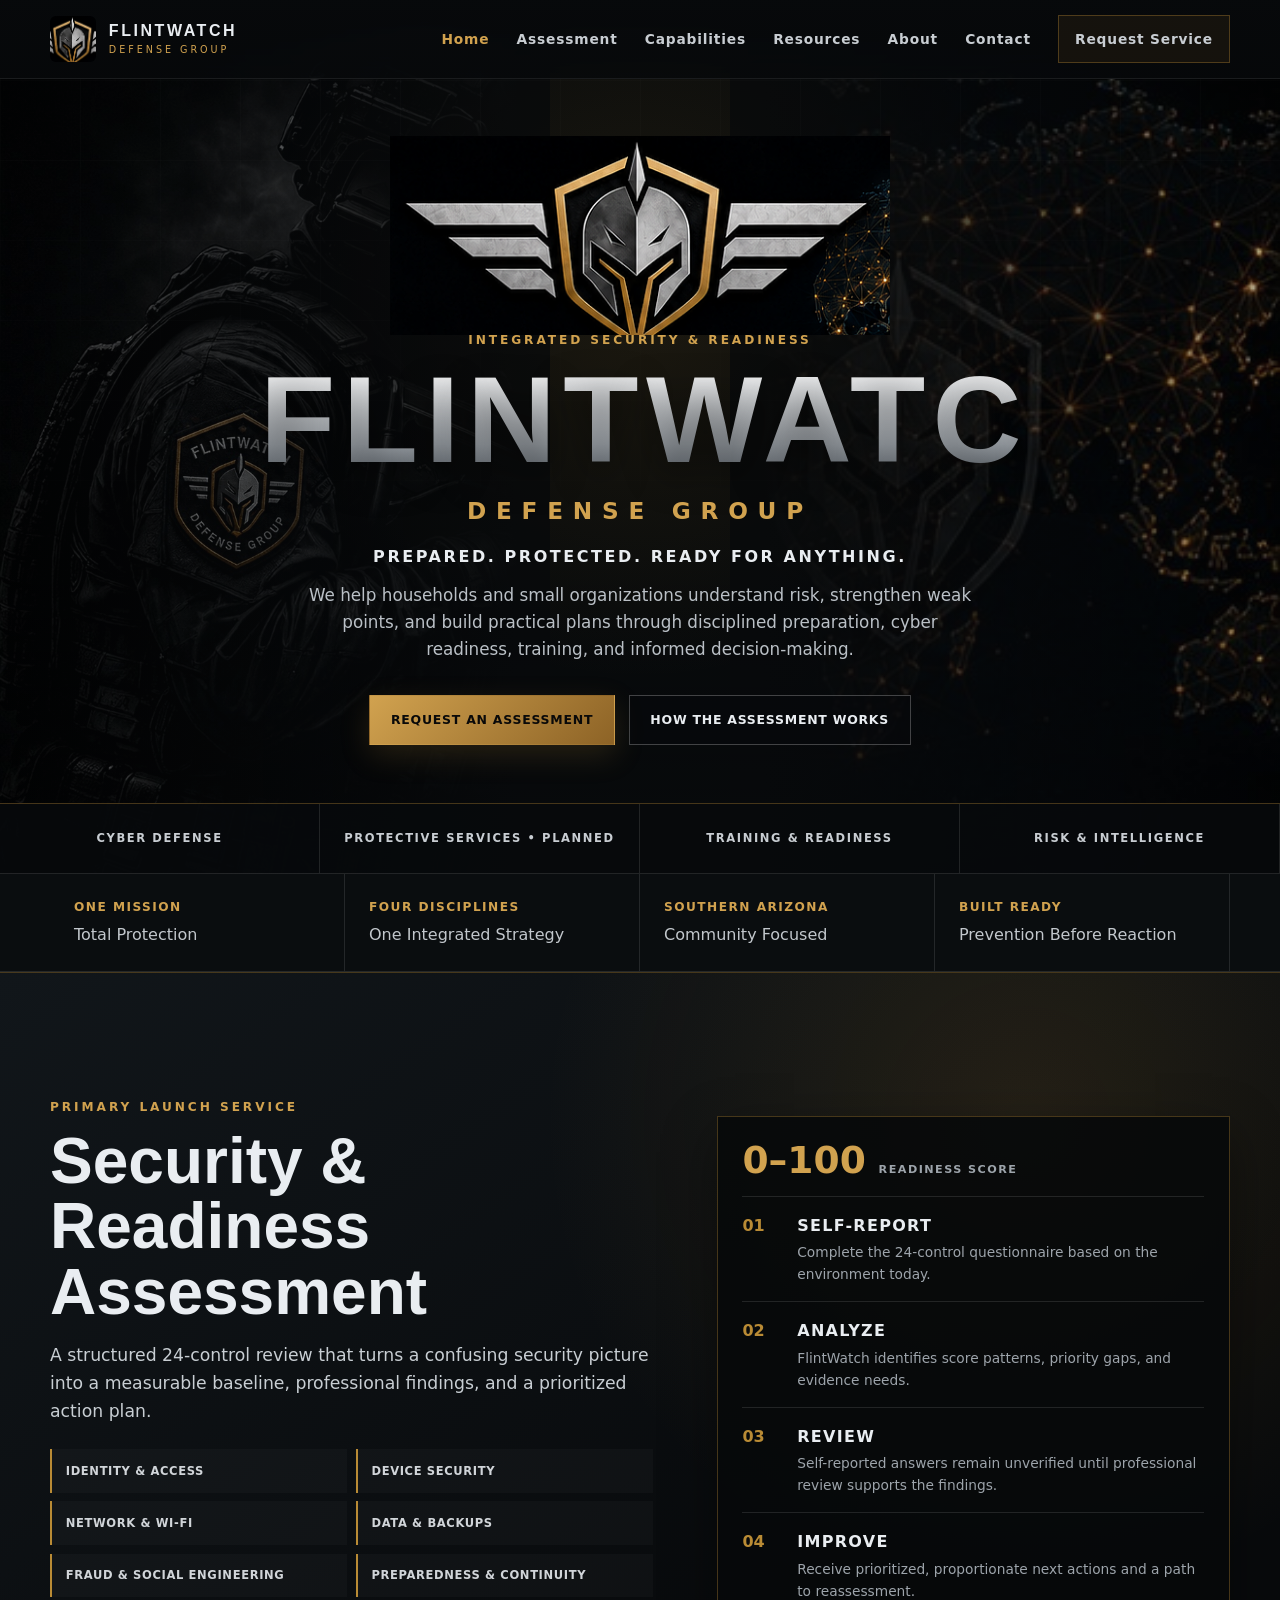
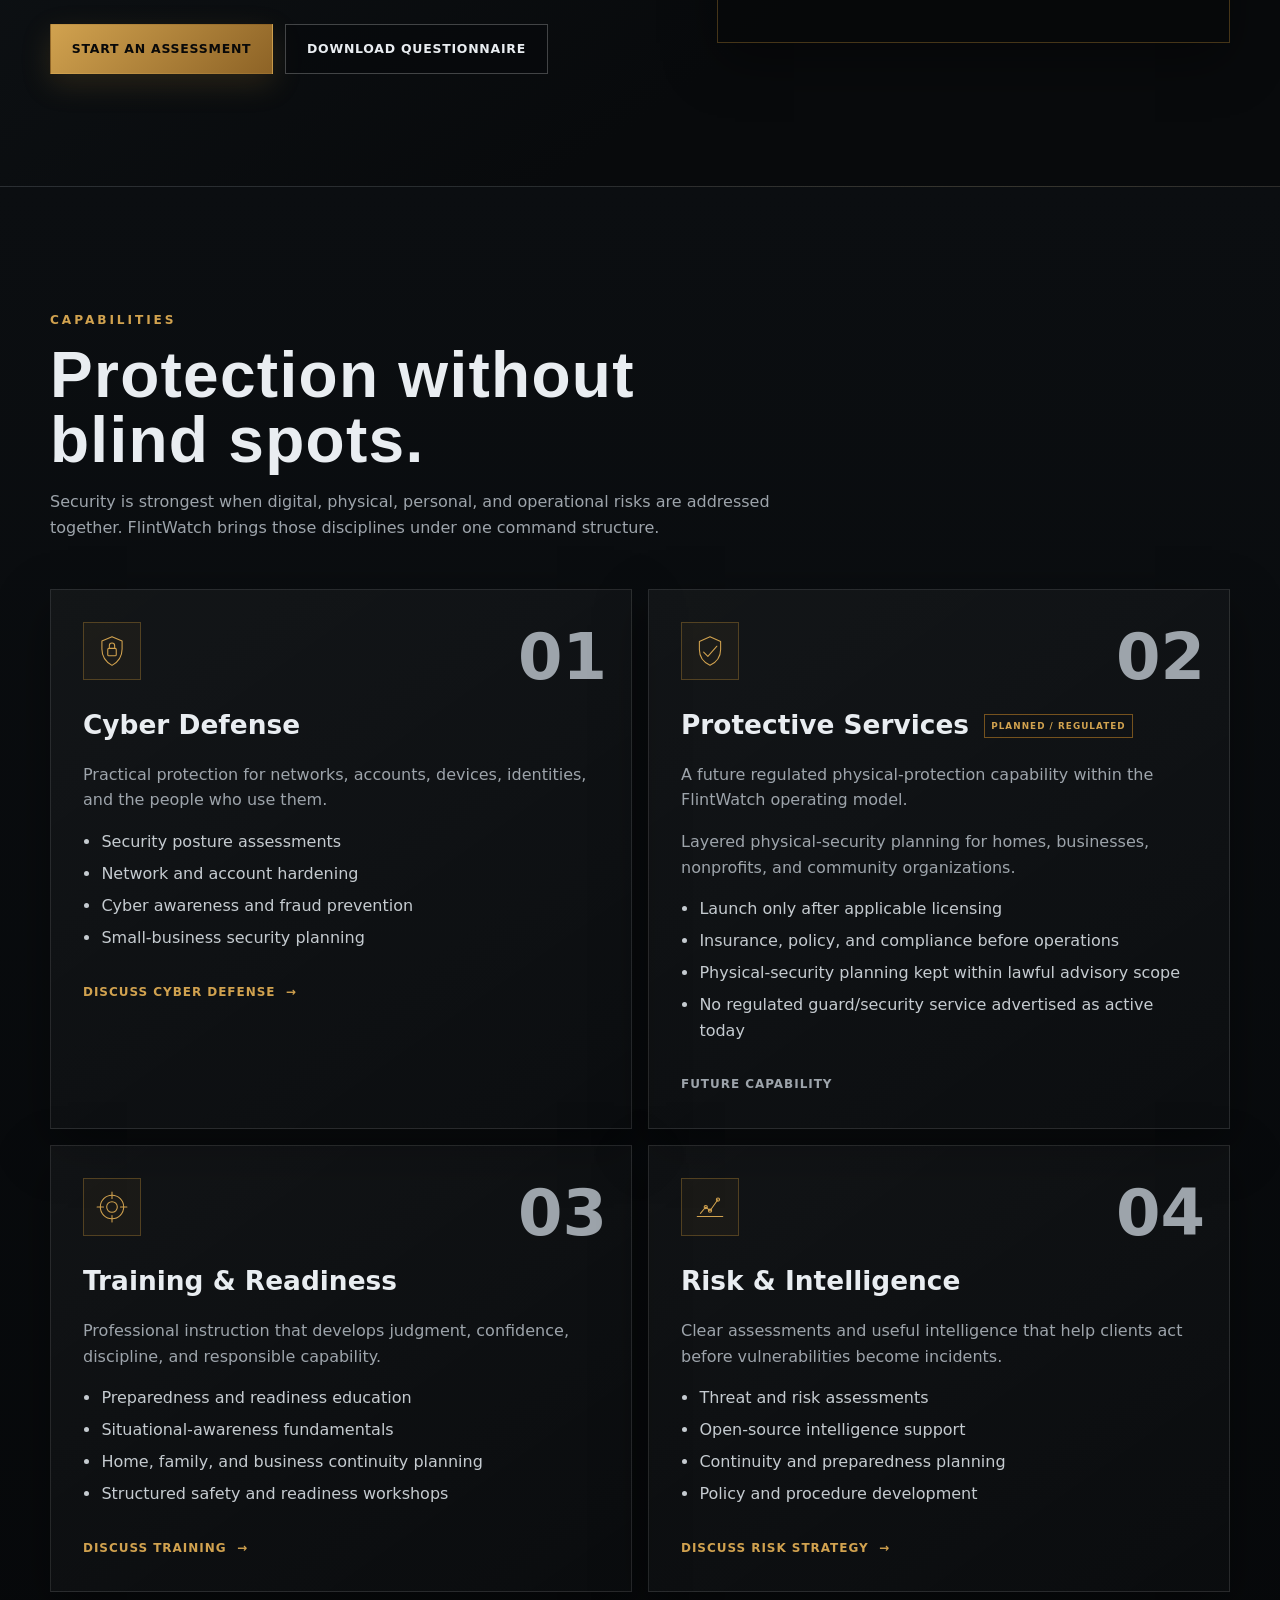
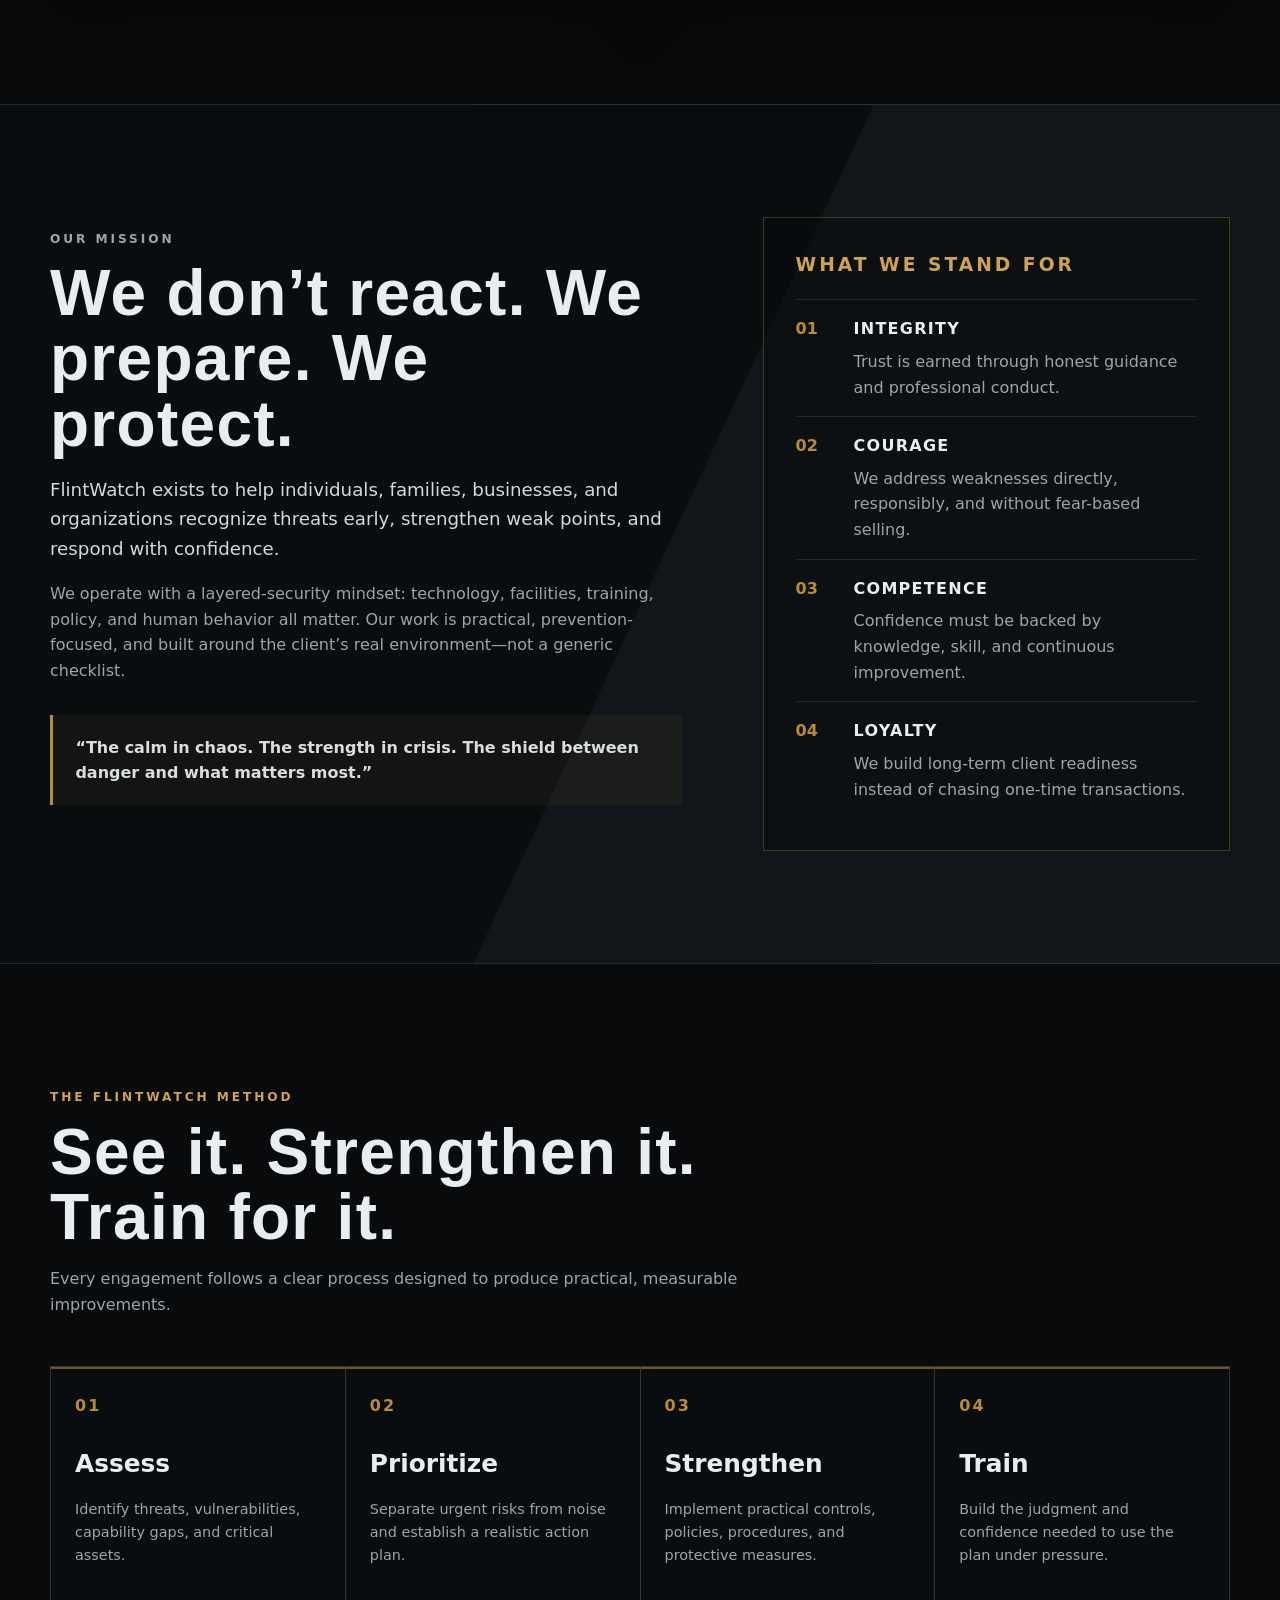
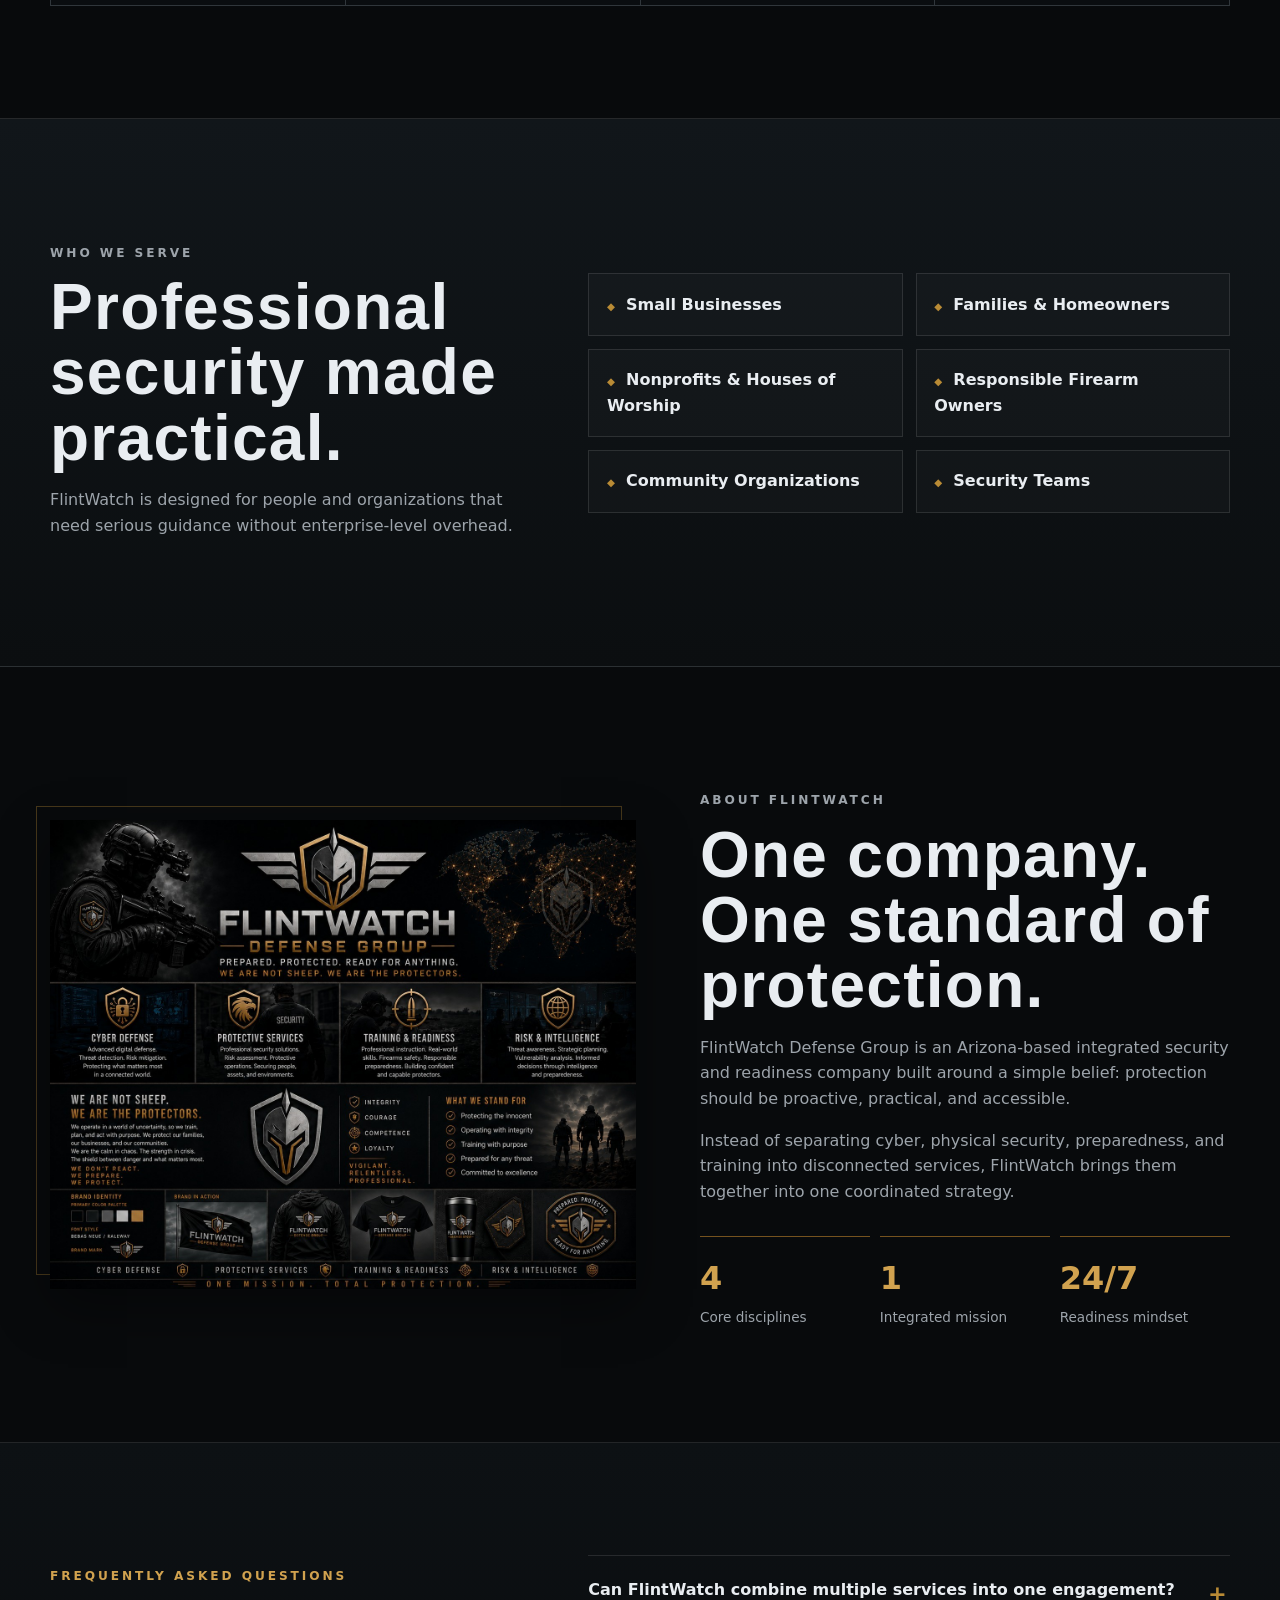
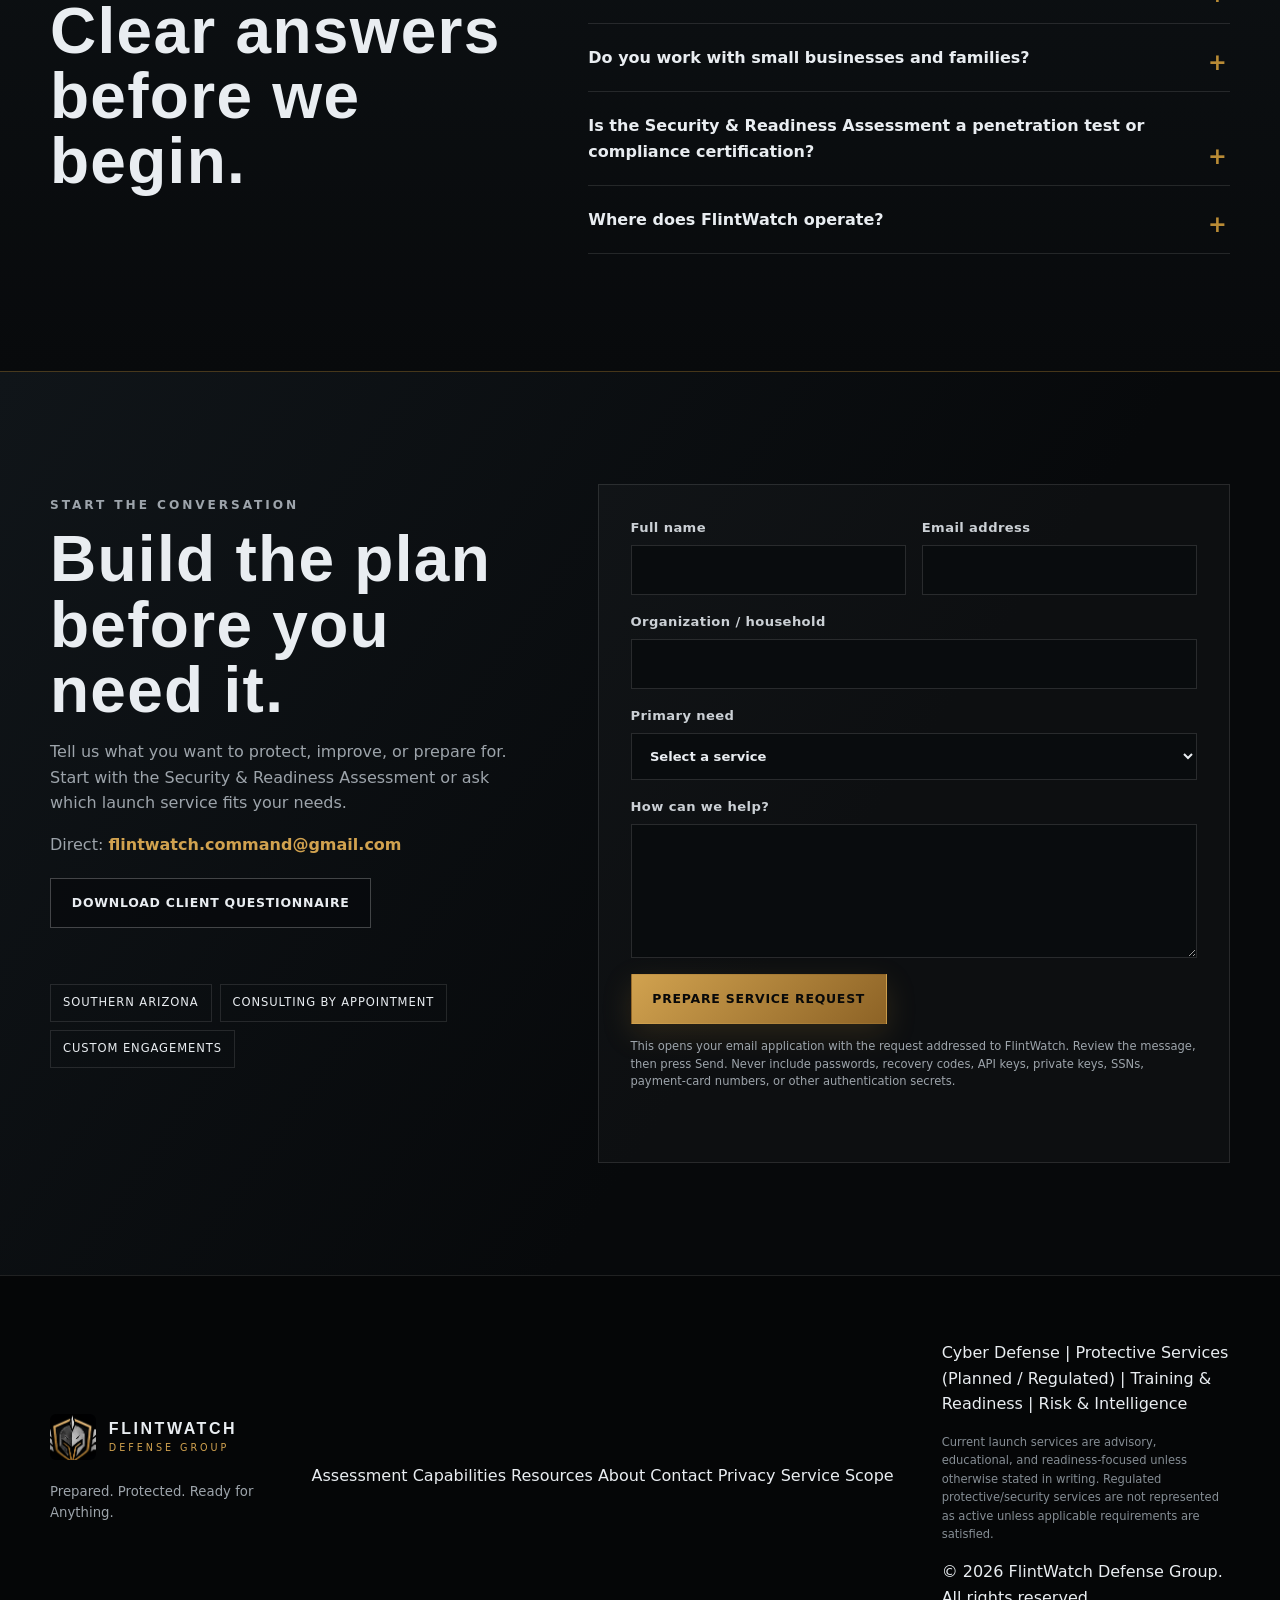
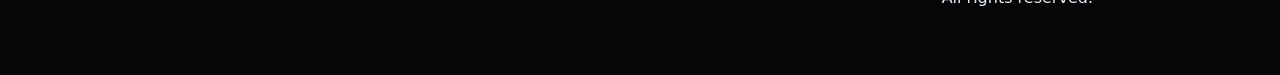
<file: index.html>
<!DOCTYPE html>

<html lang="en">
<head>
<meta charset="utf-8"/>
<meta content="width=device-width, initial-scale=1" name="viewport"/>
<meta content="#07090b" name="theme-color"/>
<meta content="FlintWatch Defense Group helps households and small organizations assess cyber and operational readiness, prioritize risk, and build practical resilience." name="description"/>
<title>FlintWatch Defense Group | Prepared. Protected. Ready for Anything.</title>
<link href="assets/flintwatch-mark.png" rel="icon" type="image/png"/>

<link href="styles.css" rel="stylesheet"/></head>
<body>
<a class="skip-link" href="#main">Skip to content</a>

<a class="skip-link" href="#main">Skip to content</a>
<header class="site-header" id="top">
<div class="nav-shell">
<a aria-label="FlintWatch Defense Group home" class="brand" href="index.html">
<img alt="" class="brand-mark" src="assets/flintwatch-mark.png"/>
<span class="brand-copy"><strong>FLINTWATCH</strong><small>DEFENSE GROUP</small></span>
</a>
<button aria-controls="site-nav" aria-expanded="false" aria-label="Open navigation" class="menu-toggle" type="button">
<span></span><span></span><span></span>
</button>
<nav aria-label="Primary navigation" class="site-nav" id="site-nav">
<a class="active" href="index.html">Home</a><a href="assessment.html">Assessment</a><a href="services.html">Capabilities</a><a href="resources.html">Resources</a><a href="about.html">About</a><a href="contact.html">Contact</a>
<a class="nav-cta" href="client-intake.html">Request Service</a>
</nav>
</div>
</header>

<main id="main">
<section aria-labelledby="hero-title" class="hero">
<div aria-hidden="true" class="hero-media hero-media-left"></div>
<div aria-hidden="true" class="hero-media hero-media-right"></div>
<div aria-hidden="true" class="hero-grid"></div>
<div class="hero-content reveal">
<img alt="FlintWatch shield emblem" class="hero-crest" src="assets/flintwatch-winged-lockup.png"/>
<p class="eyebrow">Integrated Security &amp; Readiness</p>
<h1 id="hero-title">FLINTWATCH</h1>
<p class="hero-subtitle">DEFENSE GROUP</p>
<p class="hero-tagline">Prepared. Protected. Ready for Anything.</p>
<p class="hero-lead">We help households and small organizations understand risk, strengthen weak points, and build practical plans through disciplined preparation, cyber readiness, training, and informed decision-making.</p>
<div class="hero-actions"><a class="button button-primary" href="client-intake.html">Request an Assessment</a><a class="button button-secondary" href="assessment.html">How the Assessment Works</a></div>
</div>
<div aria-label="Core services" class="hero-rail">
<span>Cyber Defense</span>
<span>Protective Services • Planned</span>
<span>Training &amp; Readiness</span>
<span>Risk &amp; Intelligence</span>
</div>
</section>
<section aria-label="Brand promise" class="trust-strip">
<div class="section-shell trust-grid">
<div><strong>One Mission</strong><span>Total Protection</span></div>
<div><strong>Four Disciplines</strong><span>One Integrated Strategy</span></div>
<div><strong>Southern Arizona</strong><span>Community Focused</span></div>
<div><strong>Built Ready</strong><span>Prevention Before Reaction</span></div>
</div>
</section><section class="section primary-assessment" id="assessment">
<div class="section-shell assessment-grid">
<div class="assessment-copy reveal">
<p class="eyebrow">Primary Launch Service</p>
<h2>Security &amp; Readiness Assessment</h2>
<p class="assessment-lead">A structured 24-control review that turns a confusing security picture into a measurable baseline, professional findings, and a prioritized action plan.</p>
<div class="assessment-domains">
<span>Identity &amp; Access</span>
<span>Device Security</span>
<span>Network &amp; Wi-Fi</span>
<span>Data &amp; Backups</span>
<span>Fraud &amp; Social Engineering</span>
<span>Preparedness &amp; Continuity</span>
</div>
<div class="assessment-actions">
<a class="button button-primary" href="client-intake.html">Start an Assessment</a>
<a class="button button-secondary" download="" href="downloads/FlintWatch_Security_Readiness_Self_Assessment.pdf">Download Questionnaire</a>
</div>
</div>
<aside class="assessment-panel reveal">
<div class="assessment-score"><strong>0–100</strong><span>READINESS SCORE</span></div>
<ol>
<li><b>01</b><div><strong>SELF-REPORT</strong><p>Complete the 24-control questionnaire based on the environment today.</p></div></li>
<li><b>02</b><div><strong>ANALYZE</strong><p>FlintWatch identifies score patterns, priority gaps, and evidence needs.</p></div></li>
<li><b>03</b><div><strong>REVIEW</strong><p>Self-reported answers remain unverified until professional review supports the findings.</p></div></li>
<li><b>04</b><div><strong>IMPROVE</strong><p>Receive prioritized, proportionate next actions and a path to reassessment.</p></div></li>
</ol>
</aside>
</div>
</section>
<section aria-labelledby="services-title" class="section services" id="services">
<div class="section-shell">
<div class="section-heading reveal">
<p class="eyebrow">Capabilities</p>
<h2 id="services-title">Protection without blind spots.</h2>
<p>Security is strongest when digital, physical, personal, and operational risks are addressed together. FlintWatch brings those disciplines under one command structure.</p>
</div>
<div class="service-grid">
<article class="service-card reveal">
<div aria-hidden="true" class="service-icon">
<svg role="img" viewbox="0 0 64 64"><path d="M32 5 51 13v15c0 13-7.7 24.6-19 31C20.7 52.6 13 41 13 28V13L32 5Z"></path><rect height="14" rx="2" width="16" x="24" y="27"></rect><path d="M27 27v-5a5 5 0 0 1 10 0v5"></path></svg>
</div>
<p class="card-number">01</p>
<h3>Cyber Defense</h3>
<p>Practical protection for networks, accounts, devices, identities, and the people who use them.</p>
<ul>
<li>Security posture assessments</li>
<li>Network and account hardening</li>
<li>Cyber awareness and fraud prevention</li>
<li>Small-business security planning</li>
</ul>
<a class="text-link" href="#contact">Discuss cyber defense <span>→</span></a>
</article>
<article class="service-card reveal">
<div aria-hidden="true" class="service-icon">
<svg role="img" viewbox="0 0 64 64"><path d="M32 5 52 14v15c0 13-8 24-20 30C20 53 12 42 12 29V14L32 5Z"></path><path d="m20 34 8 8 17-19"></path></svg>
</div>
<p class="card-number">02</p>
<h3>
  Protective Services
  <span class="planned-label">PLANNED / REGULATED</span>
</h3>
<p>
  A future regulated physical-protection capability within the FlintWatch operating model.
</p>
<p>Layered physical-security planning for homes, businesses, nonprofits, and community organizations.</p>
<ul><li>Launch only after applicable licensing</li><li>Insurance, policy, and compliance before operations</li><li>Physical-security planning kept within lawful advisory scope</li><li>No regulated guard/security service advertised as active today</li></ul>
<span class="text-link muted-link">Future capability</span>
</article>
<article class="service-card reveal">
<div aria-hidden="true" class="service-icon">
<svg role="img" viewbox="0 0 64 64"><circle cx="32" cy="32" r="22"></circle><circle cx="32" cy="32" r="10"></circle><path d="M32 4v12M32 48v12M4 32h12M48 32h12"></path></svg>
</div>
<p class="card-number">03</p>
<h3>Training &amp; Readiness</h3>
<p>Professional instruction that develops judgment, confidence, discipline, and responsible capability.</p>
<ul><li>Preparedness and readiness education</li><li>Situational-awareness fundamentals</li><li>Home, family, and business continuity planning</li><li>Structured safety and readiness workshops</li></ul>
<a class="text-link" href="#contact">Discuss training <span>→</span></a>
</article>
<article class="service-card reveal">
<div aria-hidden="true" class="service-icon">
<svg role="img" viewbox="0 0 64 64"><path d="M8 50h48M14 44l10-12 8 7 15-21"></path><circle cx="24" cy="32" r="3"></circle><circle cx="32" cy="39" r="3"></circle><circle cx="47" cy="18" r="3"></circle></svg>
</div>
<p class="card-number">04</p>
<h3>Risk &amp; Intelligence</h3>
<p>Clear assessments and useful intelligence that help clients act before vulnerabilities become incidents.</p>
<ul>
<li>Threat and risk assessments</li>
<li>Open-source intelligence support</li>
<li>Continuity and preparedness planning</li>
<li>Policy and procedure development</li>
</ul>
<a class="text-link" href="#contact">Discuss risk strategy <span>→</span></a>
</article>
</div>
</div>
</section>
<section aria-labelledby="mission-title" class="section mission" id="mission">
<div class="section-shell mission-grid">
<div class="mission-copy reveal">
<p class="eyebrow">Our Mission</p>
<h2 id="mission-title">We don’t react. We prepare. We protect.</h2>
<p class="mission-lead">FlintWatch exists to help individuals, families, businesses, and organizations recognize threats early, strengthen weak points, and respond with confidence.</p>
<p>We operate with a layered-security mindset: technology, facilities, training, policy, and human behavior all matter. Our work is practical, prevention-focused, and built around the client’s real environment—not a generic checklist.</p>
<div class="mission-quote">“The calm in chaos. The strength in crisis. The shield between danger and what matters most.”</div>
</div>
<div class="values-panel reveal">
<h3>What We Stand For</h3>
<div class="value-list">
<div><span>01</span><strong>Integrity</strong><p>Trust is earned through honest guidance and professional conduct.</p></div>
<div><span>02</span><strong>Courage</strong><p>We address weaknesses directly, responsibly, and without fear-based selling.</p></div>
<div><span>03</span><strong>Competence</strong><p>Confidence must be backed by knowledge, skill, and continuous improvement.</p></div>
<div><span>04</span><strong>Loyalty</strong><p>We build long-term client readiness instead of chasing one-time transactions.</p></div>
</div>
</div>
</div>
</section>
<section aria-labelledby="approach-title" class="section approach" id="approach">
<div class="section-shell">
<div class="section-heading reveal">
<p class="eyebrow">The FlintWatch Method</p>
<h2 id="approach-title">See it. Strengthen it. Train for it.</h2>
<p>Every engagement follows a clear process designed to produce practical, measurable improvements.</p>
</div>
<div class="process-grid">
<article class="process-step reveal"><span>01</span><h3>Assess</h3><p>Identify threats, vulnerabilities, capability gaps, and critical assets.</p></article>
<article class="process-step reveal"><span>02</span><h3>Prioritize</h3><p>Separate urgent risks from noise and establish a realistic action plan.</p></article>
<article class="process-step reveal"><span>03</span><h3>Strengthen</h3><p>Implement practical controls, policies, procedures, and protective measures.</p></article>
<article class="process-step reveal"><span>04</span><h3>Train</h3><p>Build the judgment and confidence needed to use the plan under pressure.</p></article>
</div>
</div>
</section>
<section aria-labelledby="audience-title" class="section audience">
<div class="section-shell audience-grid">
<div class="audience-copy reveal">
<p class="eyebrow">Who We Serve</p>
<h2 id="audience-title">Professional security made practical.</h2>
<p>FlintWatch is designed for people and organizations that need serious guidance without enterprise-level overhead.</p>
</div>
<div class="audience-list reveal">
<span>Small Businesses</span>
<span>Families &amp; Homeowners</span>
<span>Nonprofits &amp; Houses of Worship</span>
<span>Responsible Firearm Owners</span>
<span>Community Organizations</span>
<span>Security Teams</span>
</div>
</div>
</section>
<section aria-labelledby="about-title" class="section about" id="about">
<div class="section-shell about-grid">
<div class="about-visual reveal">
<img alt="FlintWatch Defense Group brand identity board showing cyber defense, protective services, training and readiness, and risk intelligence." src="assets/flintwatch-brand-board-web.jpg"/>
</div>
<div class="about-copy reveal">
<p class="eyebrow">About FlintWatch</p>
<h2 id="about-title">One company. One standard of protection.</h2>
<p>FlintWatch Defense Group is an Arizona-based integrated security and readiness company built around a simple belief: protection should be proactive, practical, and accessible.</p>
<p>Instead of separating cyber, physical security, preparedness, and training into disconnected services, FlintWatch brings them together into one coordinated strategy.</p>
<div class="about-stats">
<div><strong>4</strong><span>Core disciplines</span></div>
<div><strong>1</strong><span>Integrated mission</span></div>
<div><strong>24/7</strong><span>Readiness mindset</span></div>
</div>
</div>
</div>
</section>
<section aria-labelledby="faq-title" class="section faq">
<div class="section-shell faq-grid">
<div class="section-heading reveal">
<p class="eyebrow">Frequently Asked Questions</p>
<h2 id="faq-title">Clear answers before we begin.</h2>
</div>
<div class="accordion reveal">
<details>
<summary>Can FlintWatch combine multiple services into one engagement?</summary>
<p>Yes. Integrated engagements can combine cyber readiness, preparedness, continuity, selected physical-security planning, policy, and training recommendations when they fit the lawful scope of the engagement.</p>
</details>
<details>
<summary>Do you work with small businesses and families?</summary>
<p>Yes. FlintWatch is specifically structured to make professional security guidance practical for small organizations, families, and community groups.</p>
</details>
<details>
<summary>Is the Security &amp; Readiness Assessment a penetration test or compliance certification?</summary>
<p>No. It is a defensive readiness baseline and professional advisory review. It does not perform exploitation or penetration testing, provide legal advice, certify compliance, or guarantee security.</p>
</details>
<details>
<summary>Where does FlintWatch operate?</summary>
<p>FlintWatch is based in Arizona and is initially focused on serving clients throughout Southern Arizona. Expanded service areas can be discussed during intake.</p>
</details>
</div>
</div>
</section>
<section aria-labelledby="contact-title" class="section contact" id="contact">
<div class="section-shell contact-grid">
<div class="contact-copy reveal">
<p class="eyebrow">Start the Conversation</p>
<h2 id="contact-title">Build the plan before you need it.</h2>
<p>Tell us what you want to protect, improve, or prepare for. Start with the Security &amp; Readiness Assessment or ask which launch service fits your needs.</p><p class="direct-email">Direct: <a href="mailto:flintwatch.command@gmail.com">flintwatch.command@gmail.com</a></p><a class="button button-secondary questionnaire-link" download="" href="downloads/FlintWatch_Security_Readiness_Self_Assessment.pdf">Download Client Questionnaire</a>
<div class="contact-badges">
<span>Southern Arizona</span>
<span>Consulting by Appointment</span>
<span>Custom Engagements</span>
</div>
</div>
<form class="contact-form reveal" id="service-request" novalidate="">
<div class="form-row">
<label>Full name<input autocomplete="name" name="name" required="" type="text"/></label>
<label>Email address<input autocomplete="email" name="email" required="" type="email"/></label>
</div>
<label>Organization / household<input autocomplete="organization" name="organization" type="text"/></label>
<label>Primary need
            <select name="service" required=""><option value="">Select a service</option><option value="Security &amp; Readiness Assessment">Security &amp; Readiness Assessment</option><option value="Cyber Readiness Advisory">Cyber Readiness Advisory</option><option value="Training &amp; Readiness">Training &amp; Readiness</option><option value="Risk Review &amp; Planning">Risk Review &amp; Planning</option><option value="General Inquiry">General Inquiry</option></select>
</label>
<label>How can we help?<textarea name="message" required="" rows="5"></textarea></label>
<button class="button button-primary" type="submit">Prepare Service Request</button><p class="form-note">This opens your email application with the request addressed to FlintWatch. Review the message, then press Send. Never include passwords, recovery codes, API keys, private keys, SSNs, payment-card numbers, or other authentication secrets.</p>
<p aria-live="polite" class="form-status" id="form-status" role="status"></p>
</form>
</div>
</section>
</main>
<footer class="site-footer">
<div class="section-shell footer-grid">
<div class="footer-brand">
<a class="brand" href="index.html">
<img alt="" class="brand-mark" src="assets/flintwatch-mark.png"/>
<span class="brand-copy"><strong>FLINTWATCH</strong><small>DEFENSE GROUP</small></span>
</a>
<p>Prepared. Protected. Ready for Anything.</p>
</div>
<div class="footer-nav">
<a href="assessment.html">Assessment</a>
<a href="services.html">Capabilities</a>
<a href="resources.html">Resources</a>
<a href="about.html">About</a>
<a href="contact.html">Contact</a>
<a href="privacy.html">Privacy</a>
<a href="scope.html">Service Scope</a>
</div>
<div class="footer-meta">
<p>Cyber Defense | Protective Services (Planned / Regulated) | Training &amp; Readiness | Risk &amp; Intelligence</p>
<p class="footer-scope">Current launch services are advisory, educational, and readiness-focused unless otherwise stated in writing. Regulated protective/security services are not represented as active unless applicable requirements are satisfied.</p>
<p>© <span data-year=""></span> FlintWatch Defense Group. All rights reserved.</p>
</div>
</div>
</footer>

<script src="script.js"></script></body>
</html>
</file>
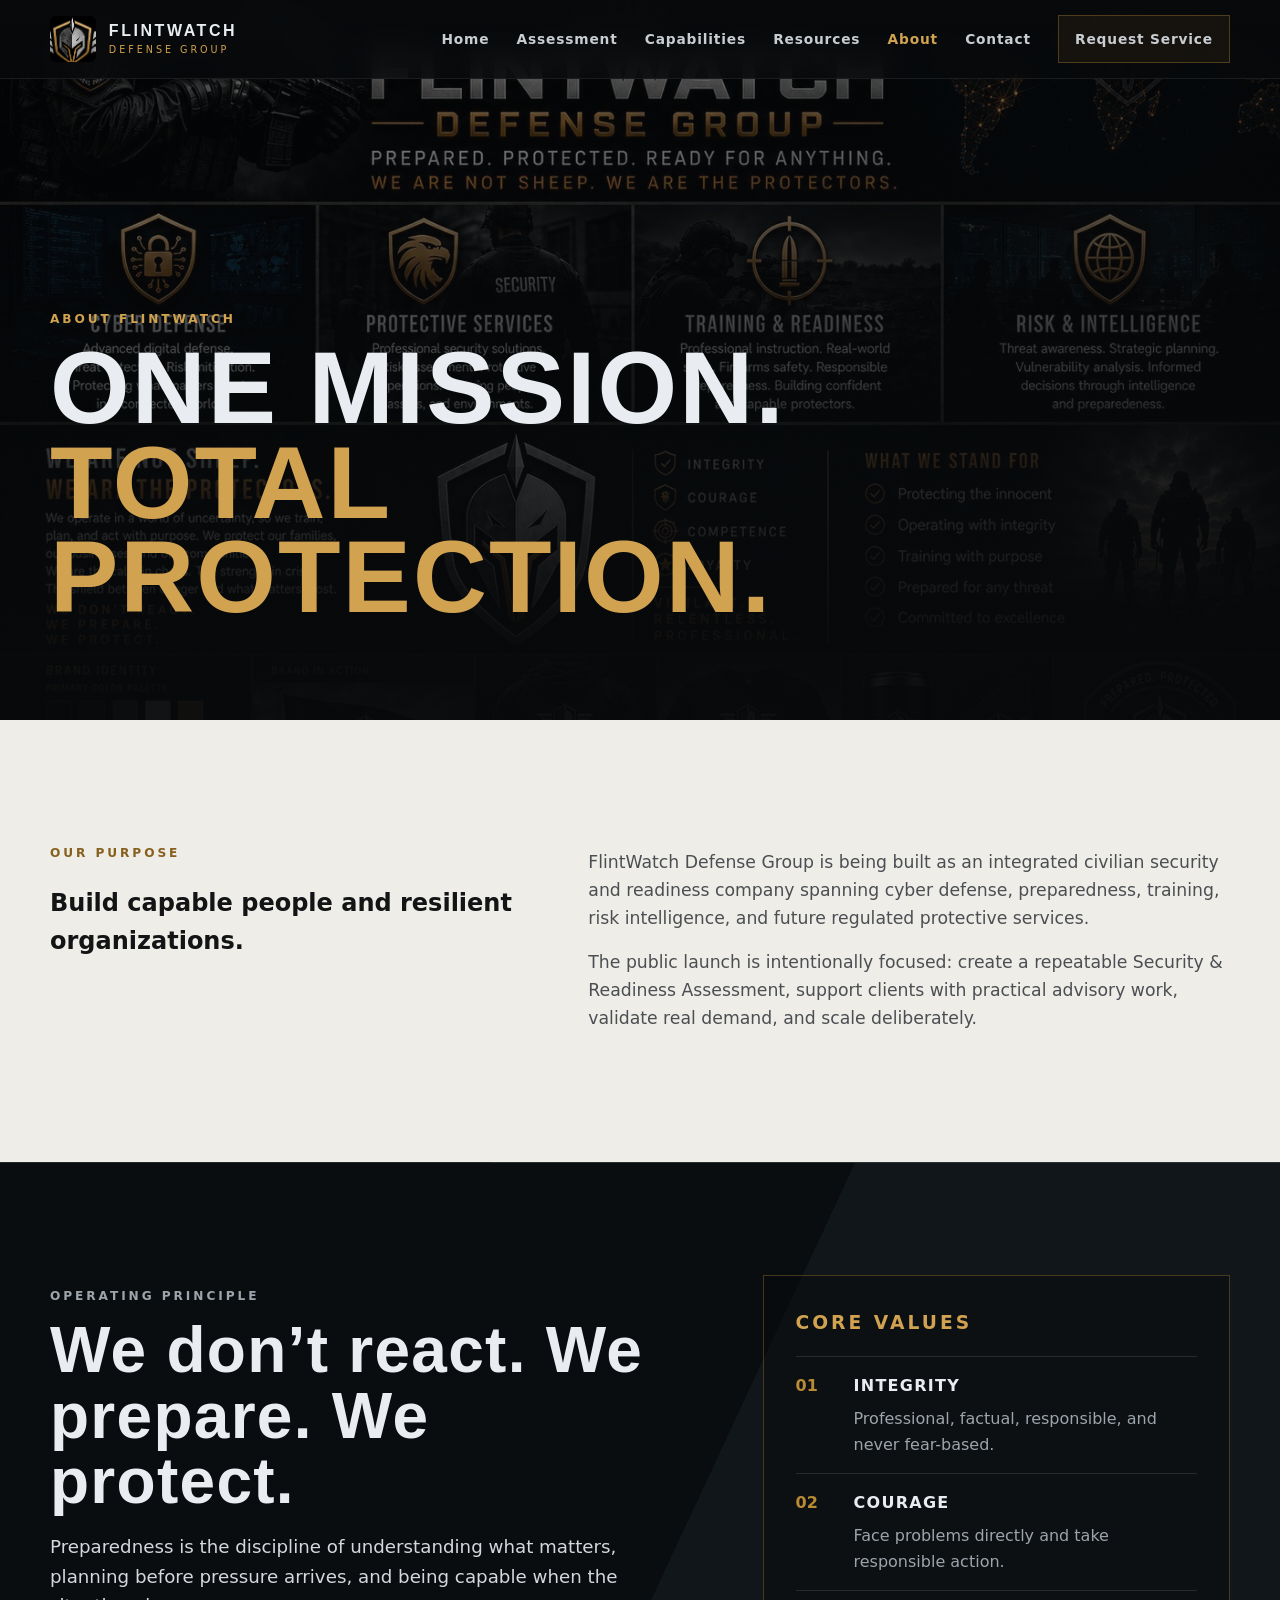
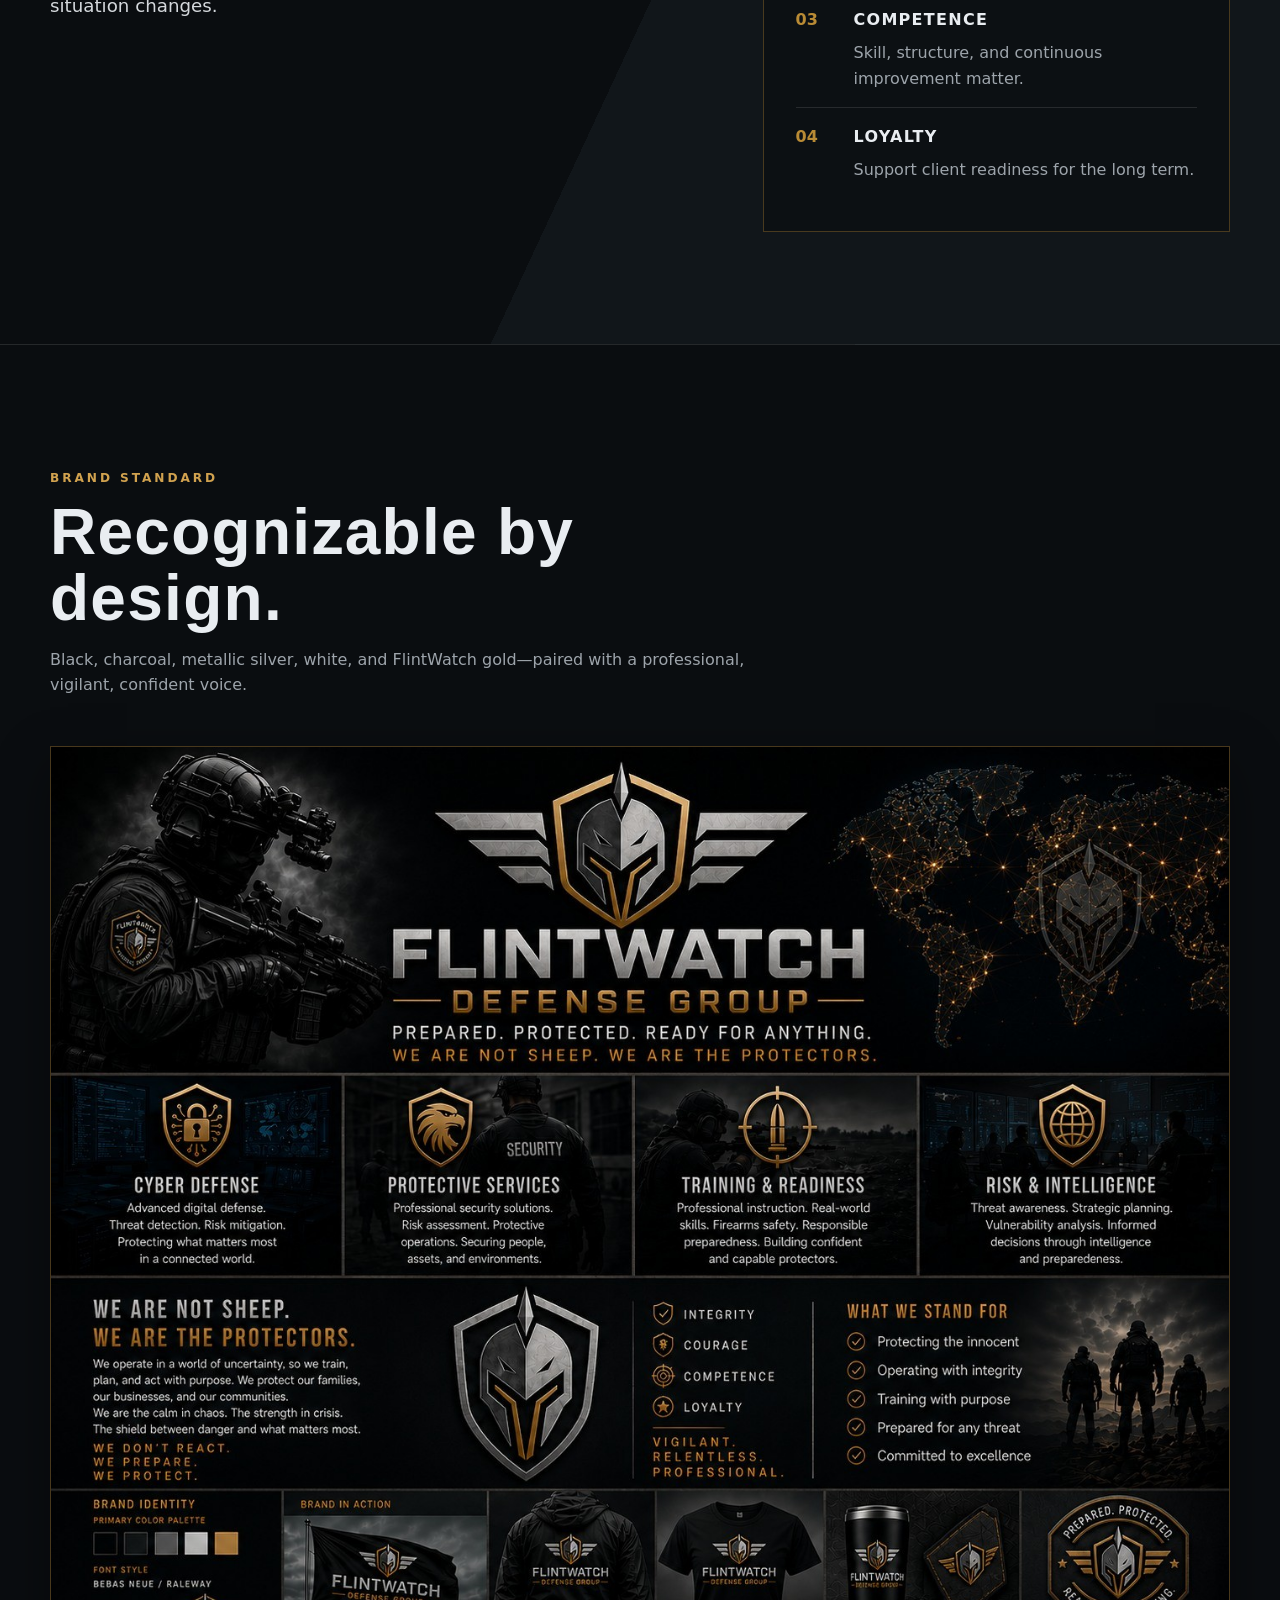
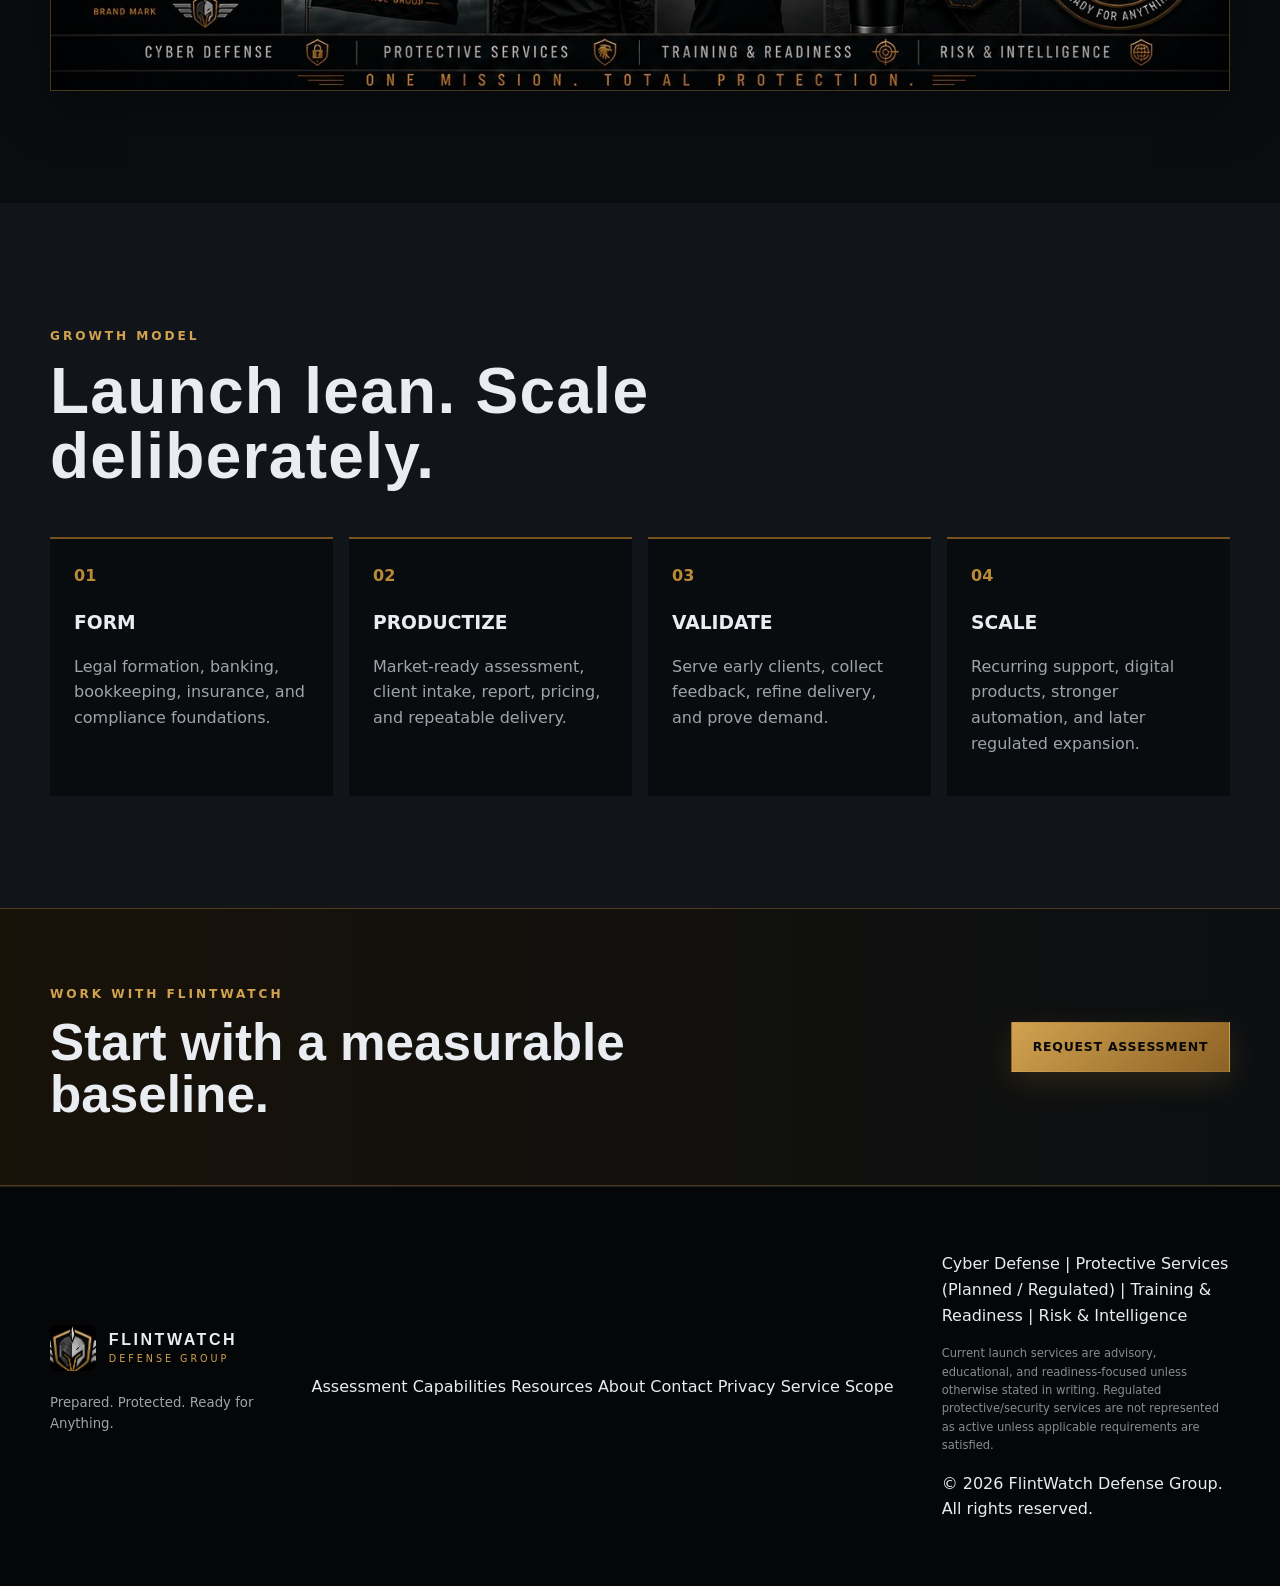
<file: about.html>
<!doctype html>
<html lang="en">
<head>
  <meta charset="utf-8">
  <meta name="viewport" content="width=device-width, initial-scale=1">
  <meta name="theme-color" content="#07090b">
  <meta name="description" content="Learn the FlintWatch Defense Group mission, values, integrated readiness model, brand identity, and phased growth vision.">
  <meta name="robots" content="index,follow">
  <meta property="og:type" content="website">
  <meta property="og:title" content="About FlintWatch | FlintWatch Defense Group">
  <meta property="og:description" content="Learn the FlintWatch Defense Group mission, values, integrated readiness model, brand identity, and phased growth vision.">
  <meta property="og:image" content="assets/flintwatch-brand-board-web.jpg">
  <meta name="twitter:card" content="summary_large_image">
  <title>About FlintWatch | FlintWatch Defense Group</title>
  <link rel="icon" href="assets/flintwatch-mark.png" type="image/png">
  <link rel="manifest" href="site.webmanifest">
  <link rel="stylesheet" href="styles.css">
</head><body>
<a class="skip-link" href="#main">Skip to content</a>
<header class="site-header" id="top">
  <div class="nav-shell">
    <a class="brand" href="index.html" aria-label="FlintWatch Defense Group home">
      <img src="assets/flintwatch-mark.png" alt="" class="brand-mark">
      <span class="brand-copy"><strong>FLINTWATCH</strong><small>DEFENSE GROUP</small></span>
    </a>
    <button class="menu-toggle" type="button" aria-expanded="false" aria-controls="site-nav" aria-label="Open navigation">
      <span></span><span></span><span></span>
    </button>
    <nav class="site-nav" id="site-nav" aria-label="Primary navigation">
      <a href="index.html">Home</a><a href="assessment.html">Assessment</a><a href="services.html">Capabilities</a><a href="resources.html">Resources</a><a href="about.html" class="active">About</a><a href="contact.html">Contact</a>
      <a class="nav-cta" href="client-intake.html">Request Service</a>
    </nav>
  </div>
</header>

<main id="main">
  <section class="brand-page-hero">
    <div class="brand-bg" aria-hidden="true"></div>
    <div class="brand-overlay"></div>
    <div class="section-shell reveal">
      <p class="eyebrow">About FlintWatch</p>
      <h1>ONE MISSION.<br><span>TOTAL PROTECTION.</span></h1>
    </div>
  </section>

  <section class="section light-section">
    <div class="section-shell light-grid">
      <div class="reveal"><p class="eyebrow">Our Purpose</p><h2>Build capable people and resilient organizations.</h2></div>
      <div class="light-copy reveal">
        <p>FlintWatch Defense Group is being built as an integrated civilian security and readiness company spanning cyber defense, preparedness, training, risk intelligence, and future regulated protective services.</p>
        <p>The public launch is intentionally focused: create a repeatable Security &amp; Readiness Assessment, support clients with practical advisory work, validate real demand, and scale deliberately.</p>
      </div>
    </div>
  </section>

  <section class="section mission">
    <div class="section-shell mission-grid">
      <div class="mission-copy reveal">
        <p class="eyebrow">Operating Principle</p>
        <h2>We don’t react. We prepare. We protect.</h2>
        <p class="mission-lead">Preparedness is the discipline of understanding what matters, planning before pressure arrives, and being capable when the situation changes.</p>
      </div>
      <div class="values-panel reveal">
        <h3>CORE VALUES</h3>
        <div class="value-list">
          <div><span>01</span><strong>Integrity</strong><p>Professional, factual, responsible, and never fear-based.</p></div>
          <div><span>02</span><strong>Courage</strong><p>Face problems directly and take responsible action.</p></div>
          <div><span>03</span><strong>Competence</strong><p>Skill, structure, and continuous improvement matter.</p></div>
          <div><span>04</span><strong>Loyalty</strong><p>Support client readiness for the long term.</p></div>
        </div>
      </div>
    </div>
  </section>

  <section class="section" style="background:#0a0d10;">
    <div class="section-shell">
      <div class="section-heading reveal">
        <p class="eyebrow">Brand Standard</p>
        <h2>Recognizable by design.</h2>
        <p class="section-copy">Black, charcoal, metallic silver, white, and FlintWatch gold—paired with a professional, vigilant, confident voice.</p>
      </div>
      <img class="full-brand-board reveal" src="assets/flintwatch-brand-board-web.jpg" alt="FlintWatch Defense Group brand standards and four divisions">
    </div>
  </section>

  <section class="section" style="background:#111519;">
    <div class="section-shell">
      <div class="section-heading reveal"><p class="eyebrow">Growth Model</p><h2>Launch lean. Scale deliberately.</h2></div>
      <div class="roadmap-grid">
        <article><span>01</span><h3>FORM</h3><p>Legal formation, banking, bookkeeping, insurance, and compliance foundations.</p></article>
        <article><span>02</span><h3>PRODUCTIZE</h3><p>Market-ready assessment, client intake, report, pricing, and repeatable delivery.</p></article>
        <article><span>03</span><h3>VALIDATE</h3><p>Serve early clients, collect feedback, refine delivery, and prove demand.</p></article>
        <article><span>04</span><h3>SCALE</h3><p>Recurring support, digital products, stronger automation, and later regulated expansion.</p></article>
      </div>
    </div>
  </section>

  <section class="cta-band">
    <div class="section-shell cta-inner">
      <div><p class="eyebrow">Work With FlintWatch</p><h2>Start with a measurable baseline.</h2></div>
      <a class="button button-primary" href="client-intake.html">Request Assessment</a>
    </div>
  </section>
</main>

<footer class="site-footer">
  <div class="section-shell footer-grid">
    <div class="footer-brand">
      <a class="brand" href="index.html">
        <img src="assets/flintwatch-mark.png" alt="" class="brand-mark">
        <span class="brand-copy"><strong>FLINTWATCH</strong><small>DEFENSE GROUP</small></span>
      </a>
      <p>Prepared. Protected. Ready for Anything.</p>
    </div>
    <div class="footer-nav">
      <a href="assessment.html">Assessment</a>
      <a href="services.html">Capabilities</a>
      <a href="resources.html">Resources</a>
      <a href="about.html">About</a>
      <a href="contact.html">Contact</a>
      <a href="privacy.html">Privacy</a>
      <a href="scope.html">Service Scope</a>
    </div>
    <div class="footer-meta">
      <p>Cyber Defense | Protective Services (Planned / Regulated) | Training &amp; Readiness | Risk &amp; Intelligence</p>
      <p class="footer-scope">Current launch services are advisory, educational, and readiness-focused unless otherwise stated in writing. Regulated protective/security services are not represented as active unless applicable requirements are satisfied.</p>
      <p>© <span data-year></span> FlintWatch Defense Group. All rights reserved.</p>
    </div>
  </div>
</footer>
<script src="script.js"></script>
</body>
</html>
</file>
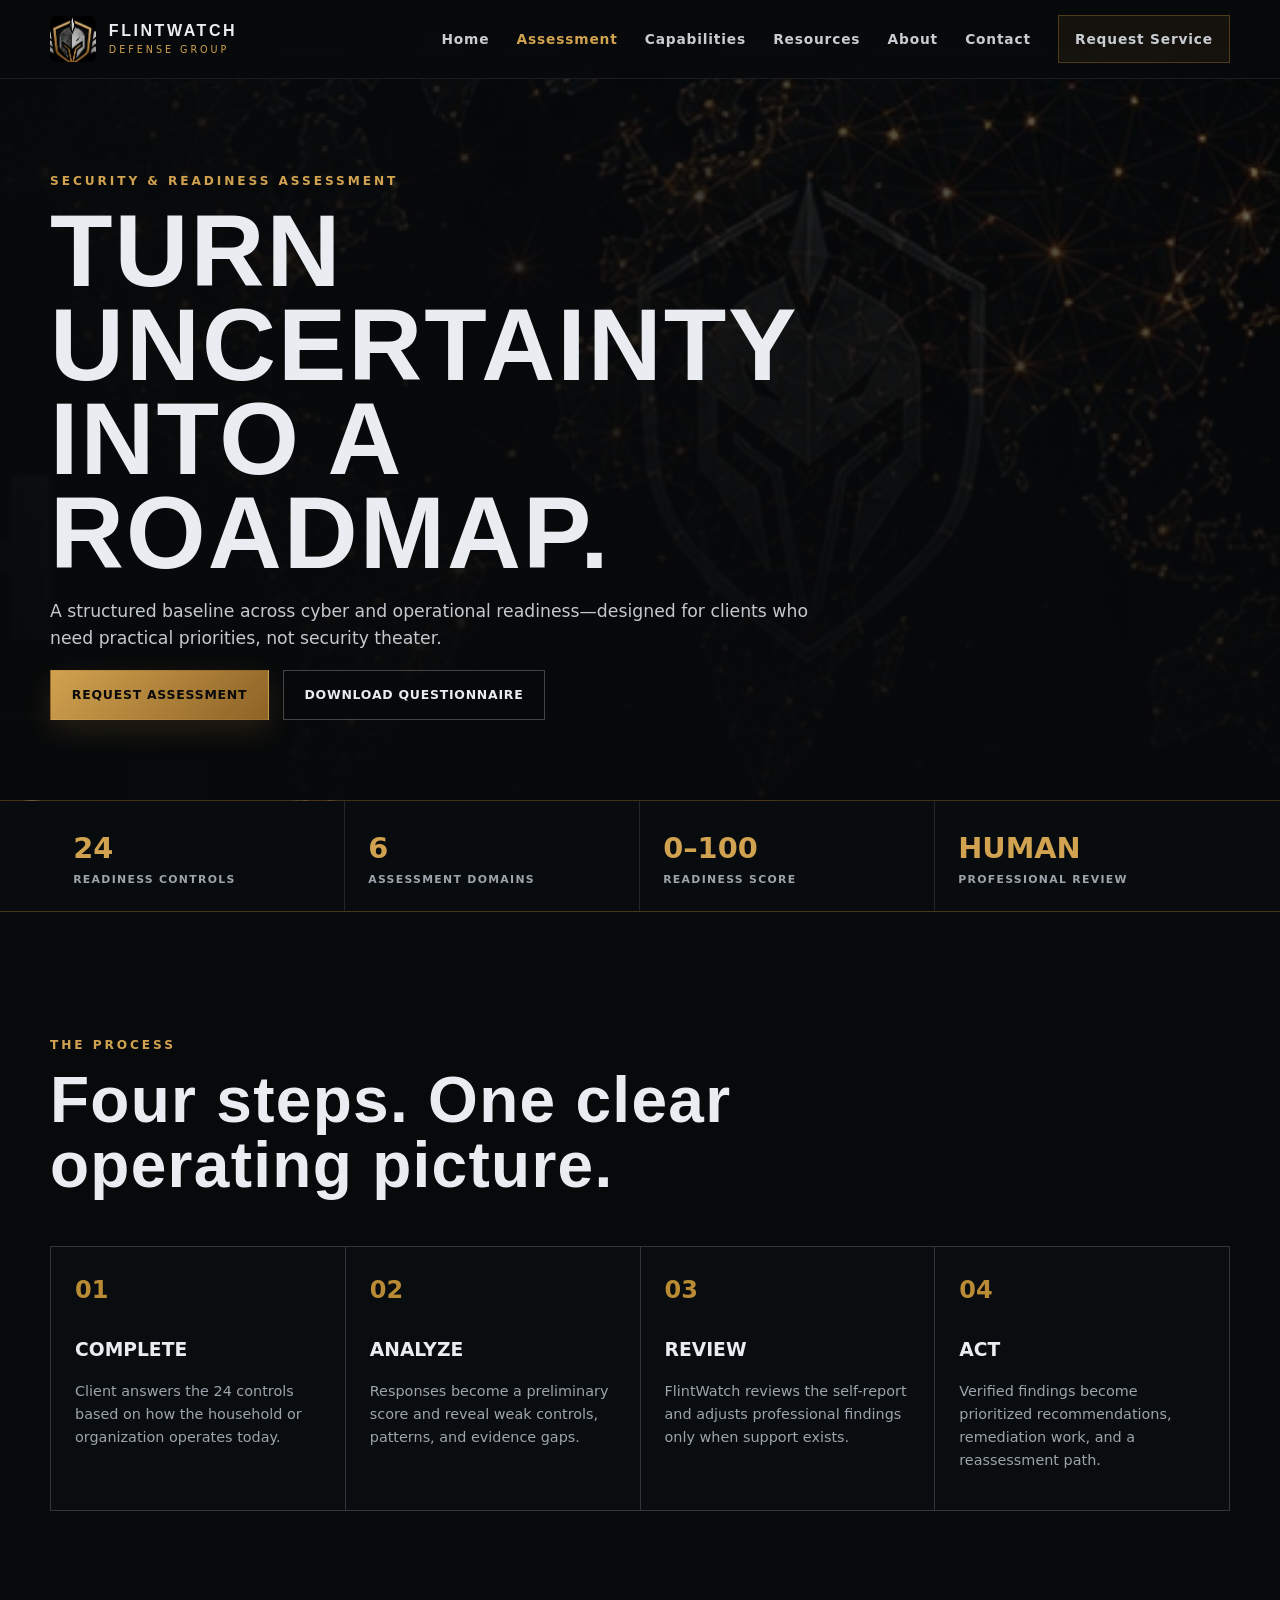
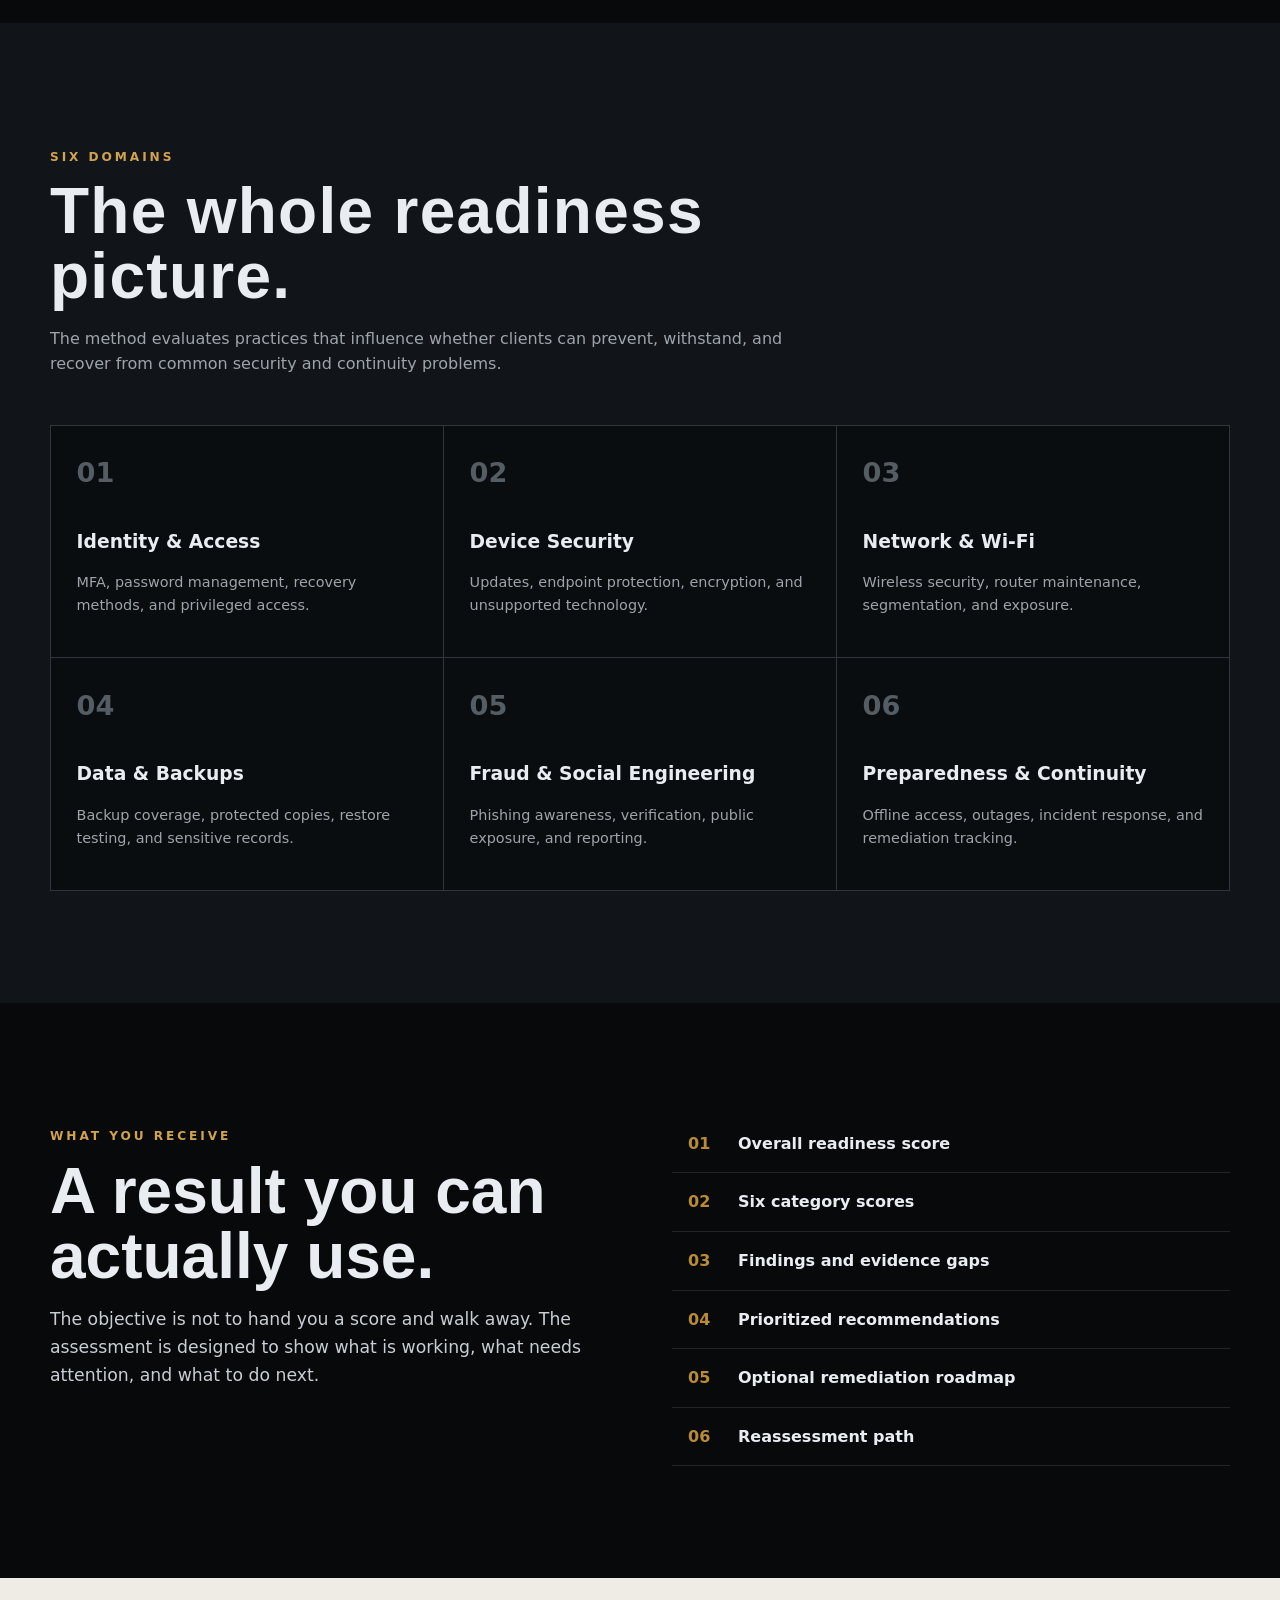
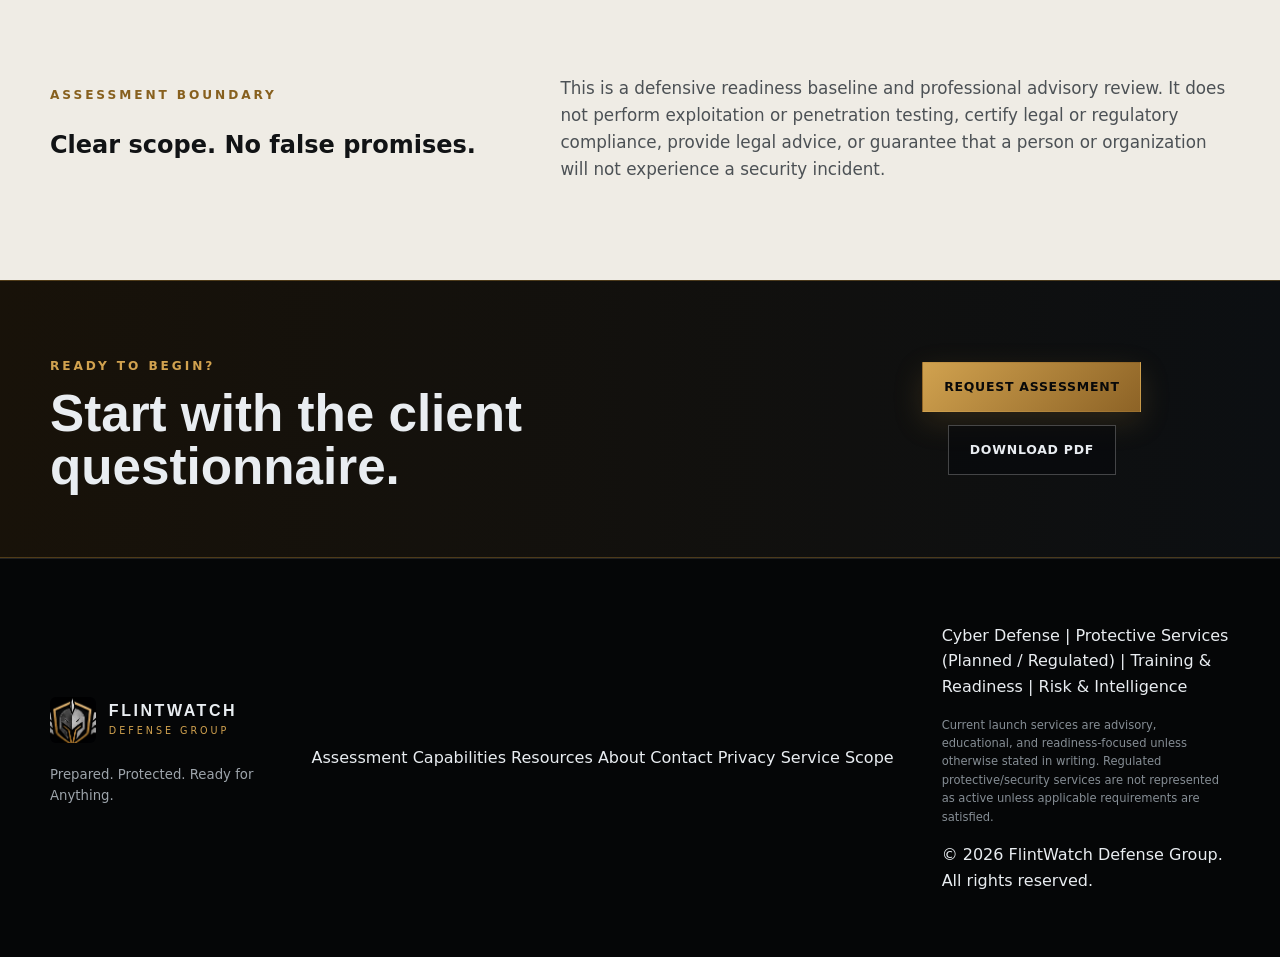
<file: assessment.html>
<!doctype html>
<html lang="en">
<head>
  <meta charset="utf-8">
  <meta name="viewport" content="width=device-width, initial-scale=1">
  <meta name="theme-color" content="#07090b">
  <meta name="description" content="Learn how the FlintWatch 24-control Security & Readiness Assessment creates a measurable baseline and prioritized improvement plan.">
  <meta name="robots" content="index,follow">
  <meta property="og:type" content="website">
  <meta property="og:title" content="Security & Readiness Assessment | FlintWatch Defense Group">
  <meta property="og:description" content="Learn how the FlintWatch 24-control Security & Readiness Assessment creates a measurable baseline and prioritized improvement plan.">
  <meta property="og:image" content="assets/flintwatch-brand-board-web.jpg">
  <meta name="twitter:card" content="summary_large_image">
  <title>Security & Readiness Assessment | FlintWatch Defense Group</title>
  <link rel="icon" href="assets/flintwatch-mark.png" type="image/png">
  <link rel="manifest" href="site.webmanifest">
  <link rel="stylesheet" href="styles.css">
</head><body>
<a class="skip-link" href="#main">Skip to content</a>
<header class="site-header" id="top">
  <div class="nav-shell">
    <a class="brand" href="index.html" aria-label="FlintWatch Defense Group home">
      <img src="assets/flintwatch-mark.png" alt="" class="brand-mark">
      <span class="brand-copy"><strong>FLINTWATCH</strong><small>DEFENSE GROUP</small></span>
    </a>
    <button class="menu-toggle" type="button" aria-expanded="false" aria-controls="site-nav" aria-label="Open navigation">
      <span></span><span></span><span></span>
    </button>
    <nav class="site-nav" id="site-nav" aria-label="Primary navigation">
      <a href="index.html">Home</a><a href="assessment.html" class="active">Assessment</a><a href="services.html">Capabilities</a><a href="resources.html">Resources</a><a href="about.html">About</a><a href="contact.html">Contact</a>
      <a class="nav-cta" href="client-intake.html">Request Service</a>
    </nav>
  </div>
</header>

<main id="main">
  <section class="page-hero network">
    <div class="section-shell reveal">
      <p class="eyebrow">Security &amp; Readiness Assessment</p>
      <h1>TURN UNCERTAINTY INTO A ROADMAP.</h1>
      <p>A structured baseline across cyber and operational readiness—designed for clients who need practical priorities, not security theater.</p>
      <div class="hero-actions left">
        <a class="button button-primary" href="client-intake.html">Request Assessment</a>
        <a class="button button-secondary" href="downloads/FlintWatch_Security_Readiness_Self_Assessment.pdf" download>Download Questionnaire</a>
      </div>
    </div>
  </section>

  <section class="metric-strip">
    <div class="section-shell metric-grid">
      <div><strong>24</strong><span>READINESS CONTROLS</span></div>
      <div><strong>6</strong><span>ASSESSMENT DOMAINS</span></div>
      <div><strong>0–100</strong><span>READINESS SCORE</span></div>
      <div><strong>HUMAN</strong><span>PROFESSIONAL REVIEW</span></div>
    </div>
  </section>

  <section class="section">
    <div class="section-shell">
      <div class="section-heading reveal">
        <p class="eyebrow">The Process</p>
        <h2>Four steps. One clear operating picture.</h2>
      </div>
      <div class="process-grid">
        <article class="reveal"><b>01</b><h3>COMPLETE</h3><p>Client answers the 24 controls based on how the household or organization operates today.</p></article>
        <article class="reveal"><b>02</b><h3>ANALYZE</h3><p>Responses become a preliminary score and reveal weak controls, patterns, and evidence gaps.</p></article>
        <article class="reveal"><b>03</b><h3>REVIEW</h3><p>FlintWatch reviews the self-report and adjusts professional findings only when support exists.</p></article>
        <article class="reveal"><b>04</b><h3>ACT</h3><p>Verified findings become prioritized recommendations, remediation work, and a reassessment path.</p></article>
      </div>
    </div>
  </section>

  <section class="section" style="background:#111519;">
    <div class="section-shell">
      <div class="section-heading reveal">
        <p class="eyebrow">Six Domains</p>
        <h2>The whole readiness picture.</h2>
        <p class="section-copy">The method evaluates practices that influence whether clients can prevent, withstand, and recover from common security and continuity problems.</p>
      </div>
      <div class="domain-grid-full">
        <article><b>01</b><h3>Identity &amp; Access</h3><p>MFA, password management, recovery methods, and privileged access.</p></article>
        <article><b>02</b><h3>Device Security</h3><p>Updates, endpoint protection, encryption, and unsupported technology.</p></article>
        <article><b>03</b><h3>Network &amp; Wi-Fi</h3><p>Wireless security, router maintenance, segmentation, and exposure.</p></article>
        <article><b>04</b><h3>Data &amp; Backups</h3><p>Backup coverage, protected copies, restore testing, and sensitive records.</p></article>
        <article><b>05</b><h3>Fraud &amp; Social Engineering</h3><p>Phishing awareness, verification, public exposure, and reporting.</p></article>
        <article><b>06</b><h3>Preparedness &amp; Continuity</h3><p>Offline access, outages, incident response, and remediation tracking.</p></article>
      </div>
    </div>
  </section>

  <section class="section detail-page">
    <div class="section-shell deliverable-grid">
      <div class="reveal">
        <p class="eyebrow">What You Receive</p>
        <h2>A result you can actually use.</h2>
        <p class="detail-lead">The objective is not to hand you a score and walk away. The assessment is designed to show what is working, what needs attention, and what to do next.</p>
      </div>
      <ol class="deliverables reveal">
        <li><span>01</span>Overall readiness score</li>
        <li><span>02</span>Six category scores</li>
        <li><span>03</span>Findings and evidence gaps</li>
        <li><span>04</span>Prioritized recommendations</li>
        <li><span>05</span>Optional remediation roadmap</li>
        <li><span>06</span>Reassessment path</li>
      </ol>
    </div>
  </section>

  <section class="boundary-band">
    <div class="section-shell boundary-grid">
      <div><p class="eyebrow">Assessment Boundary</p><h2>Clear scope. No false promises.</h2></div>
      <p>This is a defensive readiness baseline and professional advisory review. It does not perform exploitation or penetration testing, certify legal or regulatory compliance, provide legal advice, or guarantee that a person or organization will not experience a security incident.</p>
    </div>
  </section>

  <section class="cta-band">
    <div class="section-shell cta-inner">
      <div><p class="eyebrow">Ready to Begin?</p><h2>Start with the client questionnaire.</h2></div>
      <div class="hero-actions">
        <a class="button button-primary" href="client-intake.html">Request Assessment</a>
        <a class="button button-secondary" href="downloads/FlintWatch_Security_Readiness_Self_Assessment.pdf" download>Download PDF</a>
      </div>
    </div>
  </section>
</main>

<footer class="site-footer">
  <div class="section-shell footer-grid">
    <div class="footer-brand">
      <a class="brand" href="index.html">
        <img src="assets/flintwatch-mark.png" alt="" class="brand-mark">
        <span class="brand-copy"><strong>FLINTWATCH</strong><small>DEFENSE GROUP</small></span>
      </a>
      <p>Prepared. Protected. Ready for Anything.</p>
    </div>
    <div class="footer-nav">
      <a href="assessment.html">Assessment</a>
      <a href="services.html">Capabilities</a>
      <a href="resources.html">Resources</a>
      <a href="about.html">About</a>
      <a href="contact.html">Contact</a>
      <a href="privacy.html">Privacy</a>
      <a href="scope.html">Service Scope</a>
    </div>
    <div class="footer-meta">
      <p>Cyber Defense | Protective Services (Planned / Regulated) | Training &amp; Readiness | Risk &amp; Intelligence</p>
      <p class="footer-scope">Current launch services are advisory, educational, and readiness-focused unless otherwise stated in writing. Regulated protective/security services are not represented as active unless applicable requirements are satisfied.</p>
      <p>© <span data-year></span> FlintWatch Defense Group. All rights reserved.</p>
    </div>
  </div>
</footer>
<script src="script.js"></script>
</body>
</html>
</file>
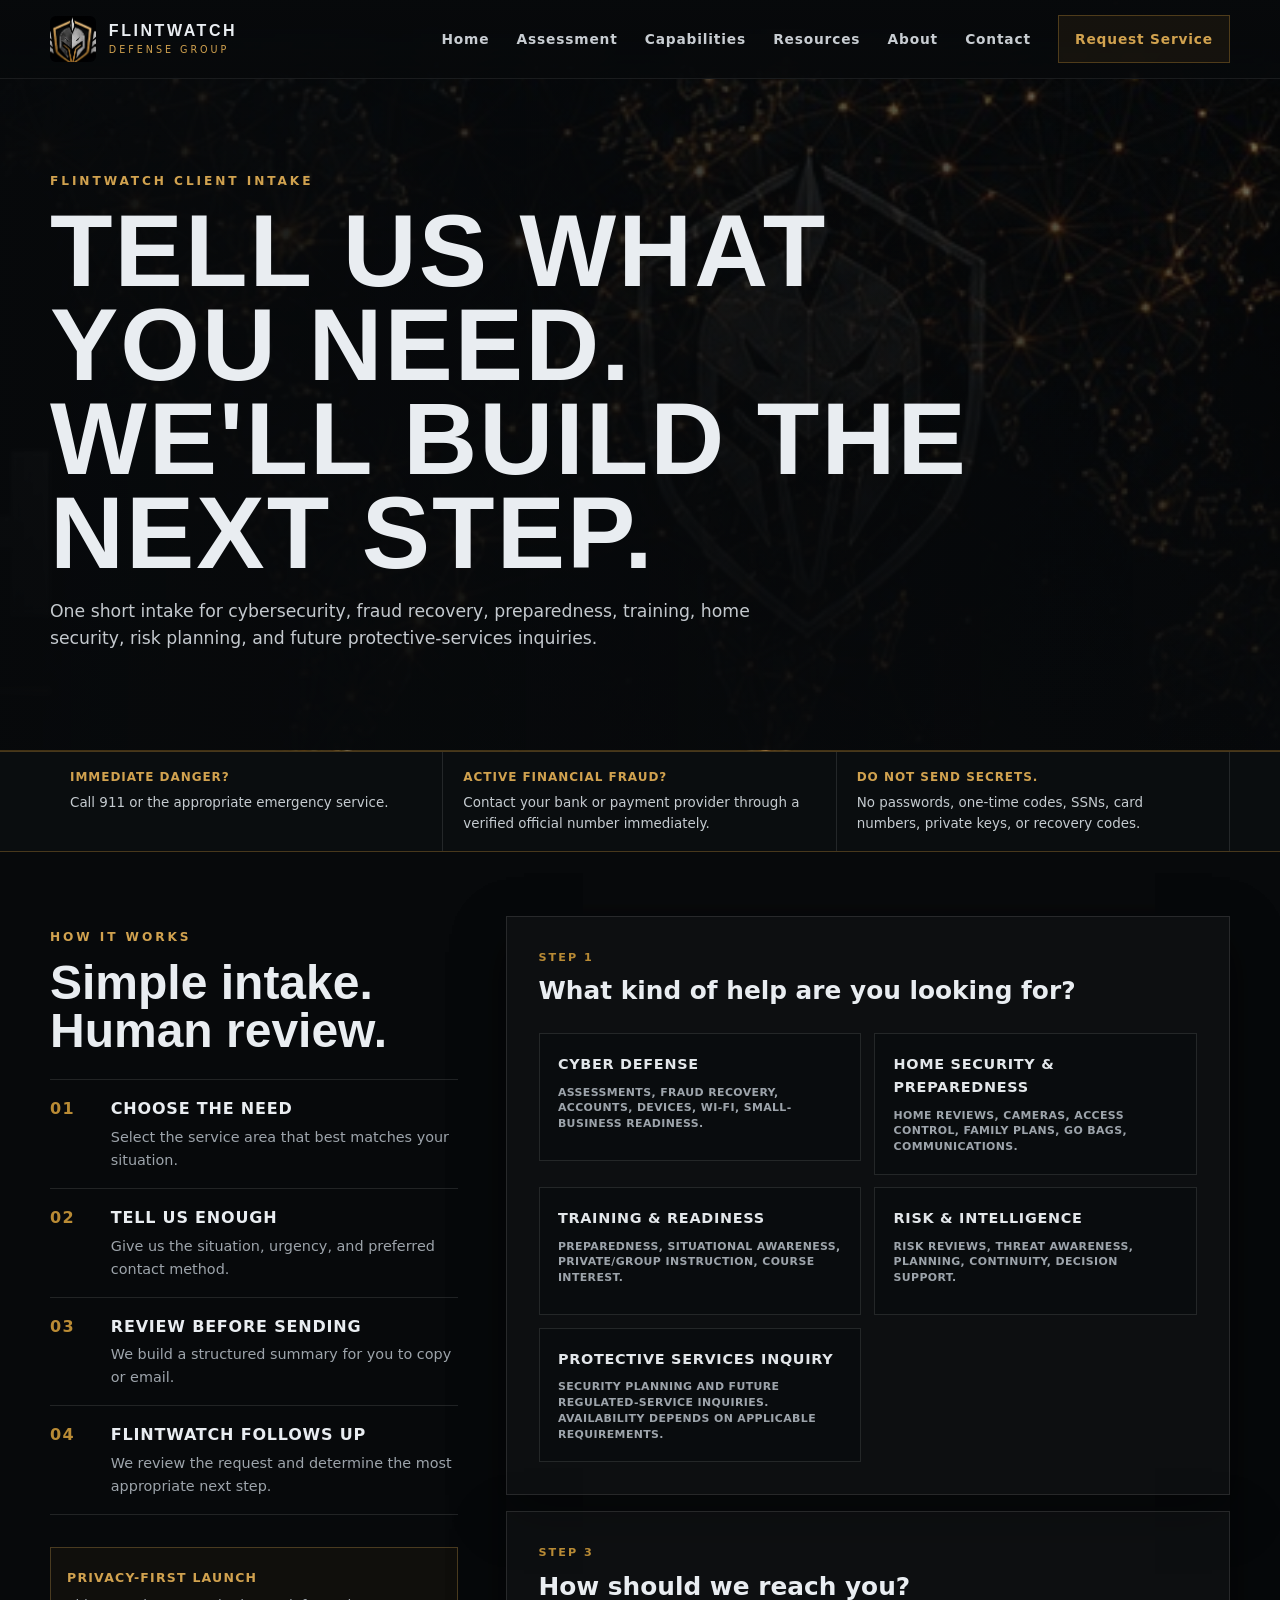
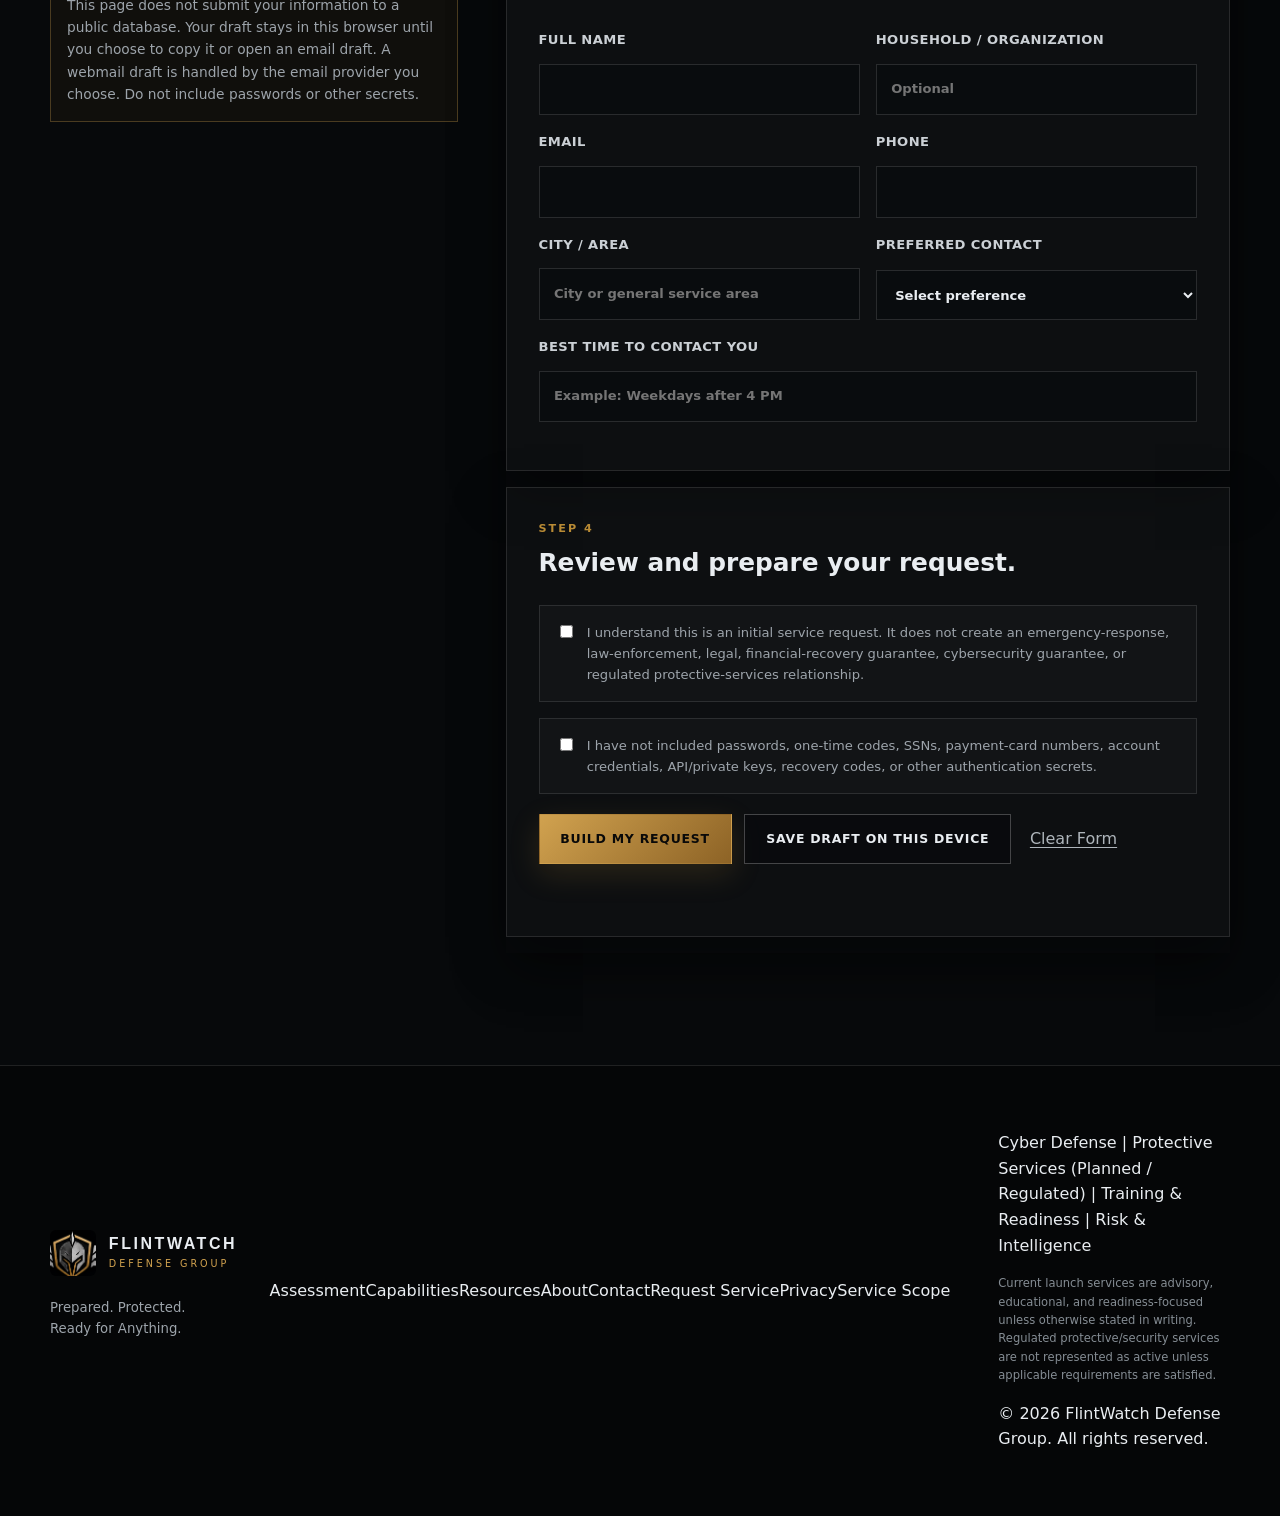
<file: client-intake.html>
<!doctype html>
<html lang="en">
<head>
  <meta charset="utf-8">
  <meta name="viewport" content="width=device-width, initial-scale=1">
  <meta name="theme-color" content="#07090b">
  <meta name="description" content="Request FlintWatch cybersecurity, preparedness, training, security-planning, or risk advisory support through a short guided intake.">
  <meta name="robots" content="index,follow">
  <meta property="og:type" content="website">
  <meta property="og:title" content="Client Intake | FlintWatch Defense Group">
  <meta property="og:description" content="Tell FlintWatch what you need help with and prepare a structured service request in minutes.">
  <meta property="og:image" content="assets/flintwatch-brand-board-web.jpg">
  <meta name="twitter:card" content="summary_large_image">
  <title>Client Intake | FlintWatch Defense Group</title>
  <link rel="icon" href="assets/flintwatch-mark.png" type="image/png">
  <link rel="manifest" href="site.webmanifest">
  <link rel="stylesheet" href="styles.css?v=20260925-3">
</head>
<body class="client-intake-page">
<a class="skip-link" href="#main">Skip to content</a>
<header class="site-header" id="top">
  <div class="nav-shell">
    <a class="brand" href="index.html" aria-label="FlintWatch Defense Group home">
      <img src="assets/flintwatch-mark.png" alt="" class="brand-mark">
      <span class="brand-copy"><strong>FLINTWATCH</strong><small>DEFENSE GROUP</small></span>
    </a>
    <button class="menu-toggle" type="button" aria-expanded="false" aria-controls="site-nav" aria-label="Open navigation">
      <span></span><span></span><span></span>
    </button>
    <nav class="site-nav" id="site-nav" aria-label="Primary navigation">
      <a href="index.html">Home</a><a href="assessment.html">Assessment</a><a href="services.html">Capabilities</a><a href="resources.html">Resources</a><a href="about.html">About</a><a href="contact.html">Contact</a>
      <a class="nav-cta active" href="client-intake.html">Request Service</a>
    </nav>
  </div>
</header>

<main id="main">
  <section class="page-hero network intake-hero">
    <div class="section-shell reveal">
      <p class="eyebrow">FlintWatch Client Intake</p>
      <h1>TELL US WHAT YOU NEED. WE'LL BUILD THE NEXT STEP.</h1>
      <p>One short intake for cybersecurity, fraud recovery, preparedness, training, home security, risk planning, and future protective-services inquiries.</p>
    </div>
  </section>

  <section class="intake-alert-band">
    <div class="section-shell intake-alert-grid">
      <div><strong>Immediate danger?</strong><span>Call 911 or the appropriate emergency service.</span></div>
      <div><strong>Active financial fraud?</strong><span>Contact your bank or payment provider through a verified official number immediately.</span></div>
      <div><strong>Do not send secrets.</strong><span>No passwords, one-time codes, SSNs, card numbers, private keys, or recovery codes.</span></div>
    </div>
  </section>

  <section class="section intake-section">
    <div class="section-shell intake-layout">
      <aside class="intake-sidebar reveal" aria-label="Intake process">
        <p class="eyebrow">How It Works</p>
        <h2>Simple intake. Human review.</h2>
        <ol class="intake-steps">
          <li><span>01</span><div><strong>Choose the need</strong><p>Select the service area that best matches your situation.</p></div></li>
          <li><span>02</span><div><strong>Tell us enough</strong><p>Give us the situation, urgency, and preferred contact method.</p></div></li>
          <li><span>03</span><div><strong>Review before sending</strong><p>We build a structured summary for you to copy or email.</p></div></li>
          <li><span>04</span><div><strong>FlintWatch follows up</strong><p>We review the request and determine the most appropriate next step.</p></div></li>
        </ol>
        <div class="warning-box"><strong>PRIVACY-FIRST LAUNCH</strong><p>This page does not submit your information to a public database. Your draft stays in this browser until you choose to copy it or open an email draft. A webmail draft is handled by the email provider you choose. Do not include passwords or other secrets.</p></div>
      </aside>

      <form id="client-intake-form" class="brand-form intake-form reveal" novalidate>
        <div class="intake-block">
          <p class="intake-kicker">STEP 1</p>
          <h2>What kind of help are you looking for?</h2>
          <div class="service-choice-grid" role="radiogroup" aria-label="Primary service area">
            <label class="service-choice"><input type="radio" name="serviceArea" value="Cyber Defense & Digital Security" required><span><strong>Cyber Defense</strong><small>Assessments, fraud recovery, accounts, devices, Wi-Fi, small-business readiness.</small></span></label>
            <label class="service-choice"><input type="radio" name="serviceArea" value="Home Security & Emergency Preparedness"><span><strong>Home Security & Preparedness</strong><small>Home reviews, cameras, access control, family plans, go bags, communications.</small></span></label>
            <label class="service-choice"><input type="radio" name="serviceArea" value="Training & Readiness"><span><strong>Training & Readiness</strong><small>Preparedness, situational awareness, private/group instruction, course interest.</small></span></label>
            <label class="service-choice"><input type="radio" name="serviceArea" value="Risk & Intelligence Advisory"><span><strong>Risk & Intelligence</strong><small>Risk reviews, threat awareness, planning, continuity, decision support.</small></span></label>
            <label class="service-choice"><input type="radio" name="serviceArea" value="Protective Services Inquiry"><span><strong>Protective Services Inquiry</strong><small>Security planning and future regulated-service inquiries. Availability depends on applicable requirements.</small></span></label>
          </div>
        </div>

        <div class="intake-block" id="service-details-block" hidden>
          <p class="intake-kicker">STEP 2</p>
          <h2>What specifically do you need?</h2>
          <label>Request Type
            <select name="requestType" id="request-type" required>
              <option value="">Select your request</option>
            </select>
          </label>
          <label>Briefly describe the situation or goal
            <textarea name="summary" rows="6" required maxlength="1600" placeholder="Tell us what is happening, what you want to improve, or what you are preparing for. Do not include passwords, financial account numbers, SSNs, recovery codes, or other secrets."></textarea>
          </label>
          <div class="form-row">
            <label>Urgency
              <select name="urgency" required>
                <option value="">Select urgency</option>
                <option>Planning / No immediate issue</option>
                <option>Would like help this week</option>
                <option>Time-sensitive / Within 24–48 hours</option>
                <option>Active cyber/fraud incident — already taking emergency steps</option>
              </select>
            </label>
            <label>Current Stage
              <select name="stage">
                <option value="">Select if applicable</option>
                <option>Researching options</option>
                <option>Need an assessment</option>
                <option>Already experienced an incident</option>
                <option>Implementing improvements</option>
                <option>Planning training</option>
                <option>Requesting a consultation</option>
              </select>
            </label>
          </div>
        </div>

        <div class="intake-block">
          <p class="intake-kicker">STEP 3</p>
          <h2>How should we reach you?</h2>
          <div class="form-row">
            <label>Full Name<input required name="name" autocomplete="name"></label>
            <label>Household / Organization<input name="organization" autocomplete="organization" placeholder="Optional"></label>
          </div>
          <div class="form-row">
            <label>Email<input required name="email" type="email" autocomplete="email"></label>
            <label>Phone<input name="phone" type="tel" autocomplete="tel"></label>
          </div>
          <div class="form-row">
            <label>City / Area<input name="location" autocomplete="address-level2" placeholder="City or general service area"></label>
            <label>Preferred Contact
              <select name="contactMethod" required>
                <option value="">Select preference</option>
                <option>Email</option>
                <option>Phone call</option>
                <option>Text first, then call</option>
                <option>No preference</option>
              </select>
            </label>
          </div>
          <label>Best time to contact you<input name="contactTime" placeholder="Example: Weekdays after 4 PM"></label>
        </div>

        <div class="intake-block">
          <p class="intake-kicker">STEP 4</p>
          <h2>Review and prepare your request.</h2>
          <label class="consent-row">
            <input required type="checkbox" name="consent">
            <span>I understand this is an initial service request. It does not create an emergency-response, law-enforcement, legal, financial-recovery guarantee, cybersecurity guarantee, or regulated protective-services relationship.</span>
          </label>
          <label class="consent-row">
            <input required type="checkbox" name="noSecrets">
            <span>I have not included passwords, one-time codes, SSNs, payment-card numbers, account credentials, API/private keys, recovery codes, or other authentication secrets.</span>
          </label>
          <div class="intake-actions">
            <button class="button button-primary" type="submit">Build My Request</button>
            <button class="button button-secondary" type="button" id="save-intake">Save Draft on This Device</button>
            <button class="text-action" type="button" id="clear-intake">Clear Form</button>
          </div>
          <p class="form-status" id="intake-status" role="status" aria-live="polite"></p>
        </div>
      </form>
    </div>
  </section>

  <section class="section intake-review-section" id="intake-review" hidden>
    <div class="section-shell">
      <div class="section-heading">
        <p class="eyebrow">Ready to Send</p>
        <h2>Review your FlintWatch service request.</h2>
        <p>Check the request below, then choose your email provider. Gmail, Outlook, and your default email app open a draft addressed to <strong>flintwatch.command@gmail.com</strong> with the request filled in. Yahoo opens an addressed draft for you to paste the formatted request. Review the message before pressing Send; opening a draft does not send it.</p>
      </div>
      <div class="intake-review-card">
        <pre id="intake-summary"></pre>
        <div class="intake-review-actions">
          <button class="button button-primary" type="button" data-email-provider="gmail">Use Gmail</button>
          <button class="button button-secondary" type="button" data-email-provider="outlook">Use Outlook / Hotmail</button>
          <button class="button button-secondary" type="button" data-email-provider="yahoo">Use Yahoo Mail (paste request)</button>
          <button class="button button-secondary" type="button" id="email-intake">Use my email app</button>
          <button class="text-action" type="button" id="copy-intake">Copy request</button>
        </div>
        <p>Choosing an email option also copies your formatted request. If any provider merges the lines or leaves out text, paste the copied request into its message body. For Yahoo, paste it before sending; if paste is empty, return here and use Copy request.</p>
        <details class="intake-more-email">
          <summary>Other email providers</summary>
          <div class="intake-review-actions">
            <a class="button button-secondary" href="https://www.icloud.com/mail" target="_blank" rel="noopener noreferrer">Open iCloud Mail</a>
            <a class="button button-secondary" href="https://mail.proton.me/" target="_blank" rel="noopener noreferrer">Open Proton Mail</a>
            <a class="button button-secondary" href="https://mail.aol.com/" target="_blank" rel="noopener noreferrer">Open AOL Mail</a>
          </div>
          <p>For these providers, copy the request and paste it into a new message to flintwatch.command@gmail.com. You can also use the email app button if your provider is set as your device's default.</p>
        </details>
        <p class="form-status" id="email-handoff-status" role="status" aria-live="polite">Choose a provider, then review the recipient, subject, and message before sending.</p>
      </div>
    </div>
  </section>
</main>

<footer class="site-footer">
  <div class="section-shell footer-grid">
    <div class="footer-brand">
      <a class="brand" href="index.html">
        <img src="assets/flintwatch-mark.png" alt="" class="brand-mark">
        <span class="brand-copy"><strong>FLINTWATCH</strong><small>DEFENSE GROUP</small></span>
      </a>
      <p>Prepared. Protected. Ready for Anything.</p>
    </div>
    <div class="footer-nav">
      <a href="assessment.html">Assessment</a><a href="services.html">Capabilities</a><a href="resources.html">Resources</a><a href="about.html">About</a><a href="contact.html">Contact</a><a href="client-intake.html">Request Service</a><a href="privacy.html">Privacy</a><a href="scope.html">Service Scope</a>
    </div>
    <div class="footer-meta">
      <p>Cyber Defense | Protective Services (Planned / Regulated) | Training &amp; Readiness | Risk &amp; Intelligence</p>
      <p class="footer-scope">Current launch services are advisory, educational, and readiness-focused unless otherwise stated in writing. Regulated protective/security services are not represented as active unless applicable requirements are satisfied.</p>
      <p>© <span data-year></span> FlintWatch Defense Group. All rights reserved.</p>
    </div>
  </div>
</footer>
<script src="script.js?v=20260925-5"></script>
</body>
</html>
</file>
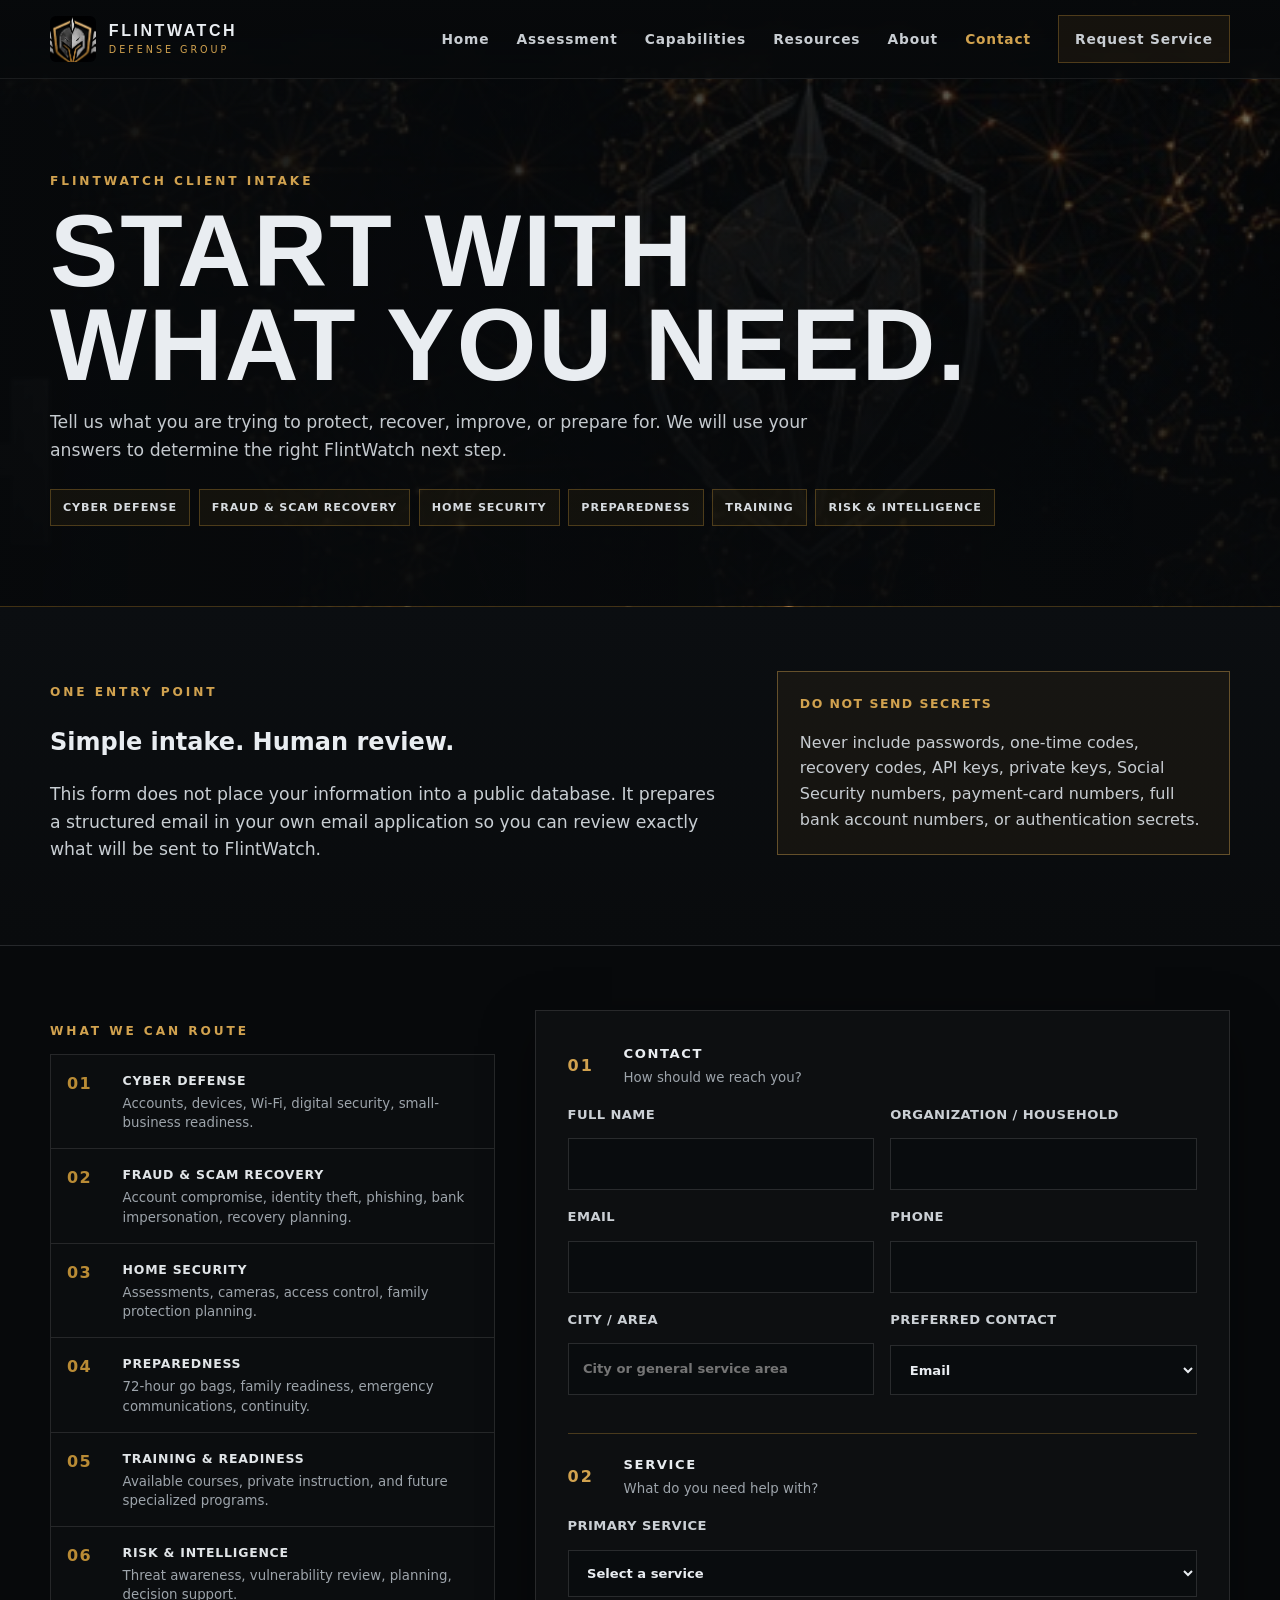
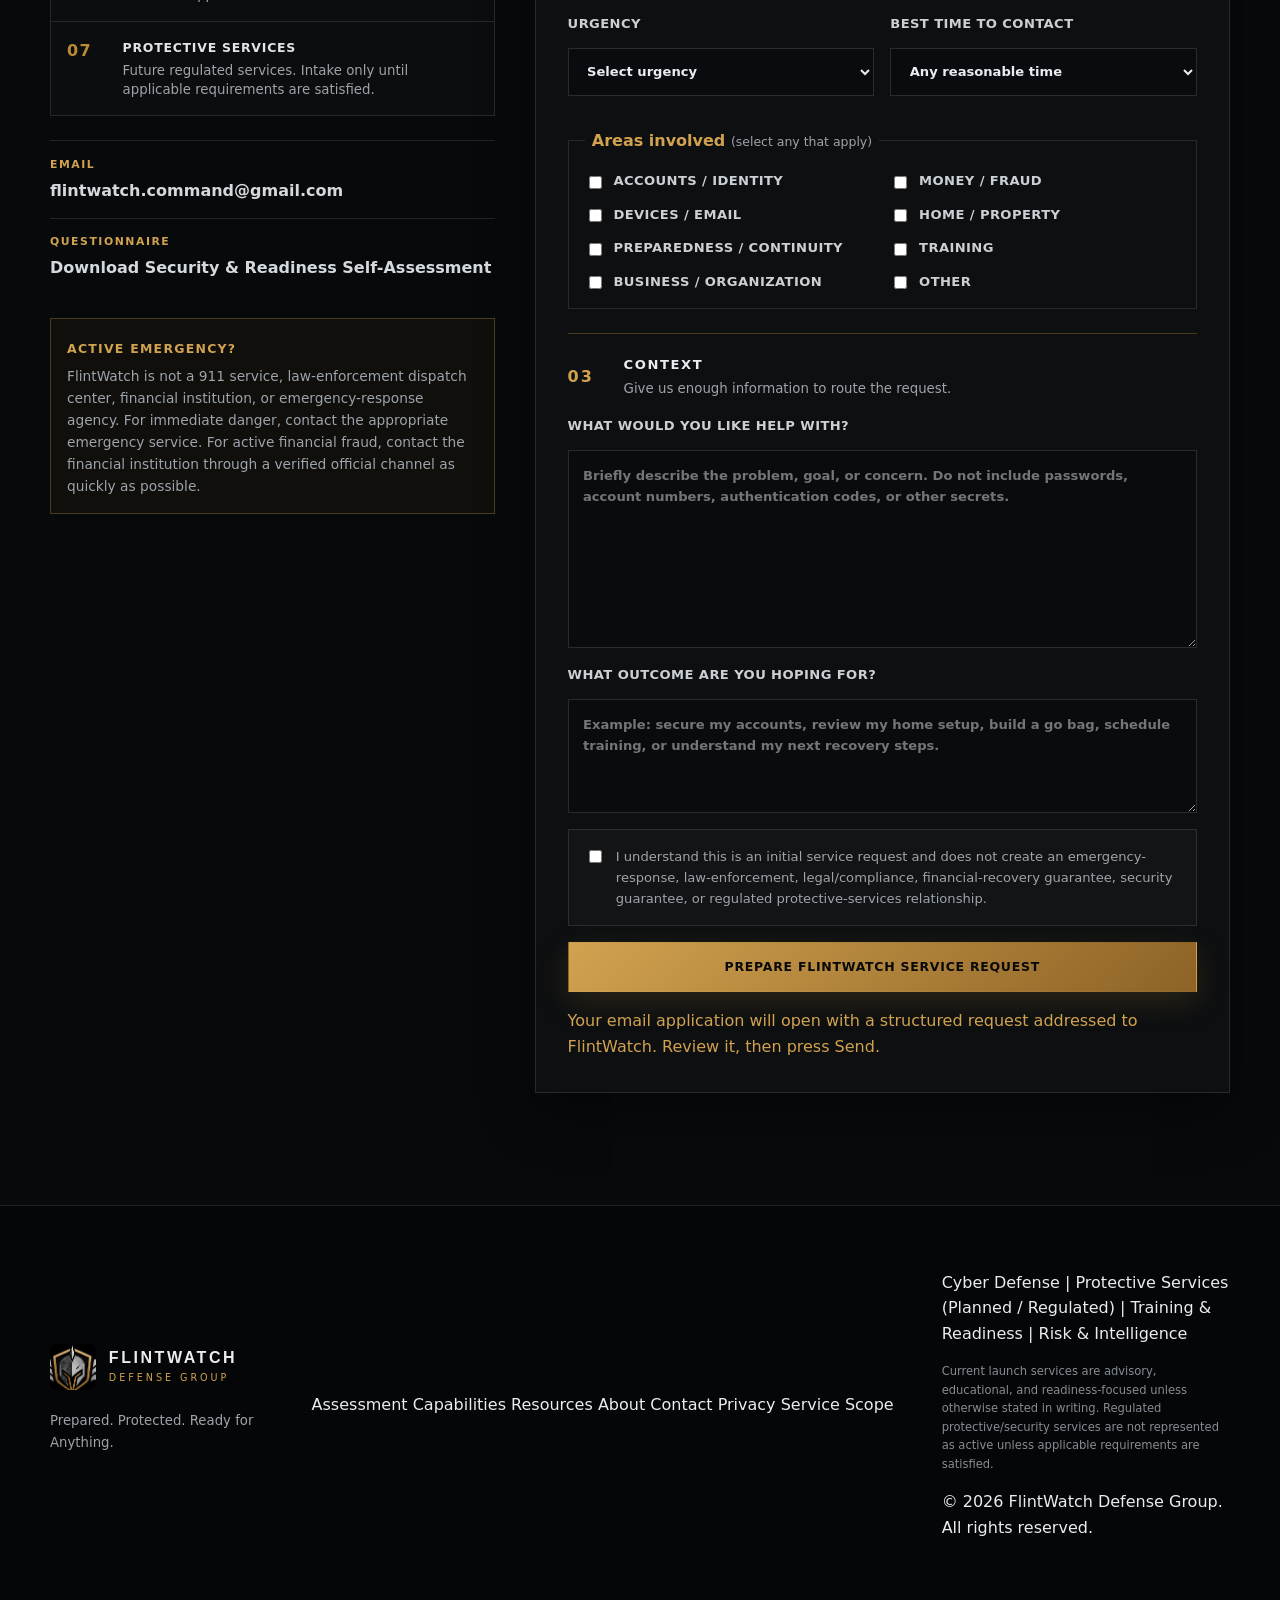
<file: contact.html>
<!doctype html>
<html lang="en">
<head>
  <meta charset="utf-8">
  <meta name="viewport" content="width=device-width, initial-scale=1">
  <meta name="theme-color" content="#07090b">
  <meta name="description" content="Start a FlintWatch service request for cybersecurity, fraud recovery, preparedness, home security, training, risk advisory, or future protective services.">
  <meta name="robots" content="index,follow">
  <meta property="og:type" content="website">
  <meta property="og:title" content="Client Intake | FlintWatch Defense Group">
  <meta property="og:description" content="Tell FlintWatch what you need help protecting, recovering, or preparing for.">
  <meta property="og:image" content="assets/flintwatch-brand-board-web.jpg">
  <meta name="twitter:card" content="summary_large_image">
  <title>Client Intake | FlintWatch Defense Group</title>
  <link rel="icon" href="assets/flintwatch-mark.png" type="image/png">
  <link rel="manifest" href="site.webmanifest">
  <link rel="stylesheet" href="styles.css">
</head>
<body>
<a class="skip-link" href="#main">Skip to content</a>

<header class="site-header" id="top">
  <div class="nav-shell">
    <a class="brand" href="index.html" aria-label="FlintWatch Defense Group home">
      <img src="assets/flintwatch-mark.png" alt="" class="brand-mark">
      <span class="brand-copy"><strong>FLINTWATCH</strong><small>DEFENSE GROUP</small></span>
    </a>
    <button class="menu-toggle" type="button" aria-expanded="false" aria-controls="site-nav" aria-label="Open navigation">
      <span></span><span></span><span></span>
    </button>
    <nav class="site-nav" id="site-nav" aria-label="Primary navigation">
      <a href="index.html">Home</a>
      <a href="assessment.html">Assessment</a>
      <a href="services.html">Capabilities</a>
      <a href="resources.html">Resources</a>
      <a href="about.html">About</a>
      <a href="contact.html" class="active">Contact</a>
      <a class="nav-cta" href="client-intake.html">Request Service</a>
    </nav>
  </div>
</header>

<main id="main">
  <section class="page-hero network intake-hero">
    <div class="section-shell reveal">
      <p class="eyebrow">FlintWatch Client Intake</p>
      <h1>START WITH WHAT YOU NEED.</h1>
      <p>Tell us what you are trying to protect, recover, improve, or prepare for. We will use your answers to determine the right FlintWatch next step.</p>
      <div class="intake-hero-pills" aria-label="Available intake categories">
        <span>Cyber Defense</span>
        <span>Fraud &amp; Scam Recovery</span>
        <span>Home Security</span>
        <span>Preparedness</span>
        <span>Training</span>
        <span>Risk &amp; Intelligence</span>
      </div>
    </div>
  </section>

  <section class="section intake-intro">
    <div class="section-shell intake-intro-grid">
      <div class="reveal">
        <p class="eyebrow">One Entry Point</p>
        <h2>Simple intake. Human review.</h2>
        <p class="detail-lead">This form does not place your information into a public database. It prepares a structured email in your own email application so you can review exactly what will be sent to FlintWatch.</p>
      </div>
      <div class="intake-security-note reveal">
        <strong>DO NOT SEND SECRETS</strong>
        <p>Never include passwords, one-time codes, recovery codes, API keys, private keys, Social Security numbers, payment-card numbers, full bank account numbers, or authentication secrets.</p>
      </div>
    </div>
  </section>

  <section class="section detail-page intake-section">
    <div class="section-shell contact-grid-full intake-grid">
      <aside class="intake-sidebar reveal">
        <p class="eyebrow">What We Can Route</p>
        <div class="intake-service-list">
          <div><b>01</b><span><strong>Cyber Defense</strong><small>Accounts, devices, Wi-Fi, digital security, small-business readiness.</small></span></div>
          <div><b>02</b><span><strong>Fraud &amp; Scam Recovery</strong><small>Account compromise, identity theft, phishing, bank impersonation, recovery planning.</small></span></div>
          <div><b>03</b><span><strong>Home Security</strong><small>Assessments, cameras, access control, family protection planning.</small></span></div>
          <div><b>04</b><span><strong>Preparedness</strong><small>72-hour go bags, family readiness, emergency communications, continuity.</small></span></div>
          <div><b>05</b><span><strong>Training &amp; Readiness</strong><small>Available courses, private instruction, and future specialized programs.</small></span></div>
          <div><b>06</b><span><strong>Risk &amp; Intelligence</strong><small>Threat awareness, vulnerability review, planning, decision support.</small></span></div>
          <div><b>07</b><span><strong>Protective Services</strong><small>Future regulated services. Intake only until applicable requirements are satisfied.</small></span></div>
        </div>

        <div class="contact-line"><span>EMAIL</span><a href="mailto:flintwatch.command@gmail.com">flintwatch.command@gmail.com</a></div>
        <div class="contact-line"><span>QUESTIONNAIRE</span><a href="downloads/FlintWatch_Security_Readiness_Self_Assessment.pdf" download>Download Security &amp; Readiness Self-Assessment</a></div>

        <div class="warning-box incident-warning">
          <strong>ACTIVE EMERGENCY?</strong>
          <p>FlintWatch is not a 911 service, law-enforcement dispatch center, financial institution, or emergency-response agency. For immediate danger, contact the appropriate emergency service. For active financial fraud, contact the financial institution through a verified official channel as quickly as possible.</p>
        </div>
      </aside>

      <form id="service-request" class="brand-form intake-form reveal">
        <div class="form-section-heading">
          <span>01</span>
          <div><strong>CONTACT</strong><small>How should we reach you?</small></div>
        </div>

        <div class="form-row">
          <label>Full Name
            <input required name="name" autocomplete="name">
          </label>
          <label>Organization / Household
            <input name="organization" autocomplete="organization">
          </label>
        </div>

        <div class="form-row">
          <label>Email
            <input required name="email" type="email" autocomplete="email">
          </label>
          <label>Phone
            <input name="phone" type="tel" autocomplete="tel">
          </label>
        </div>

        <div class="form-row">
          <label>City / Area
            <input name="location" autocomplete="address-level2" placeholder="City or general service area">
          </label>
          <label>Preferred Contact
            <select name="contact_preference">
              <option>Email</option>
              <option>Phone</option>
              <option>Either</option>
            </select>
          </label>
        </div>

        <div class="form-section-heading">
          <span>02</span>
          <div><strong>SERVICE</strong><small>What do you need help with?</small></div>
        </div>

        <label>Primary Service
          <select required name="service">
            <option value="">Select a service</option>
            <option>Security &amp; Readiness Assessment</option>
            <option>Cyber Defense &amp; Digital Security</option>
            <option>Fraud / Scam Recovery Guidance</option>
            <option>Home Security &amp; Family Protection</option>
            <option>Emergency Preparedness / 72-Hour Go Bag</option>
            <option>Training &amp; Readiness</option>
            <option>Risk &amp; Intelligence Advisory</option>
            <option>Protective Services — Future / Regulated</option>
            <option>Business Partnership / Referral</option>
            <option>General Inquiry</option>
          </select>
        </label>

        <div class="form-row">
          <label>Urgency
            <select required name="urgency">
              <option value="">Select urgency</option>
              <option>Routine — planning / prevention</option>
              <option>Soon — issue needs attention</option>
              <option>Active incident — help me organize next steps</option>
            </select>
          </label>
          <label>Best Time to Contact
            <select name="contact_time">
              <option>Any reasonable time</option>
              <option>Morning</option>
              <option>Afternoon</option>
              <option>Evening</option>
            </select>
          </label>
        </div>

        <fieldset class="intake-checks">
          <legend>Areas involved <span>(select any that apply)</span></legend>
          <label><input type="checkbox" name="areas" value="Accounts / Identity"> Accounts / Identity</label>
          <label><input type="checkbox" name="areas" value="Money / Fraud"> Money / Fraud</label>
          <label><input type="checkbox" name="areas" value="Devices / Email"> Devices / Email</label>
          <label><input type="checkbox" name="areas" value="Home / Property"> Home / Property</label>
          <label><input type="checkbox" name="areas" value="Preparedness / Continuity"> Preparedness / Continuity</label>
          <label><input type="checkbox" name="areas" value="Training"> Training</label>
          <label><input type="checkbox" name="areas" value="Business / Organization"> Business / Organization</label>
          <label><input type="checkbox" name="areas" value="Other"> Other</label>
        </fieldset>

        <div class="form-section-heading">
          <span>03</span>
          <div><strong>CONTEXT</strong><small>Give us enough information to route the request.</small></div>
        </div>

        <label>What would you like help with?
          <textarea required name="message" rows="8" placeholder="Briefly describe the problem, goal, or concern. Do not include passwords, account numbers, authentication codes, or other secrets."></textarea>
        </label>

        <label>What outcome are you hoping for?
          <textarea name="desired_outcome" rows="4" placeholder="Example: secure my accounts, review my home setup, build a go bag, schedule training, or understand my next recovery steps."></textarea>
        </label>

        <label class="consent-row">
          <input required type="checkbox" name="consent">
          <span>I understand this is an initial service request and does not create an emergency-response, law-enforcement, legal/compliance, financial-recovery guarantee, security guarantee, or regulated protective-services relationship.</span>
        </label>

        <button class="button button-primary full" type="submit">Prepare FlintWatch Service Request</button>
        <p class="form-status" id="form-status" role="status" aria-live="polite">Your email application will open with a structured request addressed to FlintWatch. Review it, then press Send.</p>
      </form>
    </div>
  </section>
</main>

<footer class="site-footer">
  <div class="section-shell footer-grid">
    <div class="footer-brand">
      <a class="brand" href="index.html">
        <img src="assets/flintwatch-mark.png" alt="" class="brand-mark">
        <span class="brand-copy"><strong>FLINTWATCH</strong><small>DEFENSE GROUP</small></span>
      </a>
      <p>Prepared. Protected. Ready for Anything.</p>
    </div>
    <div class="footer-nav">
      <a href="assessment.html">Assessment</a>
      <a href="services.html">Capabilities</a>
      <a href="resources.html">Resources</a>
      <a href="about.html">About</a>
      <a href="contact.html">Contact</a>
      <a href="privacy.html">Privacy</a>
      <a href="scope.html">Service Scope</a>
    </div>
    <div class="footer-meta">
      <p>Cyber Defense | Protective Services (Planned / Regulated) | Training &amp; Readiness | Risk &amp; Intelligence</p>
      <p class="footer-scope">Current launch services are advisory, educational, and readiness-focused unless otherwise stated in writing. Regulated protective/security services are not represented as active unless applicable requirements are satisfied.</p>
      <p>© <span data-year></span> FlintWatch Defense Group. All rights reserved.</p>
    </div>
  </div>
</footer>

<script src="script.js"></script>
</body>
</html>
</file>
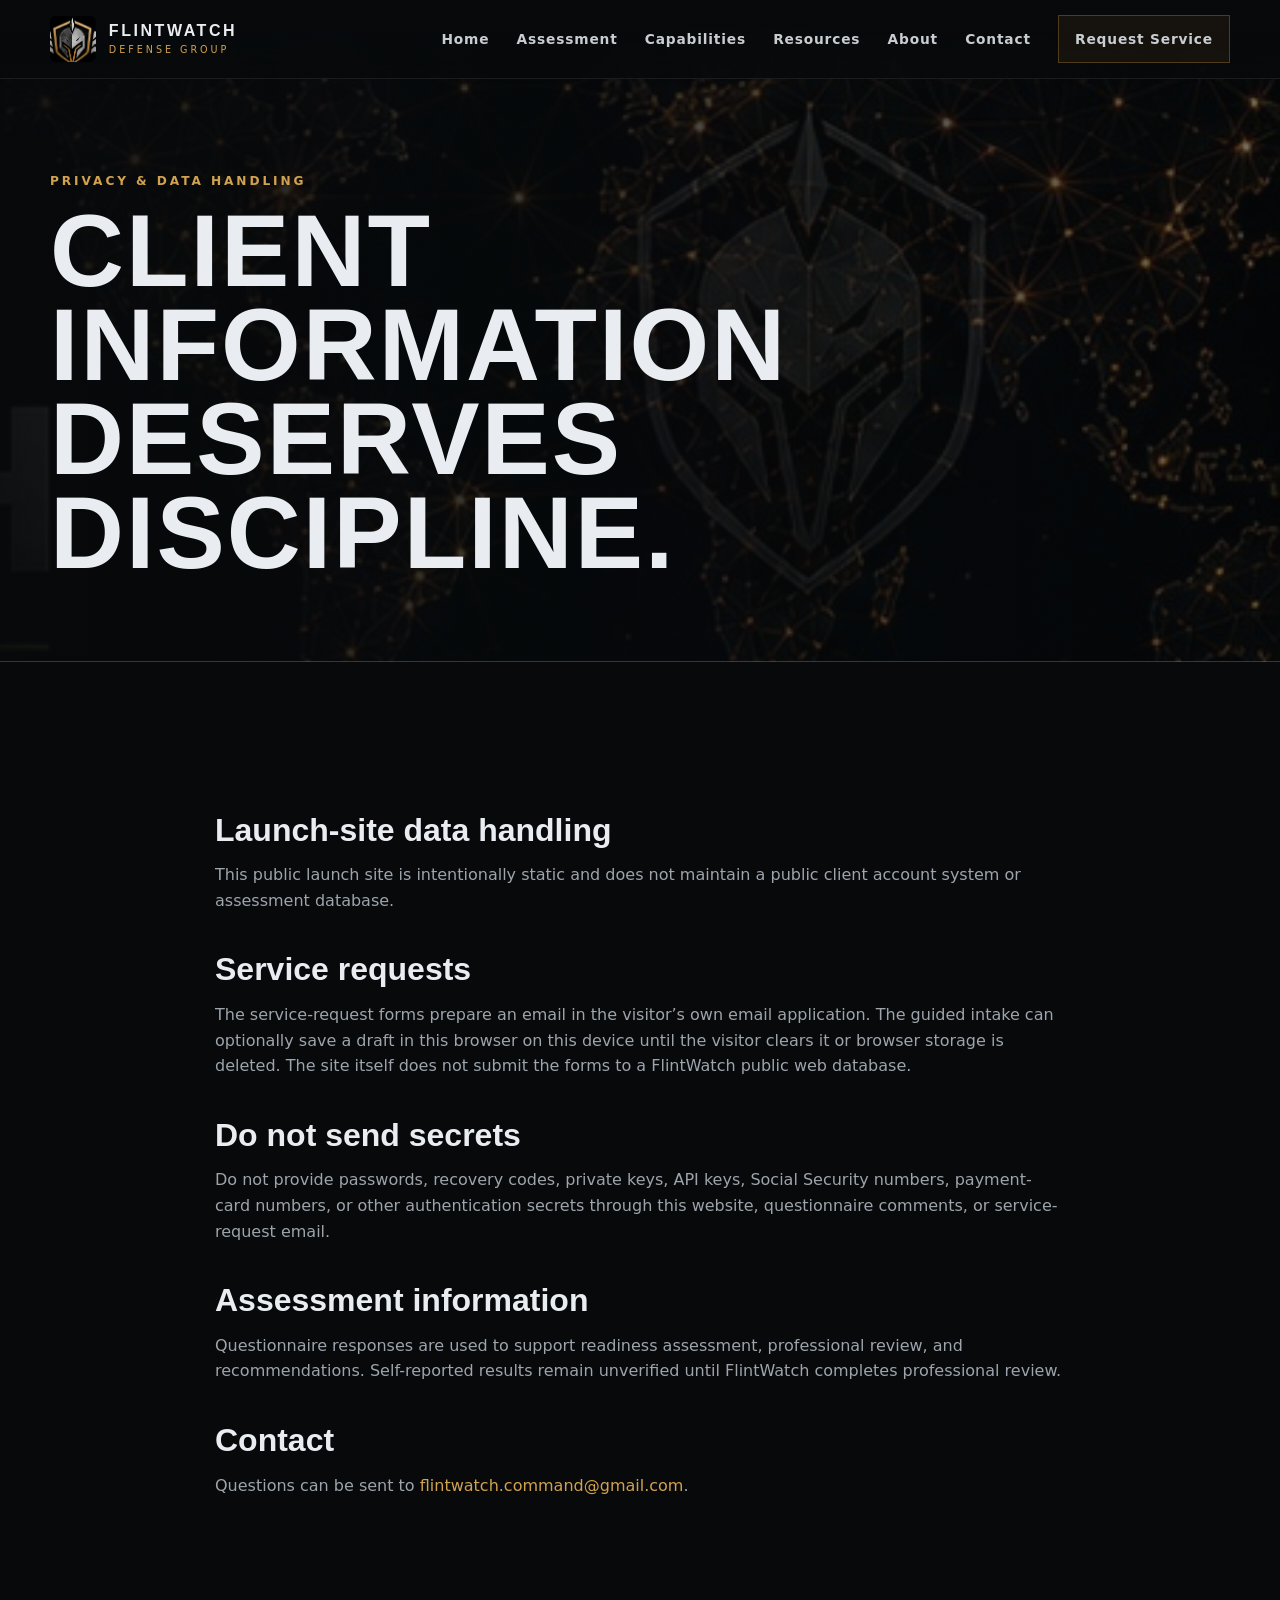
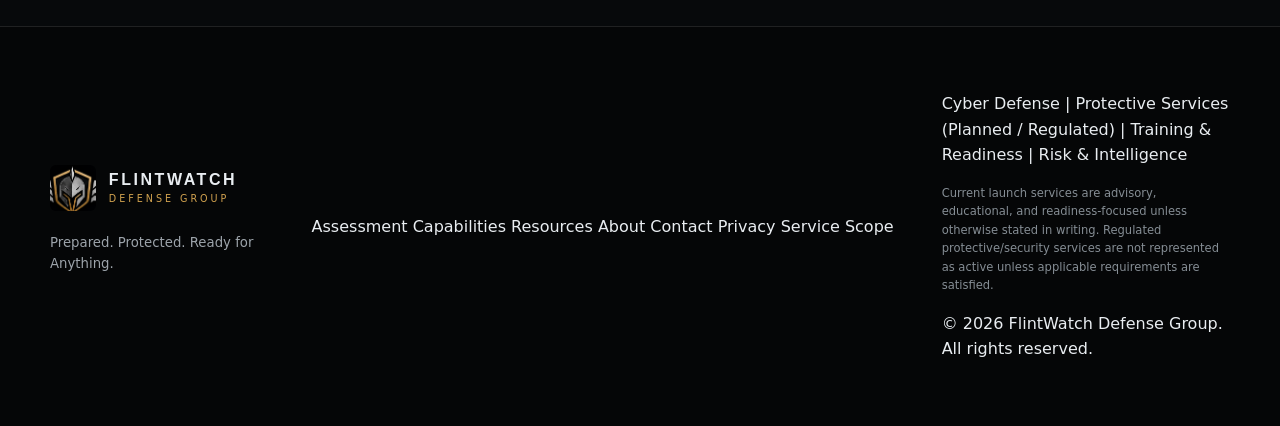
<file: privacy.html>
<!doctype html>
<html lang="en">
<head>
  <meta charset="utf-8">
  <meta name="viewport" content="width=device-width, initial-scale=1">
  <meta name="theme-color" content="#07090b">
  <meta name="description" content="FlintWatch Defense Group launch-site privacy and client data-handling information.">
  <meta name="robots" content="index,follow">
  <meta property="og:type" content="website">
  <meta property="og:title" content="Privacy & Data Handling | FlintWatch Defense Group">
  <meta property="og:description" content="FlintWatch Defense Group launch-site privacy and client data-handling information.">
  <meta property="og:image" content="assets/flintwatch-brand-board-web.jpg">
  <meta name="twitter:card" content="summary_large_image">
  <title>Privacy & Data Handling | FlintWatch Defense Group</title>
  <link rel="icon" href="assets/flintwatch-mark.png" type="image/png">
  <link rel="manifest" href="site.webmanifest">
  <link rel="stylesheet" href="styles.css">
</head><body>
<a class="skip-link" href="#main">Skip to content</a>
<header class="site-header" id="top">
  <div class="nav-shell">
    <a class="brand" href="index.html" aria-label="FlintWatch Defense Group home">
      <img src="assets/flintwatch-mark.png" alt="" class="brand-mark">
      <span class="brand-copy"><strong>FLINTWATCH</strong><small>DEFENSE GROUP</small></span>
    </a>
    <button class="menu-toggle" type="button" aria-expanded="false" aria-controls="site-nav" aria-label="Open navigation">
      <span></span><span></span><span></span>
    </button>
    <nav class="site-nav" id="site-nav" aria-label="Primary navigation">
      <a href="index.html">Home</a><a href="assessment.html">Assessment</a><a href="services.html">Capabilities</a><a href="resources.html">Resources</a><a href="about.html">About</a><a href="contact.html">Contact</a>
      <a class="nav-cta" href="client-intake.html">Request Service</a>
    </nav>
  </div>
</header>

<main id="main">
  <section class="legal-hero"><div class="section-shell"><p class="eyebrow">Privacy &amp; Data Handling</p><h1>CLIENT INFORMATION DESERVES DISCIPLINE.</h1></div></section>
  <section class="section"><div class="section-shell legal-copy">
    <h2>Launch-site data handling</h2><p>This public launch site is intentionally static and does not maintain a public client account system or assessment database.</p>
    <h2>Service requests</h2><p>The service-request forms prepare an email in the visitor’s own email application. The guided intake can optionally save a draft in this browser on this device until the visitor clears it or browser storage is deleted. The site itself does not submit the forms to a FlintWatch public web database.</p>
    <h2>Do not send secrets</h2><p>Do not provide passwords, recovery codes, private keys, API keys, Social Security numbers, payment-card numbers, or other authentication secrets through this website, questionnaire comments, or service-request email.</p>
    <h2>Assessment information</h2><p>Questionnaire responses are used to support readiness assessment, professional review, and recommendations. Self-reported results remain unverified until FlintWatch completes professional review.</p>
    <h2>Contact</h2><p>Questions can be sent to <a href="mailto:flintwatch.command@gmail.com">flintwatch.command@gmail.com</a>.</p>
  </div></section>
</main>

<footer class="site-footer">
  <div class="section-shell footer-grid">
    <div class="footer-brand">
      <a class="brand" href="index.html">
        <img src="assets/flintwatch-mark.png" alt="" class="brand-mark">
        <span class="brand-copy"><strong>FLINTWATCH</strong><small>DEFENSE GROUP</small></span>
      </a>
      <p>Prepared. Protected. Ready for Anything.</p>
    </div>
    <div class="footer-nav">
      <a href="assessment.html">Assessment</a>
      <a href="services.html">Capabilities</a>
      <a href="resources.html">Resources</a>
      <a href="about.html">About</a>
      <a href="contact.html">Contact</a>
      <a href="privacy.html">Privacy</a>
      <a href="scope.html">Service Scope</a>
    </div>
    <div class="footer-meta">
      <p>Cyber Defense | Protective Services (Planned / Regulated) | Training &amp; Readiness | Risk &amp; Intelligence</p>
      <p class="footer-scope">Current launch services are advisory, educational, and readiness-focused unless otherwise stated in writing. Regulated protective/security services are not represented as active unless applicable requirements are satisfied.</p>
      <p>© <span data-year></span> FlintWatch Defense Group. All rights reserved.</p>
    </div>
  </div>
</footer>
<script src="script.js"></script>
</body>
</html>
</file>
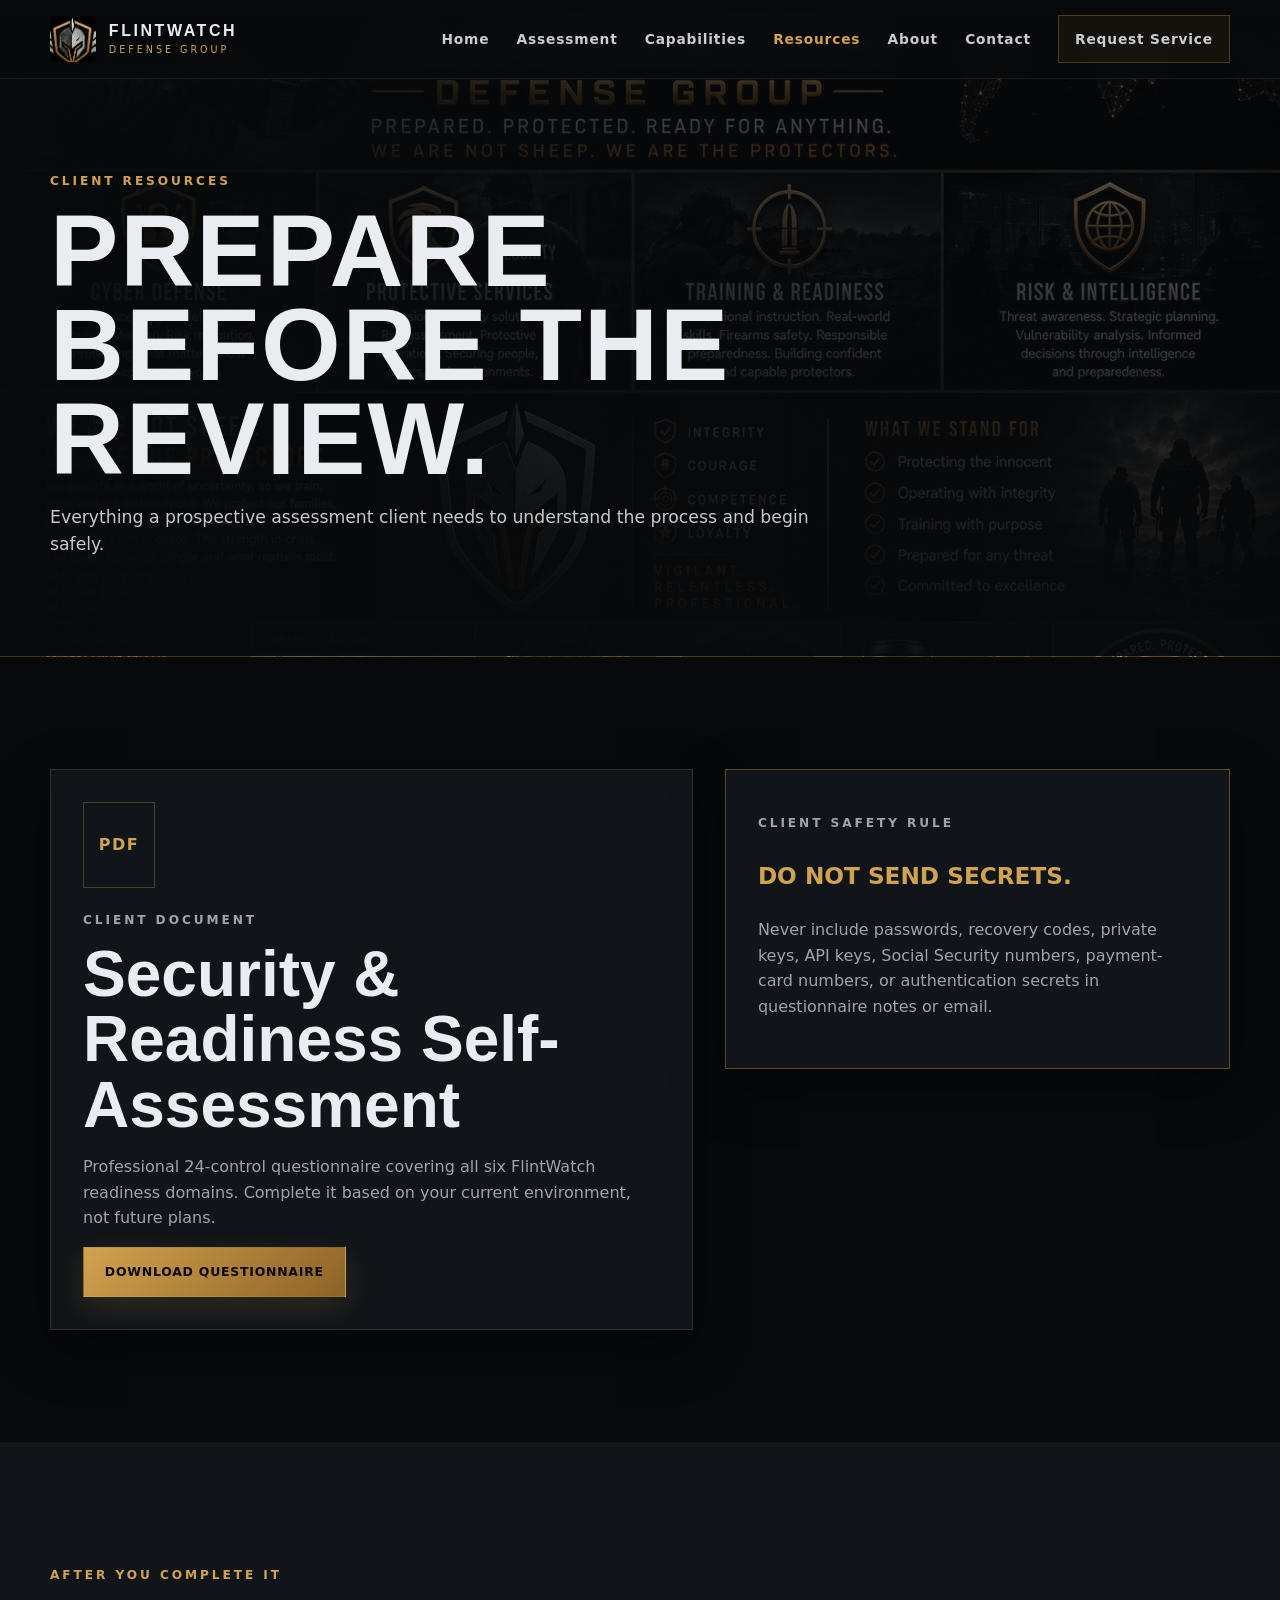
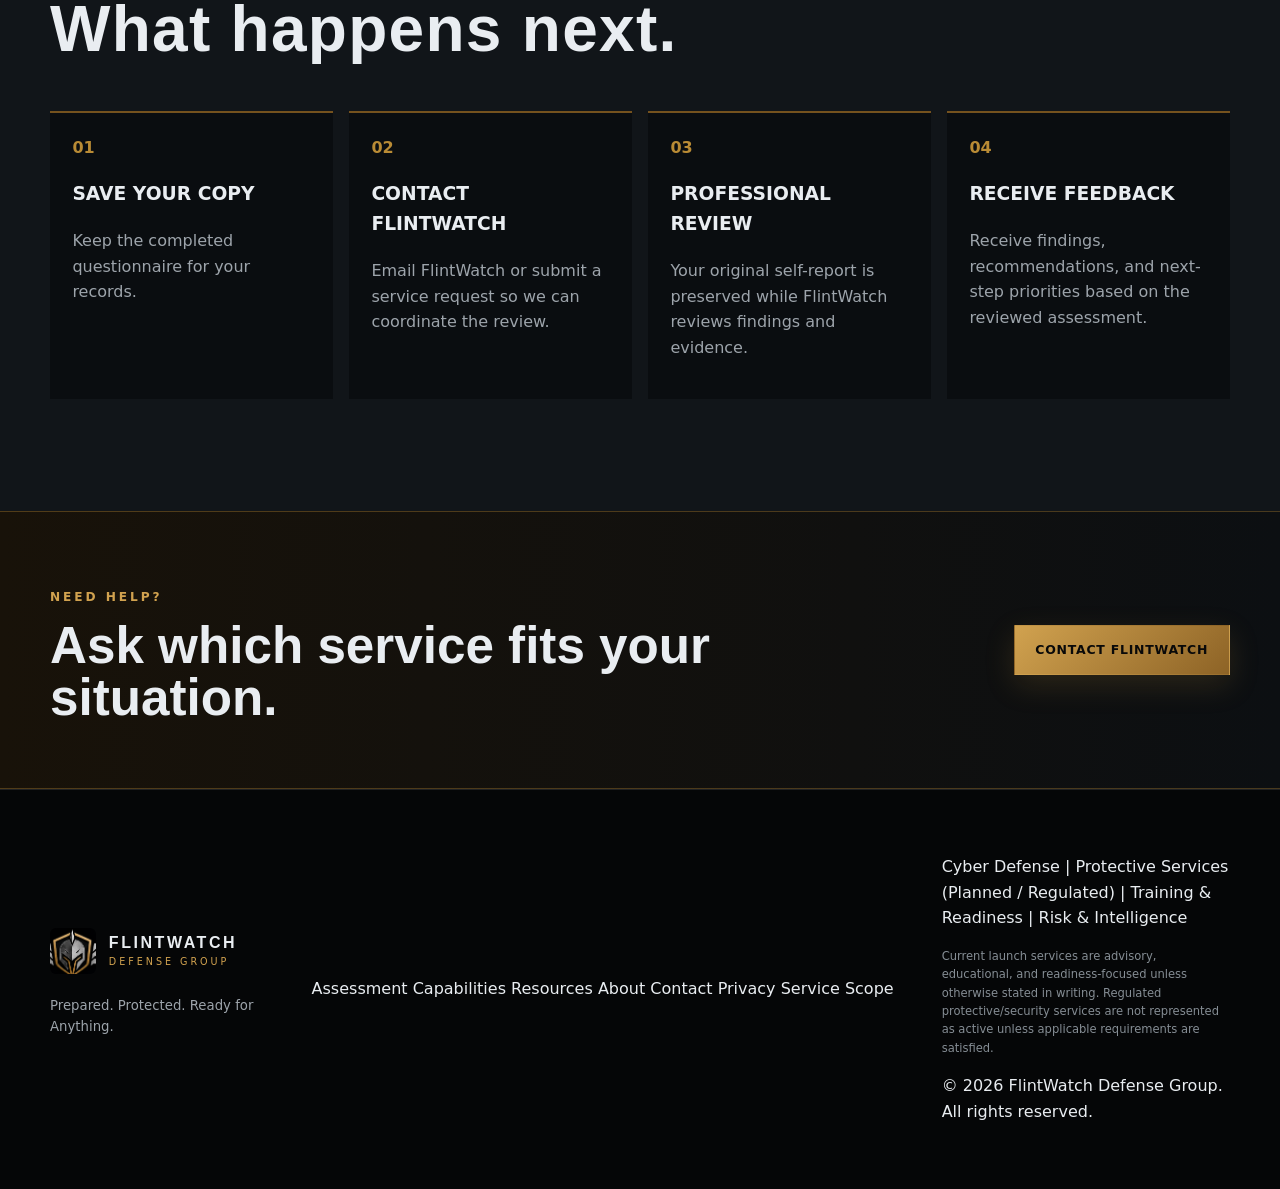
<file: resources.html>
<!doctype html>
<html lang="en">
<head>
  <meta charset="utf-8">
  <meta name="viewport" content="width=device-width, initial-scale=1">
  <meta name="theme-color" content="#07090b">
  <meta name="description" content="Download the FlintWatch Security & Readiness Self-Assessment and review client guidance, safety rules, and next steps.">
  <meta name="robots" content="index,follow">
  <meta property="og:type" content="website">
  <meta property="og:title" content="Client Resources | FlintWatch Defense Group">
  <meta property="og:description" content="Download the FlintWatch Security & Readiness Self-Assessment and review client guidance, safety rules, and next steps.">
  <meta property="og:image" content="assets/flintwatch-brand-board-web.jpg">
  <meta name="twitter:card" content="summary_large_image">
  <title>Client Resources | FlintWatch Defense Group</title>
  <link rel="icon" href="assets/flintwatch-mark.png" type="image/png">
  <link rel="manifest" href="site.webmanifest">
  <link rel="stylesheet" href="styles.css">
</head><body>
<a class="skip-link" href="#main">Skip to content</a>
<header class="site-header" id="top">
  <div class="nav-shell">
    <a class="brand" href="index.html" aria-label="FlintWatch Defense Group home">
      <img src="assets/flintwatch-mark.png" alt="" class="brand-mark">
      <span class="brand-copy"><strong>FLINTWATCH</strong><small>DEFENSE GROUP</small></span>
    </a>
    <button class="menu-toggle" type="button" aria-expanded="false" aria-controls="site-nav" aria-label="Open navigation">
      <span></span><span></span><span></span>
    </button>
    <nav class="site-nav" id="site-nav" aria-label="Primary navigation">
      <a href="index.html">Home</a><a href="assessment.html">Assessment</a><a href="services.html">Capabilities</a><a href="resources.html" class="active">Resources</a><a href="about.html">About</a><a href="contact.html">Contact</a>
      <a class="nav-cta" href="client-intake.html">Request Service</a>
    </nav>
  </div>
</header>

<main id="main">
  <section class="page-hero brand">
    <div class="section-shell reveal">
      <p class="eyebrow">Client Resources</p>
      <h1>PREPARE BEFORE THE REVIEW.</h1>
      <p>Everything a prospective assessment client needs to understand the process and begin safely.</p>
    </div>
  </section>

  <section class="section detail-page">
    <div class="section-shell resources-grid">
      <article class="download-card reveal">
        <div class="document-icon">PDF</div>
        <p class="eyebrow">Client Document</p>
        <h2>Security &amp; Readiness Self-Assessment</h2>
        <p>Professional 24-control questionnaire covering all six FlintWatch readiness domains. Complete it based on your current environment, not future plans.</p>
        <a class="button button-primary" href="downloads/FlintWatch_Security_Readiness_Self_Assessment.pdf" download>Download Questionnaire</a>
      </article>
      <aside class="safety-card reveal">
        <p class="eyebrow">Client Safety Rule</p>
        <h3>DO NOT SEND SECRETS.</h3>
        <p>Never include passwords, recovery codes, private keys, API keys, Social Security numbers, payment-card numbers, or authentication secrets in questionnaire notes or email.</p>
      </aside>
    </div>
  </section>

  <section class="section" style="background:#111519;">
    <div class="section-shell">
      <div class="section-heading reveal"><p class="eyebrow">After You Complete It</p><h2>What happens next.</h2></div>
      <div class="resource-steps">
        <article><b>01</b><h3>SAVE YOUR COPY</h3><p>Keep the completed questionnaire for your records.</p></article>
        <article><b>02</b><h3>CONTACT FLINTWATCH</h3><p>Email FlintWatch or submit a service request so we can coordinate the review.</p></article>
        <article><b>03</b><h3>PROFESSIONAL REVIEW</h3><p>Your original self-report is preserved while FlintWatch reviews findings and evidence.</p></article>
        <article><b>04</b><h3>RECEIVE FEEDBACK</h3><p>Receive findings, recommendations, and next-step priorities based on the reviewed assessment.</p></article>
      </div>
    </div>
  </section>

  <section class="cta-band">
    <div class="section-shell cta-inner">
      <div><p class="eyebrow">Need Help?</p><h2>Ask which service fits your situation.</h2></div>
      <a class="button button-primary" href="contact.html">Contact FlintWatch</a>
    </div>
  </section>
</main>

<footer class="site-footer">
  <div class="section-shell footer-grid">
    <div class="footer-brand">
      <a class="brand" href="index.html">
        <img src="assets/flintwatch-mark.png" alt="" class="brand-mark">
        <span class="brand-copy"><strong>FLINTWATCH</strong><small>DEFENSE GROUP</small></span>
      </a>
      <p>Prepared. Protected. Ready for Anything.</p>
    </div>
    <div class="footer-nav">
      <a href="assessment.html">Assessment</a>
      <a href="services.html">Capabilities</a>
      <a href="resources.html">Resources</a>
      <a href="about.html">About</a>
      <a href="contact.html">Contact</a>
      <a href="privacy.html">Privacy</a>
      <a href="scope.html">Service Scope</a>
    </div>
    <div class="footer-meta">
      <p>Cyber Defense | Protective Services (Planned / Regulated) | Training &amp; Readiness | Risk &amp; Intelligence</p>
      <p class="footer-scope">Current launch services are advisory, educational, and readiness-focused unless otherwise stated in writing. Regulated protective/security services are not represented as active unless applicable requirements are satisfied.</p>
      <p>© <span data-year></span> FlintWatch Defense Group. All rights reserved.</p>
    </div>
  </div>
</footer>
<script src="script.js"></script>
</body>
</html>
</file>
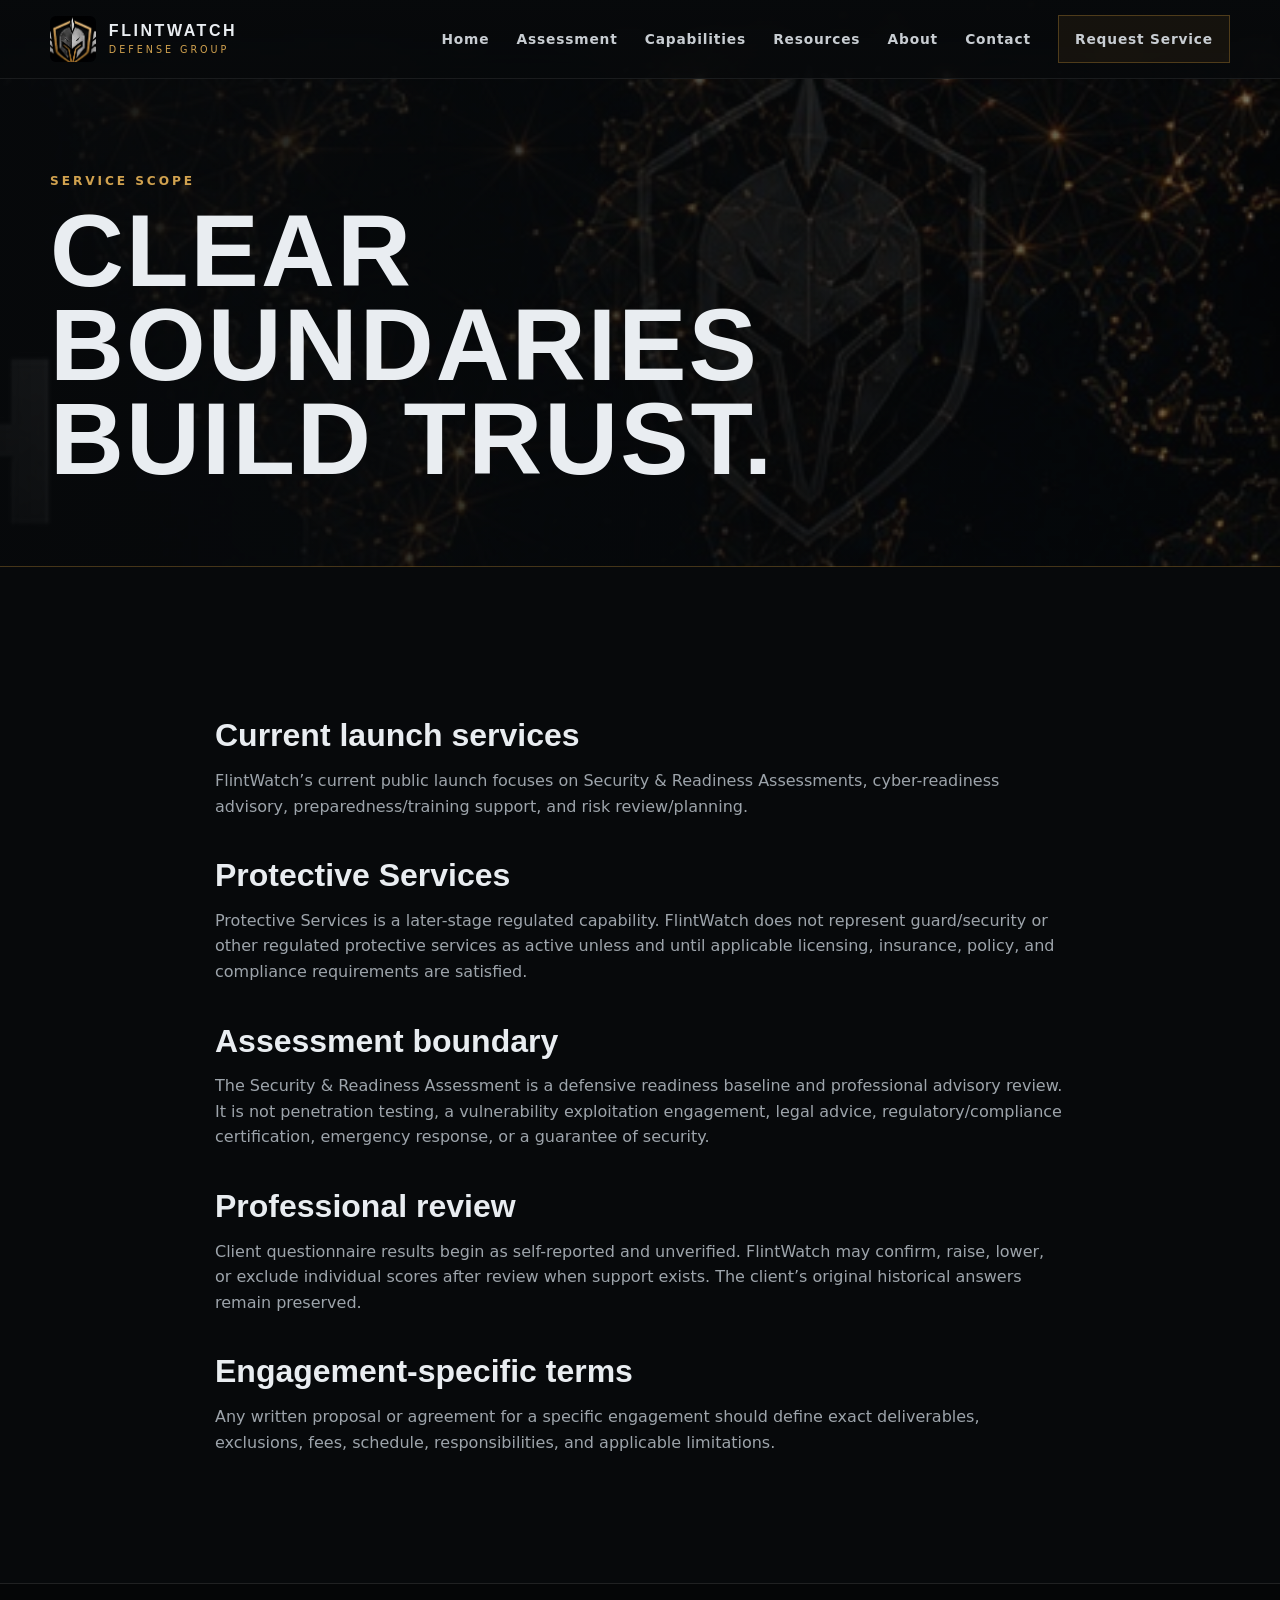
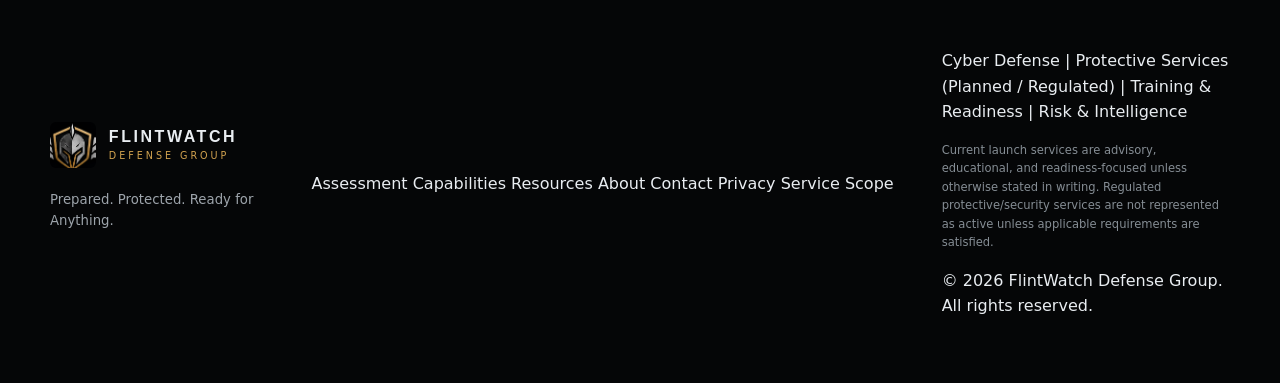
<file: scope.html>
<!doctype html>
<html lang="en">
<head>
  <meta charset="utf-8">
  <meta name="viewport" content="width=device-width, initial-scale=1">
  <meta name="theme-color" content="#07090b">
  <meta name="description" content="Important scope, limitations, and launch-status information for FlintWatch Defense Group services.">
  <meta name="robots" content="index,follow">
  <meta property="og:type" content="website">
  <meta property="og:title" content="Service Scope | FlintWatch Defense Group">
  <meta property="og:description" content="Important scope, limitations, and launch-status information for FlintWatch Defense Group services.">
  <meta property="og:image" content="assets/flintwatch-brand-board-web.jpg">
  <meta name="twitter:card" content="summary_large_image">
  <title>Service Scope | FlintWatch Defense Group</title>
  <link rel="icon" href="assets/flintwatch-mark.png" type="image/png">
  <link rel="manifest" href="site.webmanifest">
  <link rel="stylesheet" href="styles.css">
</head><body>
<a class="skip-link" href="#main">Skip to content</a>
<header class="site-header" id="top">
  <div class="nav-shell">
    <a class="brand" href="index.html" aria-label="FlintWatch Defense Group home">
      <img src="assets/flintwatch-mark.png" alt="" class="brand-mark">
      <span class="brand-copy"><strong>FLINTWATCH</strong><small>DEFENSE GROUP</small></span>
    </a>
    <button class="menu-toggle" type="button" aria-expanded="false" aria-controls="site-nav" aria-label="Open navigation">
      <span></span><span></span><span></span>
    </button>
    <nav class="site-nav" id="site-nav" aria-label="Primary navigation">
      <a href="index.html">Home</a><a href="assessment.html">Assessment</a><a href="services.html">Capabilities</a><a href="resources.html">Resources</a><a href="about.html">About</a><a href="contact.html">Contact</a>
      <a class="nav-cta" href="client-intake.html">Request Service</a>
    </nav>
  </div>
</header>

<main id="main">
  <section class="legal-hero"><div class="section-shell"><p class="eyebrow">Service Scope</p><h1>CLEAR BOUNDARIES BUILD TRUST.</h1></div></section>
  <section class="section"><div class="section-shell legal-copy">
    <h2>Current launch services</h2><p>FlintWatch’s current public launch focuses on Security &amp; Readiness Assessments, cyber-readiness advisory, preparedness/training support, and risk review/planning.</p>
    <h2>Protective Services</h2><p>Protective Services is a later-stage regulated capability. FlintWatch does not represent guard/security or other regulated protective services as active unless and until applicable licensing, insurance, policy, and compliance requirements are satisfied.</p>
    <h2>Assessment boundary</h2><p>The Security &amp; Readiness Assessment is a defensive readiness baseline and professional advisory review. It is not penetration testing, a vulnerability exploitation engagement, legal advice, regulatory/compliance certification, emergency response, or a guarantee of security.</p>
    <h2>Professional review</h2><p>Client questionnaire results begin as self-reported and unverified. FlintWatch may confirm, raise, lower, or exclude individual scores after review when support exists. The client’s original historical answers remain preserved.</p>
    <h2>Engagement-specific terms</h2><p>Any written proposal or agreement for a specific engagement should define exact deliverables, exclusions, fees, schedule, responsibilities, and applicable limitations.</p>
  </div></section>
</main>

<footer class="site-footer">
  <div class="section-shell footer-grid">
    <div class="footer-brand">
      <a class="brand" href="index.html">
        <img src="assets/flintwatch-mark.png" alt="" class="brand-mark">
        <span class="brand-copy"><strong>FLINTWATCH</strong><small>DEFENSE GROUP</small></span>
      </a>
      <p>Prepared. Protected. Ready for Anything.</p>
    </div>
    <div class="footer-nav">
      <a href="assessment.html">Assessment</a>
      <a href="services.html">Capabilities</a>
      <a href="resources.html">Resources</a>
      <a href="about.html">About</a>
      <a href="contact.html">Contact</a>
      <a href="privacy.html">Privacy</a>
      <a href="scope.html">Service Scope</a>
    </div>
    <div class="footer-meta">
      <p>Cyber Defense | Protective Services (Planned / Regulated) | Training &amp; Readiness | Risk &amp; Intelligence</p>
      <p class="footer-scope">Current launch services are advisory, educational, and readiness-focused unless otherwise stated in writing. Regulated protective/security services are not represented as active unless applicable requirements are satisfied.</p>
      <p>© <span data-year></span> FlintWatch Defense Group. All rights reserved.</p>
    </div>
  </div>
</footer>
<script src="script.js"></script>
</body>
</html>
</file>
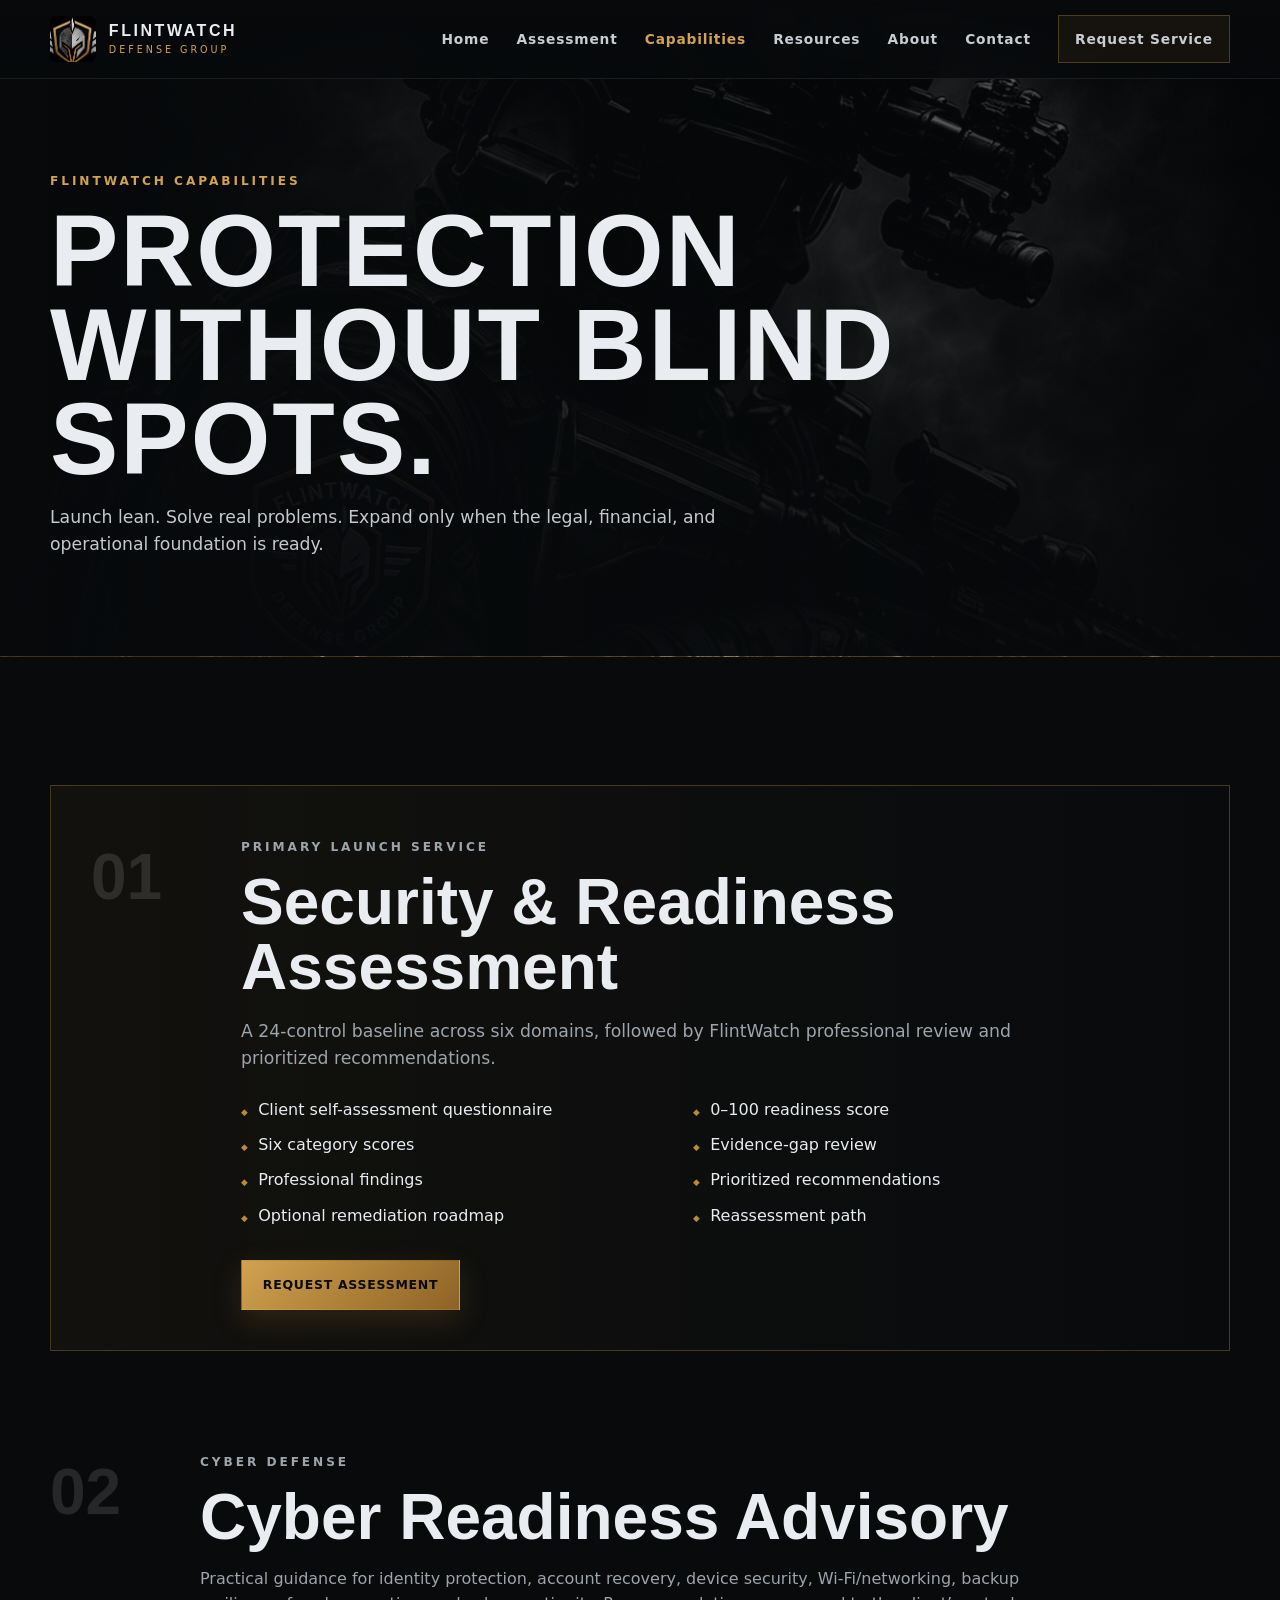
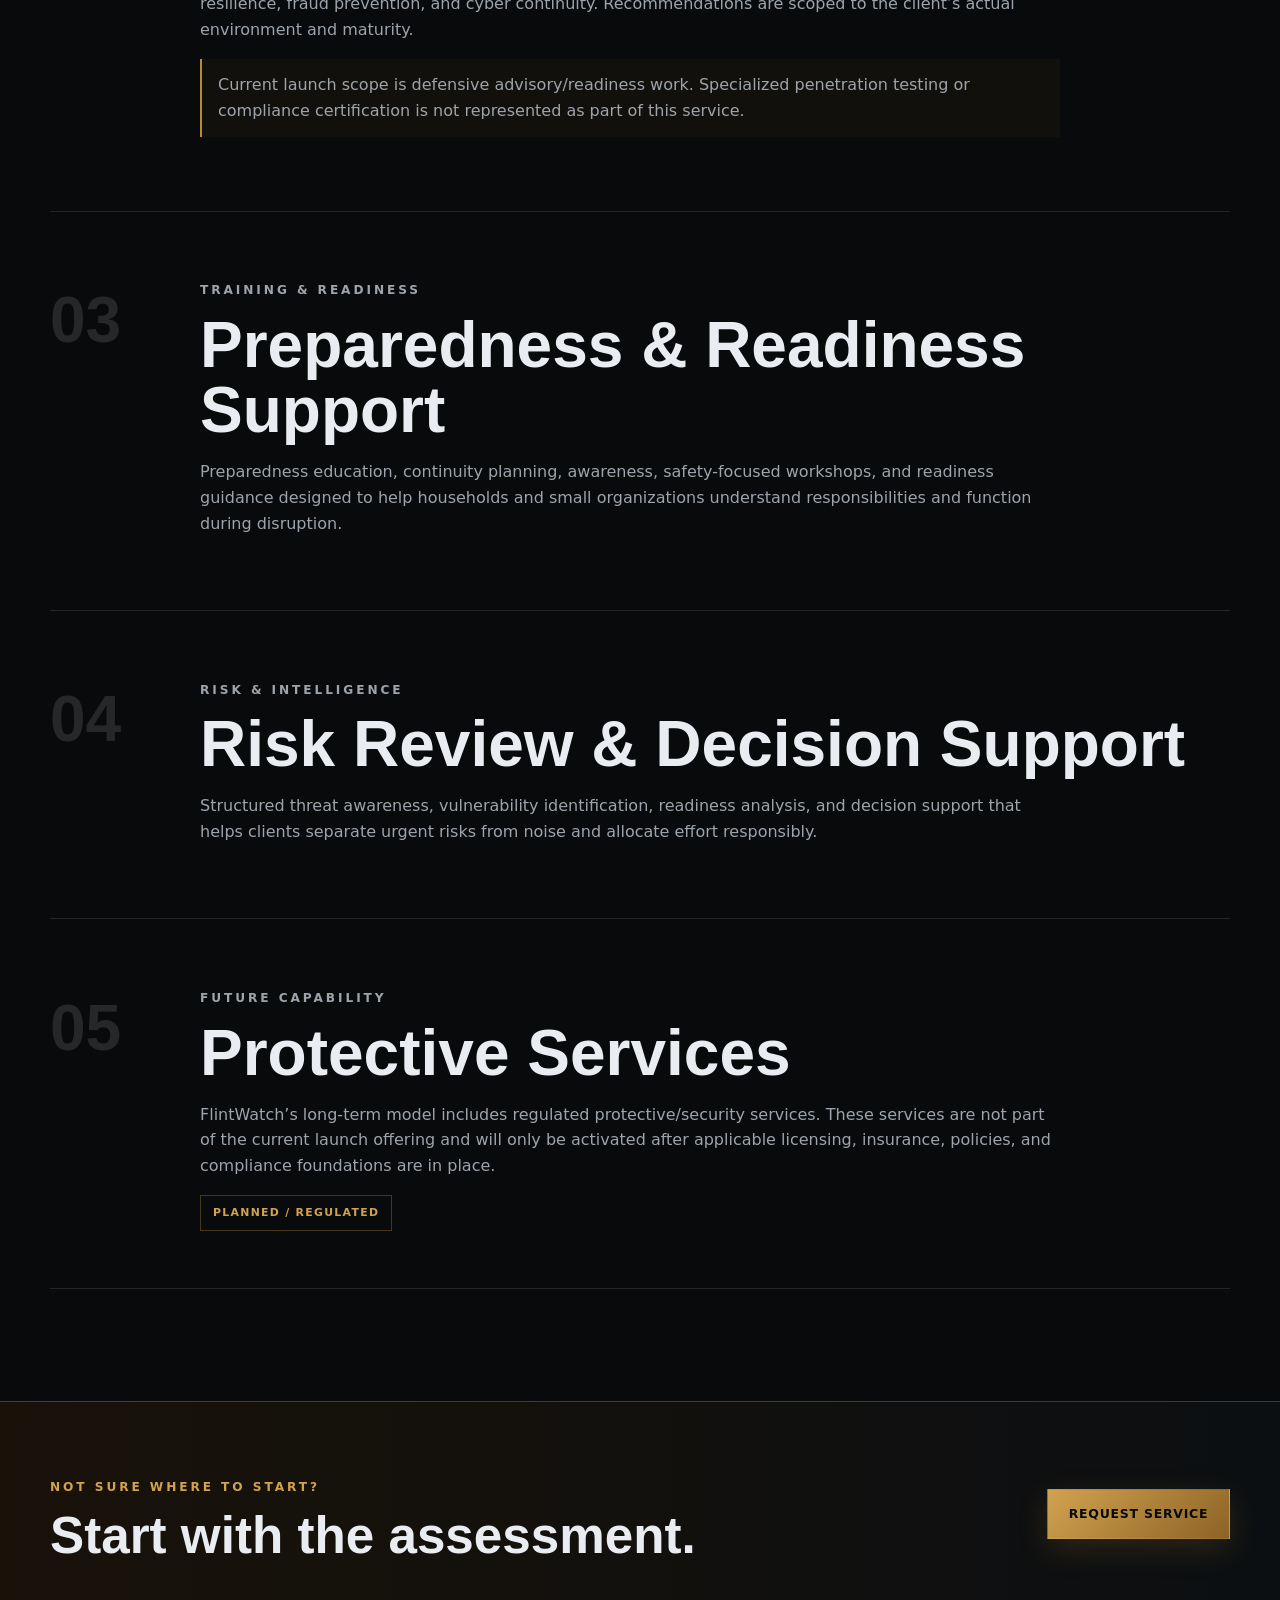
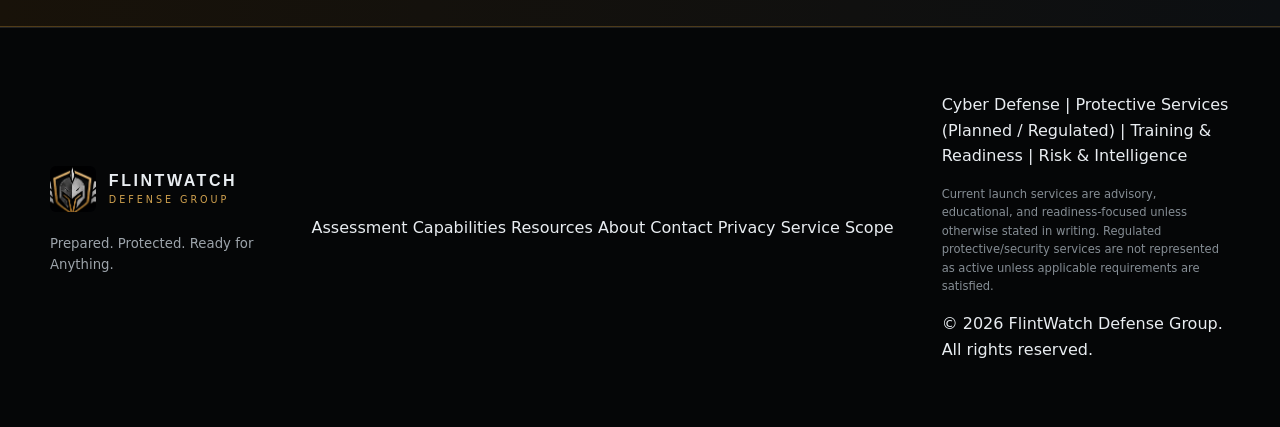
<file: services.html>
<!doctype html>
<html lang="en">
<head>
  <meta charset="utf-8">
  <meta name="viewport" content="width=device-width, initial-scale=1">
  <meta name="theme-color" content="#07090b">
  <meta name="description" content="Explore FlintWatch Security & Readiness Assessments, cyber-readiness advisory, preparedness support, risk planning, and the future protective-services roadmap.">
  <meta name="robots" content="index,follow">
  <meta property="og:type" content="website">
  <meta property="og:title" content="Capabilities | FlintWatch Defense Group">
  <meta property="og:description" content="Explore FlintWatch Security & Readiness Assessments, cyber-readiness advisory, preparedness support, risk planning, and the future protective-services roadmap.">
  <meta property="og:image" content="assets/flintwatch-brand-board-web.jpg">
  <meta name="twitter:card" content="summary_large_image">
  <title>Capabilities | FlintWatch Defense Group</title>
  <link rel="icon" href="assets/flintwatch-mark.png" type="image/png">
  <link rel="manifest" href="site.webmanifest">
  <link rel="stylesheet" href="styles.css">
</head><body>
<a class="skip-link" href="#main">Skip to content</a>
<header class="site-header" id="top">
  <div class="nav-shell">
    <a class="brand" href="index.html" aria-label="FlintWatch Defense Group home">
      <img src="assets/flintwatch-mark.png" alt="" class="brand-mark">
      <span class="brand-copy"><strong>FLINTWATCH</strong><small>DEFENSE GROUP</small></span>
    </a>
    <button class="menu-toggle" type="button" aria-expanded="false" aria-controls="site-nav" aria-label="Open navigation">
      <span></span><span></span><span></span>
    </button>
    <nav class="site-nav" id="site-nav" aria-label="Primary navigation">
      <a href="index.html">Home</a><a href="assessment.html">Assessment</a><a href="services.html" class="active">Capabilities</a><a href="resources.html">Resources</a><a href="about.html">About</a><a href="contact.html">Contact</a>
      <a class="nav-cta" href="client-intake.html">Request Service</a>
    </nav>
  </div>
</header>

<main id="main">
  <section class="page-hero operator">
    <div class="section-shell reveal">
      <p class="eyebrow">FlintWatch Capabilities</p>
      <h1>PROTECTION WITHOUT BLIND SPOTS.</h1>
      <p>Launch lean. Solve real problems. Expand only when the legal, financial, and operational foundation is ready.</p>
    </div>
  </section>

  <section class="section detail-list detail-page">
    <div class="section-shell">
      <article class="detail-service primary reveal">
        <div class="detail-index">01</div>
        <div>
          <p class="eyebrow">Primary Launch Service</p>
          <h2>Security &amp; Readiness Assessment</h2>
          <p class="detail-lead">A 24-control baseline across six domains, followed by FlintWatch professional review and prioritized recommendations.</p>
          <ul class="check-grid">
            <li>Client self-assessment questionnaire</li><li>0–100 readiness score</li>
            <li>Six category scores</li><li>Evidence-gap review</li>
            <li>Professional findings</li><li>Prioritized recommendations</li>
            <li>Optional remediation roadmap</li><li>Reassessment path</li>
          </ul>
          <a class="button button-primary" href="client-intake.html">Request Assessment</a>
        </div>
      </article>

      <article class="detail-service reveal" id="cyber">
        <div class="detail-index">02</div>
        <div>
          <p class="eyebrow">Cyber Defense</p>
          <h2>Cyber Readiness Advisory</h2>
          <p>Practical guidance for identity protection, account recovery, device security, Wi-Fi/networking, backup resilience, fraud prevention, and cyber continuity. Recommendations are scoped to the client’s actual environment and maturity.</p>
          <p class="scope-note">Current launch scope is defensive advisory/readiness work. Specialized penetration testing or compliance certification is not represented as part of this service.</p>
        </div>
      </article>

      <article class="detail-service reveal" id="training">
        <div class="detail-index">03</div>
        <div>
          <p class="eyebrow">Training &amp; Readiness</p>
          <h2>Preparedness &amp; Readiness Support</h2>
          <p>Preparedness education, continuity planning, awareness, safety-focused workshops, and readiness guidance designed to help households and small organizations understand responsibilities and function during disruption.</p>
        </div>
      </article>

      <article class="detail-service reveal" id="risk">
        <div class="detail-index">04</div>
        <div>
          <p class="eyebrow">Risk &amp; Intelligence</p>
          <h2>Risk Review &amp; Decision Support</h2>
          <p>Structured threat awareness, vulnerability identification, readiness analysis, and decision support that helps clients separate urgent risks from noise and allocate effort responsibly.</p>
        </div>
      </article>

      <article class="detail-service reveal" id="protective">
        <div class="detail-index">05</div>
        <div>
          <p class="eyebrow">Future Capability</p>
          <h2>Protective Services</h2>
          <p>FlintWatch’s long-term model includes regulated protective/security services. These services are not part of the current launch offering and will only be activated after applicable licensing, insurance, policies, and compliance foundations are in place.</p>
          <span class="status-pill">PLANNED / REGULATED</span>
        </div>
      </article>
    </div>
  </section>

  <section class="cta-band">
    <div class="section-shell cta-inner">
      <div><p class="eyebrow">Not Sure Where to Start?</p><h2>Start with the assessment.</h2></div>
      <a class="button button-primary" href="client-intake.html">Request Service</a>
    </div>
  </section>
</main>

<footer class="site-footer">
  <div class="section-shell footer-grid">
    <div class="footer-brand">
      <a class="brand" href="index.html">
        <img src="assets/flintwatch-mark.png" alt="" class="brand-mark">
        <span class="brand-copy"><strong>FLINTWATCH</strong><small>DEFENSE GROUP</small></span>
      </a>
      <p>Prepared. Protected. Ready for Anything.</p>
    </div>
    <div class="footer-nav">
      <a href="assessment.html">Assessment</a>
      <a href="services.html">Capabilities</a>
      <a href="resources.html">Resources</a>
      <a href="about.html">About</a>
      <a href="contact.html">Contact</a>
      <a href="privacy.html">Privacy</a>
      <a href="scope.html">Service Scope</a>
    </div>
    <div class="footer-meta">
      <p>Cyber Defense | Protective Services (Planned / Regulated) | Training &amp; Readiness | Risk &amp; Intelligence</p>
      <p class="footer-scope">Current launch services are advisory, educational, and readiness-focused unless otherwise stated in writing. Regulated protective/security services are not represented as active unless applicable requirements are satisfied.</p>
      <p>© <span data-year></span> FlintWatch Defense Group. All rights reserved.</p>
    </div>
  </div>
</footer>
<script src="script.js"></script>
</body>
</html>
</file>
<file: styles.css>
:root {
  --black: #07090b;
  --black-soft: #0d1013;
  --panel: #111519;
  --panel-2: #171c21;
  --steel: #b6bcc3;
  --steel-bright: #e9edf1;
  --muted: #9da4ab;
  --gold: #b98b35;
  --gold-bright: #d1a24f;
  --gold-dark: #75521e;
  --line: rgba(255,255,255,.11);
  --line-gold: rgba(185,139,53,.35);
  --shadow: 0 18px 50px rgba(0,0,0,.38);
  --max: 1180px;
}

* { box-sizing: border-box; }
html { scroll-behavior: smooth; }
body {
  margin: 0;
  color: var(--steel-bright);
  background:
    radial-gradient(circle at 50% -10%, rgba(185,139,53,.08), transparent 28rem),
    var(--black);
  font-family: Inter, ui-sans-serif, system-ui, -apple-system, BlinkMacSystemFont, "Segoe UI", sans-serif;
  line-height: 1.6;
}
body.nav-open { overflow: hidden; }
a { color: inherit; text-decoration: none; }
img { max-width: 100%; display: block; }
button, input, textarea, select { font: inherit; }
button { color: inherit; }
::selection { background: var(--gold); color: #000; }

.skip-link {
  position: fixed;
  top: .75rem;
  left: .75rem;
  z-index: 9999;
  transform: translateY(-150%);
  padding: .7rem 1rem;
  background: var(--gold);
  color: #050505;
  font-weight: 800;
}
.skip-link:focus { transform: translateY(0); }

.site-header {
  position: fixed;
  inset: 0 0 auto;
  z-index: 1000;
  background: linear-gradient(180deg, rgba(7,9,11,.98), rgba(7,9,11,.84));
  border-bottom: 1px solid rgba(255,255,255,.08);
  backdrop-filter: blur(14px);
}
.nav-shell {
  width: min(var(--max), calc(100% - 2rem));
  min-height: 78px;
  margin: auto;
  display: flex;
  align-items: center;
  justify-content: space-between;
  gap: 2rem;
}
.brand { display: inline-flex; align-items: center; gap: .8rem; }
.brand-mark { width: 46px; height: 46px; object-fit: cover; object-position: center; border-radius: 6px; }
.brand-copy { display: grid; line-height: 1.05; }
.brand-copy strong {
  letter-spacing: .16em;
  font-size: 1rem;
  font-family: "Arial Narrow", "Roboto Condensed", Impact, sans-serif;
}
.brand-copy small { color: var(--gold-bright); letter-spacing: .31em; font-size: .6rem; margin-top: .35rem; }
.site-nav { display: flex; align-items: center; gap: 1.7rem; }
.site-nav > a { color: #c8cdd2; font-weight: 700; font-size: .86rem; letter-spacing: .06em; }
.site-nav > a:hover, .site-nav > a:focus-visible { color: var(--gold-bright); }
.nav-cta { border: 1px solid var(--line-gold); padding: .75rem 1rem; background: rgba(185,139,53,.08); }
.menu-toggle { display: none; border: 0; background: transparent; padding: .5rem; }
.menu-toggle span { width: 26px; height: 2px; display: block; background: var(--steel-bright); margin: 5px 0; transition: .25s; }

.hero {
  position: relative;
  min-height: 860px;
  display: grid;
  place-items: center;
  overflow: hidden;
  border-bottom: 1px solid var(--line);
  padding: 8.5rem 1rem 8rem;
  background:
    linear-gradient(90deg, rgba(7,9,11,.16), rgba(7,9,11,.72) 34%, rgba(7,9,11,.72) 66%, rgba(7,9,11,.16)),
    linear-gradient(180deg, transparent 65%, var(--black));
}
.hero::before {
  content: "";
  position: absolute;
  inset: 0;
  background: radial-gradient(circle at 50% 34%, rgba(185,139,53,.12), transparent 24rem);
  pointer-events: none;
}
.hero-media { position: absolute; top: 0; bottom: 0; width: 43%; background-size: cover; background-repeat: no-repeat; opacity: .72; }
.hero-media-left { left: 0; background-image: linear-gradient(90deg, rgba(7,9,11,.02), var(--black) 94%), url("assets/hero-operator.jpg"); background-position: left top; background-size: auto 100%; }
.hero-media-right { right: 0; background-image: linear-gradient(270deg, rgba(7,9,11,.02), var(--black) 94%), url("assets/hero-network.jpg"); background-position: right top; background-size: auto 100%; }
.hero-grid {
  position: absolute;
  inset: 0;
  opacity: .12;
  background-image: linear-gradient(rgba(255,255,255,.13) 1px, transparent 1px), linear-gradient(90deg, rgba(255,255,255,.13) 1px, transparent 1px);
  background-size: 80px 80px;
  mask-image: linear-gradient(to bottom, black, transparent 75%);
}
.hero-content { position: relative; z-index: 3; max-width: 760px; margin: auto; text-align: center; }
.hero-crest { width: min(500px, 75vw); margin: 0 auto -1rem; }
.eyebrow { color: var(--gold-bright); text-transform: uppercase; letter-spacing: .24em; font-size: .76rem; font-weight: 800; }
.hero h1 {
  margin: .2rem 0 0;
  font-family: "Arial Narrow", "Roboto Condensed", Impact, sans-serif;
  font-size: clamp(4rem, 10vw, 7.7rem);
  line-height: .92;
  letter-spacing: .06em;
  background: linear-gradient(180deg, #fff, #9ca2a8 72%, #5f666d);
  -webkit-background-clip: text;
  color: transparent;
  text-shadow: 0 14px 38px rgba(0,0,0,.45);
}
.hero-subtitle { margin: 1rem 0 .4rem; color: var(--gold-bright); letter-spacing: .42em; font-weight: 900; font-size: clamp(1rem, 2vw, 1.45rem); }
.hero-tagline { margin: .9rem 0 .8rem; font-weight: 800; text-transform: uppercase; letter-spacing: .16em; }
.hero-lead { max-width: 680px; margin: 0 auto 2rem; color: #bac0c6; font-size: 1.05rem; }
.hero-actions { display: flex; justify-content: center; gap: .85rem; flex-wrap: wrap; }
.button { display: inline-flex; justify-content: center; align-items: center; min-height: 50px; padding: .75rem 1.3rem; font-weight: 900; letter-spacing: .06em; text-transform: uppercase; font-size: .78rem; border: 1px solid transparent; cursor: pointer; transition: .22s ease; }
.button-primary { color: #090909; background: linear-gradient(135deg, var(--gold-bright), #8d6326); box-shadow: 0 10px 30px rgba(185,139,53,.18); }
.button-primary:hover { transform: translateY(-2px); filter: brightness(1.08); }
.button-secondary { border-color: rgba(255,255,255,.24); background: rgba(7,9,11,.65); }
.button-secondary:hover { border-color: var(--gold); color: var(--gold-bright); }
.hero-rail {
  position: absolute;
  inset: auto 0 0;
  z-index: 4;
  min-height: 70px;
  display: grid;
  grid-template-columns: repeat(4, 1fr);
  background: rgba(7,9,11,.92);
  border-top: 1px solid var(--line-gold);
}
.hero-rail span { display: grid; place-items: center; padding: 1rem; border-right: 1px solid var(--line); text-transform: uppercase; letter-spacing: .14em; color: #c8cdd2; font-size: .72rem; font-weight: 800; }

.section { padding: 7rem 1rem; }
.section-shell { width: min(var(--max), 100%); margin: 0 auto; }
.section-heading { max-width: 760px; margin-bottom: 3rem; }
.section-heading h2, .mission h2, .about h2, .contact h2, .audience h2 {
  margin: .35rem 0 1rem;
  font-family: "Arial Narrow", "Roboto Condensed", Impact, sans-serif;
  font-size: clamp(2.4rem, 5vw, 4.4rem);
  line-height: 1.02;
  letter-spacing: .02em;
}
.section-heading p:last-child, .mission-copy > p, .about-copy > p, .contact-copy > p, .audience-copy > p { color: var(--muted); }

.trust-strip { border-bottom: 1px solid var(--line); background: #0a0d0f; }
.trust-grid { display: grid; grid-template-columns: repeat(4, 1fr); }
.trust-grid > div { padding: 1.5rem; border-right: 1px solid var(--line); }
.trust-grid strong, .trust-grid span { display: block; }
.trust-grid strong { color: var(--gold-bright); text-transform: uppercase; letter-spacing: .12em; font-size: .76rem; }
.trust-grid span { color: #c2c7cc; margin-top: .3rem; }

.services { background: linear-gradient(180deg, #0b0e11, #07090b); }
.service-grid { display: grid; grid-template-columns: repeat(2, 1fr); gap: 1rem; }
.service-card {
  position: relative;
  min-height: 430px;
  padding: 2rem;
  border: 1px solid var(--line);
  background: linear-gradient(145deg, rgba(255,255,255,.035), rgba(255,255,255,.012));
  box-shadow: var(--shadow);
  overflow: hidden;
}
.service-card::after { content: ""; position: absolute; inset: auto 0 0; height: 2px; background: linear-gradient(90deg, transparent, var(--gold), transparent); transform: scaleX(0); transition: .3s; }
.service-card:hover::after { transform: scaleX(1); }
.service-icon { width: 58px; height: 58px; display: grid; place-items: center; border: 1px solid var(--line-gold); background: rgba(185,139,53,.06); margin-bottom: 1.5rem; }
.service-icon svg { width: 34px; height: 34px; fill: none; stroke: var(--gold-bright); stroke-width: 2; stroke-linecap: round; stroke-linejoin: round; }
.card-number { position: absolute; right: 1.5rem; top: 1rem; color: rgba(255,255,255,.08); font-size: 4rem; font-weight: 900; margin: 0; }
.service-card h3 { font-size: 1.65rem; margin: 0 0 .6rem; }
.service-card > p { color: var(--muted); }
.service-card ul { padding-left: 1.15rem; color: #c5cbd0; }
.service-card li { margin: .4rem 0; }
.text-link { display: inline-flex; gap: .65rem; align-items: center; margin-top: 1rem; color: var(--gold-bright); font-weight: 800; text-transform: uppercase; letter-spacing: .08em; font-size: .75rem; }
.text-link span { transition: transform .2s; }
.text-link:hover span { transform: translateX(4px); }

.mission { background: linear-gradient(115deg, #0a0d10 0 52%, #11161a 52%); border-block: 1px solid var(--line); }
.mission-grid { display: grid; grid-template-columns: 1.15fr .85fr; gap: 5rem; align-items: start; }
.mission-lead { color: #d4d8dc !important; font-size: 1.14rem; }
.mission-quote { margin-top: 2rem; border-left: 3px solid var(--gold); padding: 1.2rem 1.4rem; background: rgba(185,139,53,.06); color: #d8dde1; font-weight: 700; }
.values-panel { border: 1px solid var(--line-gold); padding: 2rem; background: rgba(7,9,11,.48); }
.values-panel h3 { margin-top: 0; text-transform: uppercase; letter-spacing: .16em; color: var(--gold-bright); }
.value-list > div { display: grid; grid-template-columns: 42px 1fr; gap: .2rem 1rem; padding: 1rem 0; border-top: 1px solid var(--line); }
.value-list span { grid-row: span 2; color: var(--gold); font-weight: 900; }
.value-list strong { text-transform: uppercase; letter-spacing: .08em; }
.value-list p { margin: .25rem 0 0; color: var(--muted); }

.approach { background: #080a0c; }
.process-grid { display: grid; grid-template-columns: repeat(4, 1fr); gap: 1rem; }
.process-step { padding: 2rem 1.35rem; border-top: 2px solid var(--gold-dark); background: var(--panel); min-height: 245px; }
.process-step span { color: var(--gold); font-weight: 900; letter-spacing: .14em; }
.process-step h3 { font-size: 1.55rem; margin: 1rem 0 .55rem; }
.process-step p { color: var(--muted); }

.audience { border-block: 1px solid var(--line); background: linear-gradient(180deg, #11161a, #0b0e10); }
.audience-grid { display: grid; grid-template-columns: .85fr 1.15fr; gap: 4rem; align-items: center; }
.audience-list { display: grid; grid-template-columns: repeat(2, 1fr); gap: .8rem; }
.audience-list span { border: 1px solid var(--line); padding: 1.1rem; background: rgba(255,255,255,.02); font-weight: 800; }
.audience-list span::before { content: "◆"; color: var(--gold); margin-right: .7rem; font-size: .65rem; }

.about { background: #080a0c; }
.about-grid { display: grid; grid-template-columns: 1.05fr .95fr; gap: 4rem; align-items: center; }
.about-visual { position: relative; }
.about-visual::before { content: ""; position: absolute; inset: -14px 14px 14px -14px; border: 1px solid var(--line-gold); z-index: 0; }
.about-visual img { position: relative; z-index: 1; box-shadow: var(--shadow); }
.about-stats { display: grid; grid-template-columns: repeat(3, 1fr); gap: .6rem; margin-top: 2rem; }
.about-stats > div { border-top: 1px solid var(--gold-dark); padding-top: 1rem; }
.about-stats strong { display: block; font-size: 2rem; color: var(--gold-bright); }
.about-stats span { color: var(--muted); font-size: .85rem; }

.faq { background: linear-gradient(180deg, #0d1114, #080a0c); border-top: 1px solid var(--line); }
.faq-grid { display: grid; grid-template-columns: .85fr 1.15fr; gap: 4rem; }
.accordion details { border-top: 1px solid var(--line); }
.accordion details:last-child { border-bottom: 1px solid var(--line); }
.accordion summary { cursor: pointer; padding: 1.3rem 2rem 1.3rem 0; font-weight: 800; list-style: none; position: relative; }
.accordion summary::-webkit-details-marker { display: none; }
.accordion summary::after { content: "+"; position: absolute; right: .2rem; color: var(--gold); font-size: 1.4rem; }
.accordion details[open] summary::after { content: "−"; }
.accordion details p { margin: 0; padding: 0 2rem 1.4rem 0; color: var(--muted); }

.contact { background: linear-gradient(125deg, #101519, #07090b 62%); border-top: 1px solid var(--line-gold); }
.contact-grid { display: grid; grid-template-columns: .85fr 1.15fr; gap: 5rem; align-items: start; }
.contact-badges { display: flex; flex-wrap: wrap; gap: .5rem; margin-top: 2rem; }
.contact-badges span { border: 1px solid var(--line); padding: .55rem .75rem; font-size: .72rem; text-transform: uppercase; letter-spacing: .08em; }
.contact-form { padding: 2rem; background: rgba(255,255,255,.025); border: 1px solid var(--line); }
.form-row { display: grid; grid-template-columns: repeat(2, 1fr); gap: 1rem; }
.contact-form label { display: grid; gap: .45rem; margin-bottom: 1rem; color: #cbd0d5; font-weight: 700; font-size: .82rem; letter-spacing: .03em; }
.contact-form input, .contact-form textarea, .contact-form select { width: 100%; background: #090c0e; color: var(--steel-bright); border: 1px solid rgba(255,255,255,.13); padding: .85rem .9rem; outline: none; }
.contact-form input:focus, .contact-form textarea:focus, .contact-form select:focus { border-color: var(--gold); box-shadow: 0 0 0 3px rgba(185,139,53,.12); }
.form-status { min-height: 1.5rem; margin-bottom: 0; color: var(--gold-bright); }

.site-footer { border-top: 1px solid var(--line); background: #050607; padding: 3rem 1rem; }
.footer-grid { display: grid; grid-template-columns: 1fr auto 1.35fr; gap: 3rem; align-items: center; }
.footer-brand p, .footer-legal p { color: var(--muted); font-size: .83rem; }
.footer-links { display: grid; gap: .6rem; }
.footer-links a { color: #c3c8cd; font-weight: 700; }
.footer-links a:hover { color: var(--gold-bright); }
.footer-legal { text-align: right; }

.reveal { opacity: 0; transform: translateY(20px); transition: opacity .7s ease, transform .7s ease; }
.reveal.is-visible { opacity: 1; transform: none; }

@media (max-width: 980px) {
  .site-nav { position: fixed; inset: 78px 0 auto; padding: 2rem; background: rgba(7,9,11,.98); border-bottom: 1px solid var(--line); display: grid; transform: translateY(-130%); transition: transform .28s ease; }
  .site-nav.is-open { transform: translateY(0); }
  .menu-toggle { display: block; }
  .mission-grid, .about-grid, .contact-grid, .faq-grid, .audience-grid { grid-template-columns: 1fr; gap: 3rem; }
  .process-grid { grid-template-columns: repeat(2, 1fr); }
  .hero-media { width: 52%; opacity: .48; }
  .trust-grid { grid-template-columns: repeat(2, 1fr); }
  .footer-grid { grid-template-columns: 1fr; text-align: left; }
  .footer-legal { text-align: left; }
}

@media (max-width: 700px) {
  .section { padding: 5rem 1rem; }
  .brand-copy strong { font-size: .88rem; }
  .hero { min-height: 800px; padding-top: 7rem; }
  .hero-crest { width: 330px; margin-bottom: -.5rem; }
  .hero-media-right { opacity: .32; }
  .hero-media-left { opacity: .38; }
  .hero-rail { grid-template-columns: repeat(2, 1fr); }
  .hero-rail span { font-size: .62rem; }
  .trust-grid, .service-grid, .process-grid, .audience-list, .about-stats, .form-row { grid-template-columns: 1fr; }
  .service-card { min-height: auto; }
  .mission { background: #0c1013; }
  .section-heading h2, .mission h2, .about h2, .contact h2, .audience h2 { font-size: 2.6rem; }
}

@media (prefers-reduced-motion: reduce) {
  html { scroll-behavior: auto; }
  *, *::before, *::after { animation-duration: .01ms !important; animation-iteration-count: 1 !important; transition-duration: .01ms !important; }
  .reveal { opacity: 1; transform: none; }
}



/* ================================================================
   FLINTWATCH BRAND MASTER SITE v1.0 — EXTENSIONS
   Built on the original uploaded FlintWatch design system.
   ================================================================ */

.site-nav > a.active { color: var(--gold-bright); }
.site-nav > a.active::after { transform: scaleX(1); }
.hero-actions.left { justify-content: flex-start; }
.section-heading .section-copy { max-width: 760px; }

.primary-assessment {
  position: relative;
  overflow: hidden;
  background:
    radial-gradient(circle at 80% 18%, rgba(185,139,53,.14), transparent 30rem),
    linear-gradient(145deg, #11161a 0%, #080a0c 70%);
  border-top: 1px solid var(--line-gold);
  border-bottom: 1px solid var(--line);
}
.assessment-grid {
  display: grid;
  grid-template-columns: 1.08fr .92fr;
  gap: 4rem;
  align-items: center;
}
.assessment-copy h2,
.detail-page h2,
.legal-copy h2,
.resources-copy h2 {
  margin: .35rem 0 1rem;
  font-family: "Arial Narrow", "Roboto Condensed", Impact, sans-serif;
  font-size: clamp(2.45rem, 5vw, 4.5rem);
  line-height: 1.02;
}
.assessment-lead,
.detail-lead {
  color: #c8ced3;
  font-size: 1.08rem;
  max-width: 760px;
}
.assessment-domains {
  display: grid;
  grid-template-columns: repeat(2, minmax(0,1fr));
  gap: .55rem;
  margin: 1.5rem 0 0;
}
.assessment-domains span {
  border-left: 2px solid var(--gold);
  background: rgba(255,255,255,.025);
  padding: .78rem .86rem;
  color: #d1d5d9;
  font-size: .72rem;
  font-weight: 800;
  letter-spacing: .055em;
  text-transform: uppercase;
}
.assessment-actions {
  display: flex;
  flex-wrap: wrap;
  gap: .75rem;
  margin-top: 1.7rem;
}
.assessment-panel {
  border: 1px solid var(--line-gold);
  background: rgba(6,8,10,.88);
  padding: 1.55rem;
  box-shadow: var(--shadow);
}
.assessment-score {
  display: flex;
  align-items: baseline;
  gap: .8rem;
  border-bottom: 1px solid var(--line);
  padding-bottom: 1rem;
}
.assessment-score strong {
  color: var(--gold-bright);
  font-size: 2.35rem;
  line-height: 1;
}
.assessment-score span {
  color: var(--muted);
  font-size: .7rem;
  font-weight: 900;
  letter-spacing: .13em;
}
.assessment-panel ol {
  list-style: none;
  padding: 0;
  margin: 0;
}
.assessment-panel li {
  display: grid;
  grid-template-columns: 42px 1fr;
  gap: .8rem;
  padding: 1rem 0;
  border-bottom: 1px solid var(--line);
}
.assessment-panel li:last-child { border-bottom: 0; }
.assessment-panel li > b { color: var(--gold); }
.assessment-panel li strong {
  display: block;
  letter-spacing: .08em;
}
.assessment-panel li p {
  margin: .18rem 0 0;
  color: var(--muted);
  font-size: .86rem;
}

.planned-label {
  display: inline-block;
  margin-left: .35rem;
  padding: .22rem .4rem;
  border: 1px solid var(--gold-dark);
  color: var(--gold-bright);
  font-size: .55rem;
  font-weight: 900;
  letter-spacing: .12em;
  vertical-align: middle;
}
.service-card.planned { border-color: var(--line-gold); }
.muted-link { color: var(--muted) !important; cursor: default; }
.form-note {
  margin: .9rem 0 0;
  color: var(--muted);
  font-size: .72rem;
  line-height: 1.5;
}
.direct-email {
  margin: 1rem 0 1.25rem;
  color: var(--muted);
}
.direct-email a {
  color: var(--gold-bright);
  font-weight: 800;
}
.questionnaire-link { margin-bottom: 1.5rem; }

.page-hero {
  min-height: 520px;
  position: relative;
  display: flex;
  align-items: flex-end;
  padding: 10rem 1rem 5rem;
  overflow: hidden;
  border-bottom: 1px solid var(--line-gold);
  background-position: center;
  background-size: cover;
}
.page-hero::before {
  content: "";
  position: absolute;
  inset: 0;
  background:
    linear-gradient(90deg, rgba(7,9,11,.97), rgba(7,9,11,.44)),
    linear-gradient(180deg, rgba(7,9,11,.10), rgba(7,9,11,.88));
}
.page-hero .section-shell {
  position: relative;
  z-index: 2;
}
.page-hero h1,
.brand-page-hero h1,
.legal-hero h1 {
  margin: .35rem 0 1rem;
  font-family: "Arial Narrow", "Roboto Condensed", Impact, sans-serif;
  font-size: clamp(3.5rem, 8vw, 6.5rem);
  line-height: .92;
  letter-spacing: .02em;
  max-width: 920px;
}
.page-hero p:not(.eyebrow) {
  max-width: 760px;
  color: #c4c9ce;
  font-size: 1.08rem;
}
.page-hero.operator { background-image: url("assets/hero-operator.jpg"); background-position: center 24%; }
.page-hero.network { background-image: url("assets/hero-network.jpg"); }
.page-hero.brand { background-image: url("assets/flintwatch-brand-board-web.jpg"); }

.metric-strip {
  border-bottom: 1px solid var(--line-gold);
  background: #090c0e;
}
.metric-grid {
  display: grid;
  grid-template-columns: repeat(4, 1fr);
}
.metric-grid > div {
  padding: 1.45rem;
  border-right: 1px solid var(--line);
}
.metric-grid > div:last-child { border-right: 0; }
.metric-grid strong,
.metric-grid span { display: block; }
.metric-grid strong {
  color: var(--gold-bright);
  font-size: 1.8rem;
}
.metric-grid span {
  color: var(--muted);
  font-size: .68rem;
  font-weight: 900;
  letter-spacing: .12em;
}

.detail-list { background: #080a0c; }
.detail-service {
  display: grid;
  grid-template-columns: 110px 1fr;
  gap: 2.5rem;
  padding: 3.6rem 0;
  border-bottom: 1px solid var(--line);
}
.detail-service.primary {
  margin: 1rem 0 2rem;
  padding: 2.5rem;
  border: 1px solid var(--line-gold);
  background: linear-gradient(90deg, rgba(185,139,53,.06), transparent);
}
.detail-index {
  font-family: "Arial Narrow", Impact, sans-serif;
  font-size: 4rem;
  font-weight: 900;
  color: rgba(255,255,255,.12);
}
.detail-service p { color: var(--muted); max-width: 860px; }
.check-grid {
  list-style: none;
  padding: 0;
  display: grid;
  grid-template-columns: repeat(2,1fr);
  gap: .6rem 1.5rem;
  max-width: 880px;
  margin: 1.5rem 0 2rem;
}
.check-grid li::before {
  content: "◆";
  margin-right: .65rem;
  color: var(--gold);
  font-size: .55rem;
}
.scope-note {
  border-left: 2px solid var(--gold);
  padding: .85rem 1rem;
  background: rgba(185,139,53,.05);
}
.status-pill {
  display: inline-block;
  border: 1px solid var(--line-gold);
  color: var(--gold-bright);
  padding: .52rem .75rem;
  font-size: .68rem;
  font-weight: 900;
  letter-spacing: .12em;
}

.process-grid {
  display: grid;
  grid-template-columns: repeat(4,1fr);
  gap: 1px;
  background: #30363b;
  border: 1px solid #30363b;
}
.process-grid article {
  min-height: 230px;
  padding: 1.5rem;
  background: #0a0d10;
}
.process-grid b {
  color: var(--gold);
  font-size: 1.5rem;
}
.process-grid h3 { margin: 1.6rem 0 .5rem; }
.process-grid p { color: var(--muted); font-size: .9rem; }

.domain-grid-full {
  display: grid;
  grid-template-columns: repeat(3,1fr);
  gap: 1px;
  background: #30363b;
  border: 1px solid #30363b;
}
.domain-grid-full article {
  min-height: 220px;
  padding: 1.6rem;
  background: #0a0d10;
}
.domain-grid-full b {
  color: #555d64;
  font-size: 1.7rem;
}
.domain-grid-full h3 { margin: 2rem 0 .45rem; }
.domain-grid-full p { color: var(--muted); font-size: .9rem; }

.deliverable-grid {
  display: grid;
  grid-template-columns: 1fr 1fr;
  gap: 4rem;
  align-items: start;
}
.deliverables {
  list-style: none;
  margin: 0;
  padding: 0;
}
.deliverables li {
  padding: 1rem;
  border-bottom: 1px solid var(--line);
  font-weight: 800;
}
.deliverables span {
  display: inline-block;
  width: 50px;
  color: var(--gold);
}
.boundary-band {
  padding: 5rem 1rem;
  background: #efece5;
  color: #111315;
}
.boundary-grid {
  display: grid;
  grid-template-columns: .8fr 1.2fr;
  gap: 4rem;
  align-items: center;
}
.boundary-band .eyebrow { color: #87601e; }
.boundary-grid p:last-child {
  color: #4c5155;
  font-size: 1.05rem;
}

.resources-grid {
  display: grid;
  grid-template-columns: 1.12fr .88fr;
  gap: 2rem;
}
.download-card,
.safety-card {
  padding: 2rem;
  border: 1px solid var(--line);
  background: var(--panel);
  box-shadow: var(--shadow);
}
.document-icon {
  width: 72px;
  height: 86px;
  display: grid;
  place-items: center;
  margin-bottom: 1.4rem;
  border: 1px solid var(--line-gold);
  color: var(--gold-bright);
  font-weight: 900;
  letter-spacing: .1em;
}
.download-card p,
.safety-card p { color: var(--muted); }
.safety-card {
  align-self: start;
  border-color: rgba(185,139,53,.45);
}
.safety-card h3 {
  color: var(--gold-bright);
  font-size: 1.45rem;
}
.resource-steps {
  display: grid;
  grid-template-columns: repeat(4,1fr);
  gap: 1rem;
}
.resource-steps article {
  min-height: 215px;
  padding: 1.4rem;
  border-top: 2px solid var(--gold-dark);
  background: #0a0d10;
}
.resource-steps b { color: var(--gold); }
.resource-steps p { color: var(--muted); }

.brand-page-hero {
  min-height: 720px;
  position: relative;
  display: flex;
  align-items: flex-end;
  overflow: hidden;
  padding: 9rem 1rem 5rem;
}
.brand-page-hero .brand-bg {
  position: absolute;
  inset: 0;
  background: url("assets/flintwatch-brand-board-web.jpg") center/cover no-repeat;
}
.brand-page-hero .brand-overlay {
  position: absolute;
  inset: 0;
  background:
    linear-gradient(180deg, rgba(7,9,11,.10), rgba(7,9,11,.92) 90%),
    linear-gradient(90deg, rgba(7,9,11,.25), rgba(7,9,11,.50));
}
.brand-page-hero .section-shell {
  position: relative;
  z-index: 2;
}
.brand-page-hero h1 span { color: var(--gold-bright); }
.light-section {
  background: #efede7;
  color: #121416;
}
.light-section .eyebrow { color: #87601e; }
.light-grid {
  display: grid;
  grid-template-columns: .85fr 1.15fr;
  gap: 4rem;
}
.light-copy {
  color: #4b4f53;
  font-size: 1.08rem;
}
.full-brand-board {
  border: 1px solid var(--line-gold);
  box-shadow: var(--shadow);
}
.roadmap-grid {
  display: grid;
  grid-template-columns: repeat(4,1fr);
  gap: 1rem;
}
.roadmap-grid article {
  min-height: 230px;
  padding: 1.5rem;
  border-top: 2px solid var(--gold-dark);
  background: #090c0f;
}
.roadmap-grid span { color: var(--gold); font-weight: 900; }
.roadmap-grid h3 { margin: 1.2rem 0 .5rem; }
.roadmap-grid p { color: var(--muted); }

.contact-grid-full {
  display: grid;
  grid-template-columns: .8fr 1.2fr;
  gap: 4rem;
}
.contact-line {
  padding: 1rem 0;
  border-top: 1px solid var(--line);
}
.contact-line span,
.contact-line a { display: block; }
.contact-line span {
  color: var(--muted);
  font-size: .67rem;
  font-weight: 900;
  letter-spacing: .12em;
}
.contact-line a {
  margin-top: .3rem;
  color: var(--gold-bright);
  font-weight: 800;
}
.warning-box {
  margin-top: 1.5rem;
  padding: 1rem;
  border-left: 3px solid var(--gold);
  background: rgba(185,139,53,.06);
}
.warning-box strong {
  color: var(--gold-bright);
  font-size: .72rem;
  letter-spacing: .12em;
}
.warning-box p {
  margin: .3rem 0 0;
  font-size: .86rem;
}
.brand-form {
  padding: 1.6rem;
  border: 1px solid var(--line);
  background: var(--panel);
}
.brand-form .form-row {
  display: grid;
  grid-template-columns: 1fr 1fr;
  gap: 1rem;
}
.brand-form label {
  display: block;
  margin-bottom: 1rem;
  font-size: .74rem;
  font-weight: 900;
  letter-spacing: .08em;
  text-transform: uppercase;
}
.brand-form input,
.brand-form select,
.brand-form textarea {
  display: block;
  width: 100%;
  margin-top: .4rem;
  padding: .8rem;
  border: 1px solid #394047;
  background: #080a0c;
  color: #fff;
}
.brand-form textarea { resize: vertical; }
.consent-row {
  display: flex !important;
  gap: .65rem;
  align-items: flex-start;
  color: var(--muted) !important;
  text-transform: none !important;
  letter-spacing: 0 !important;
  font-weight: 500 !important;
}
.consent-row input { width: auto; margin-top: .25rem; }
.button.full { width: 100%; }

.legal-hero {
  padding: 10rem 1rem 4rem;
  border-bottom: 1px solid var(--line-gold);
  background:
    linear-gradient(90deg, rgba(7,9,11,.95), rgba(7,9,11,.55)),
    url("assets/hero-network.jpg") center/cover;
}
.legal-copy { max-width: 850px; }
.legal-copy h2 { margin-top: 2.5rem; font-size: 2rem; }
.legal-copy p { color: var(--muted); }
.legal-copy a { color: var(--gold-bright); }

.cta-band {
  padding: 4rem 1rem;
  border-block: 1px solid var(--line-gold);
  background: linear-gradient(90deg, #181209, #0c0f12);
}
.cta-inner {
  display: flex;
  align-items: center;
  justify-content: space-between;
  gap: 2rem;
}
.cta-inner h2 {
  margin: .2rem 0 0;
  max-width: 760px;
  font-family: "Arial Narrow", "Roboto Condensed", Impact, sans-serif;
  font-size: clamp(2rem,4vw,3.5rem);
  line-height: 1.02;
}

.footer-scope {
  max-width: 770px;
  margin-left: auto;
  color: #858d94;
  font-size: .72rem;
}

@media (max-width: 980px) {
  .assessment-grid,
  .deliverable-grid,
  .boundary-grid,
  .resources-grid,
  .light-grid,
  .contact-grid-full {
    grid-template-columns: 1fr;
  }
  .detail-service { grid-template-columns: 72px 1fr; }
  .domain-grid-full { grid-template-columns: repeat(2,1fr); }
  .process-grid,
  .roadmap-grid,
  .resource-steps { grid-template-columns: repeat(2,1fr); }
  .cta-inner { align-items: flex-start; flex-direction: column; }
}

@media (max-width: 640px) {
  .assessment-domains,
  .check-grid,
  .domain-grid-full,
  .process-grid,
  .roadmap-grid,
  .resource-steps,
  .brand-form .form-row,
  .metric-grid {
    grid-template-columns: 1fr;
  }
  .detail-service,
  .detail-service.primary {
    grid-template-columns: 1fr;
    padding: 2rem 0;
  }
  .detail-service.primary { padding: 1.5rem; }
  .metric-grid > div {
    border-right: 0;
    border-bottom: 1px solid var(--line);
  }
  .assessment-actions .button { width: 100%; }
  .page-hero h1,
  .brand-page-hero h1,
  .legal-hero h1 { font-size: 3.1rem; }
  .brand-page-hero { min-height: 520px; }
}


/* ===== FlintWatch Client Intake ===== */
.intake-hero { min-height: 560px; }
.intake-hero-pills {
  display: flex;
  flex-wrap: wrap;
  gap: .55rem;
  margin-top: 1.5rem;
}
.intake-hero-pills span {
  border: 1px solid var(--line-gold);
  background: rgba(185,139,53,.07);
  padding: .55rem .75rem;
  color: #d6dbe0;
  text-transform: uppercase;
  letter-spacing: .08em;
  font-size: .7rem;
  font-weight: 800;
}
.intake-intro {
  padding-top: 4rem;
  padding-bottom: 4rem;
  background: linear-gradient(180deg,#0b0e11,#090b0d);
  border-bottom: 1px solid var(--line);
}
.intake-intro-grid {
  display: grid;
  grid-template-columns: 1.2fr .8fr;
  gap: 3rem;
  align-items: start;
}
.intake-security-note {
  border: 1px solid rgba(209,162,79,.42);
  background: rgba(185,139,53,.065);
  padding: 1.35rem;
}
.intake-security-note strong {
  display: block;
  color: var(--gold-bright);
  letter-spacing: .12em;
  font-size: .78rem;
}
.intake-security-note p { margin-bottom: 0; color: #c7ccd1; }
.intake-section { padding-top: 4rem; }
.intake-grid {
  display: grid;
  grid-template-columns: .78fr 1.22fr;
  gap: 2.5rem;
  align-items: start;
}
.intake-sidebar {
  position: sticky;
  top: 105px;
}
.intake-service-list {
  border: 1px solid var(--line);
  background: rgba(255,255,255,.018);
  margin-bottom: 1.5rem;
}
.intake-service-list > div {
  display: grid;
  grid-template-columns: 42px 1fr;
  gap: .85rem;
  padding: 1rem;
  border-bottom: 1px solid var(--line);
}
.intake-service-list > div:last-child { border-bottom: 0; }
.intake-service-list b {
  color: var(--gold);
  letter-spacing: .08em;
}
.intake-service-list strong {
  display: block;
  color: #e1e5e8;
  text-transform: uppercase;
  font-size: .78rem;
  letter-spacing: .06em;
}
.intake-service-list small {
  display: block;
  color: var(--muted);
  margin-top: .18rem;
  line-height: 1.45;
}
.brand-form {
  padding: 2rem;
  background: rgba(255,255,255,.025);
  border: 1px solid var(--line);
  box-shadow: var(--shadow);
}
.brand-form label {
  display: grid;
  gap: .45rem;
  margin-bottom: 1rem;
  color: #cbd0d5;
  font-weight: 700;
  font-size: .82rem;
  letter-spacing: .03em;
}
.brand-form input,
.brand-form textarea,
.brand-form select {
  width: 100%;
  background: #090c0e;
  color: var(--steel-bright);
  border: 1px solid rgba(255,255,255,.13);
  padding: .9rem;
  outline: none;
}
.brand-form input:focus,
.brand-form textarea:focus,
.brand-form select:focus {
  border-color: var(--gold);
  box-shadow: 0 0 0 3px rgba(185,139,53,.12);
}
.form-section-heading {
  display: grid;
  grid-template-columns: 44px 1fr;
  gap: .75rem;
  align-items: center;
  margin: 1.4rem 0 1rem;
  padding-top: 1.25rem;
  border-top: 1px solid var(--line-gold);
}
.form-section-heading:first-child { margin-top: 0; padding-top: 0; border-top: 0; }
.form-section-heading > span {
  color: var(--gold-bright);
  font-weight: 900;
  letter-spacing: .12em;
}
.form-section-heading strong {
  display: block;
  letter-spacing: .12em;
  font-size: .82rem;
}
.form-section-heading small {
  display: block;
  color: var(--muted);
  margin-top: .15rem;
}
.intake-checks {
  margin: 1rem 0 1.5rem;
  border: 1px solid var(--line);
  padding: 1rem;
  display: grid;
  grid-template-columns: repeat(2,1fr);
  gap: .7rem 1rem;
}
.intake-checks legend {
  color: var(--gold-bright);
  font-weight: 800;
  padding: 0 .45rem;
}
.intake-checks legend span { color: var(--muted); font-weight: 500; font-size: .78rem; }
.intake-checks label {
  display: flex;
  align-items: center;
  gap: .55rem;
  margin: 0;
  font-weight: 600;
}
.intake-checks input { width: auto; accent-color: var(--gold-bright); }
.consent-row {
  grid-template-columns: 20px 1fr !important;
  align-items: start;
  gap: .7rem !important;
  border: 1px solid var(--line);
  background: rgba(255,255,255,.02);
  padding: 1rem;
  font-weight: 500 !important;
}
.consent-row input { width: auto !important; margin-top: .2rem; accent-color: var(--gold-bright); }
.full { width: 100%; }
.contact-line {
  padding: .9rem 0;
  border-top: 1px solid var(--line);
}
.contact-line span {
  display: block;
  color: var(--gold-bright);
  font-size: .68rem;
  font-weight: 900;
  letter-spacing: .14em;
}
.contact-line a { color: #d4d9de; word-break: break-word; }
.warning-box {
  margin-top: 1rem;
  border: 1px solid rgba(209,162,79,.3);
  background: rgba(185,139,53,.05);
  padding: 1rem;
}
.warning-box strong { color: var(--gold-bright); font-size: .78rem; letter-spacing: .1em; }
.warning-box p { margin-bottom: 0; color: var(--muted); }
.incident-warning { margin-top: 1.4rem; }
.form-status { margin-top: 1rem; color: var(--gold-bright); }

@media (max-width: 980px) {
  .intake-intro-grid, .intake-grid { grid-template-columns: 1fr; }
  .intake-sidebar { position: static; }
}
@media (max-width: 700px) {
  .intake-checks { grid-template-columns: 1fr; }
  .brand-form { padding: 1.25rem; }
}

/* ===== FlintWatch Client Intake ===== */
.client-intake-page .intake-hero{ min-height: 430px; display: grid; align-items: end; }
.client-intake-page .intake-alert-band{ border-block: 1px solid var(--line-gold); background: #0a0d0f; }
.client-intake-page .intake-alert-grid{ display: grid; grid-template-columns: repeat(3, 1fr); }
.client-intake-page .intake-alert-grid > div{ padding: 1rem 1.25rem; border-right: 1px solid var(--line); }
.client-intake-page .intake-alert-grid strong, .client-intake-page .intake-alert-grid span{ display: block; }
.client-intake-page .intake-alert-grid strong{ color: var(--gold-bright); text-transform: uppercase; letter-spacing: .08em; font-size: .75rem; }
.client-intake-page .intake-alert-grid span{ margin-top: .25rem; color: #c5cbd0; font-size: .84rem; }
.client-intake-page .intake-layout{ display: grid; grid-template-columns: .72fr 1.28fr; gap: 3rem; align-items: start; }
.client-intake-page .intake-sidebar{ position: sticky; top: 100px; }
.client-intake-page .intake-sidebar h2{ margin: .35rem 0 1rem; font-family: "Arial Narrow", "Roboto Condensed", Impact, sans-serif; font-size: clamp(2rem, 4vw, 3rem); line-height: 1; }
.client-intake-page .intake-steps{ list-style: none; margin: 1.5rem 0 2rem; padding: 0; }
.client-intake-page .intake-steps li{ display: grid; grid-template-columns: 48px 1fr; gap: .8rem; padding: 1rem 0; border-top: 1px solid var(--line); }
.client-intake-page .intake-steps li:last-child{ border-bottom: 1px solid var(--line); }
.client-intake-page .intake-steps span{ color: var(--gold); font-weight: 900; letter-spacing: .08em; }
.client-intake-page .intake-steps strong{ text-transform: uppercase; letter-spacing: .05em; }
.client-intake-page .intake-steps p{ margin: .25rem 0 0; color: var(--muted); font-size: .9rem; }
.client-intake-page .intake-form{ padding: 0; background: transparent; border: 0; }
.client-intake-page .intake-block{ padding: 2rem; margin-bottom: 1rem; background: rgba(255,255,255,.025); border: 1px solid var(--line); box-shadow: var(--shadow); }
.client-intake-page .intake-block h2{ margin: .2rem 0 1.4rem; font-size: 1.55rem; }
.client-intake-page .intake-kicker{ margin: 0 0 .3rem; color: var(--gold); font-weight: 900; letter-spacing: .18em; font-size: .7rem; }
.client-intake-page .service-choice-grid{ display: grid; grid-template-columns: repeat(2, 1fr); gap: .8rem; }
.client-intake-page .service-choice{ position: relative; display: block !important; margin: 0 !important; cursor: pointer; }
.client-intake-page .service-choice input{ position: absolute; opacity: 0; pointer-events: none; }
.client-intake-page .service-choice span{ display: block; min-height: 128px; padding: 1.15rem; border: 1px solid var(--line); background: #090c0e; transition: .2s ease; }
.client-intake-page .service-choice strong, .client-intake-page .service-choice small{ display: block; }
.client-intake-page .service-choice strong{ color: #e3e7ea; text-transform: uppercase; letter-spacing: .05em; font-size: .9rem; }
.client-intake-page .service-choice small{ margin-top: .55rem; color: var(--muted); line-height: 1.45; }
.client-intake-page .service-choice:hover span{ border-color: rgba(185,139,53,.65); transform: translateY(-1px); }
.client-intake-page .service-choice input:checked + span{ border-color: var(--gold-bright); background: linear-gradient(145deg, rgba(185,139,53,.12), #090c0e); box-shadow: inset 0 0 0 1px rgba(212,160,23,.16), 0 12px 30px rgba(0,0,0,.24); }
.client-intake-page .service-choice input:focus-visible + span{ outline: 2px solid var(--gold-bright); outline-offset: 2px; }
.client-intake-page .intake-actions, .client-intake-page .intake-review-actions{ display: flex; flex-wrap: wrap; gap: .8rem; align-items: center; margin-top: 1.25rem; }
.client-intake-page .text-action{ border: 0; background: transparent; color: #aeb5bb; cursor: pointer; text-decoration: underline; text-underline-offset: 3px; }
.client-intake-page .intake-review-section{ background: linear-gradient(180deg, #101519, #07090b); border-top: 1px solid var(--line-gold); }
.client-intake-page .intake-review-card{ border: 1px solid var(--line-gold); background: rgba(7,9,11,.74); padding: 1.5rem; box-shadow: var(--shadow); }
.client-intake-page .intake-review-card pre{ white-space: pre-wrap; word-break: break-word; margin: 0; padding: 1.25rem; background: #050708; border: 1px solid var(--line); color: #d9dee2; font: 500 .9rem/1.6 ui-monospace, SFMono-Regular, Menlo, Consolas, monospace; }
.client-intake-page .intake-more-email{ margin-top: 1rem; border-top: 1px solid var(--line); padding-top: .9rem; }
.client-intake-page .intake-more-email summary{ color: var(--gold-bright); cursor: pointer; font-weight: 700; }
.client-intake-page .intake-more-email summary:focus-visible{ outline: 2px solid var(--gold-bright); outline-offset: 4px; }
.client-intake-page .intake-more-email p{ margin-bottom: 0; color: var(--muted); font-size: .9rem; }

@media (max-width: 900px) {
  .client-intake-page .intake-alert-grid{ grid-template-columns: 1fr; }
  .client-intake-page .intake-alert-grid > div{ border-right: 0; border-bottom: 1px solid var(--line); }
  .client-intake-page .intake-layout{ grid-template-columns: 1fr; }
  .client-intake-page .intake-sidebar{ position: static; }
}
@media (max-width: 650px) {
  .client-intake-page .service-choice-grid{ grid-template-columns: 1fr; }
  .client-intake-page .intake-block{ padding: 1.2rem; }
}
</file>
